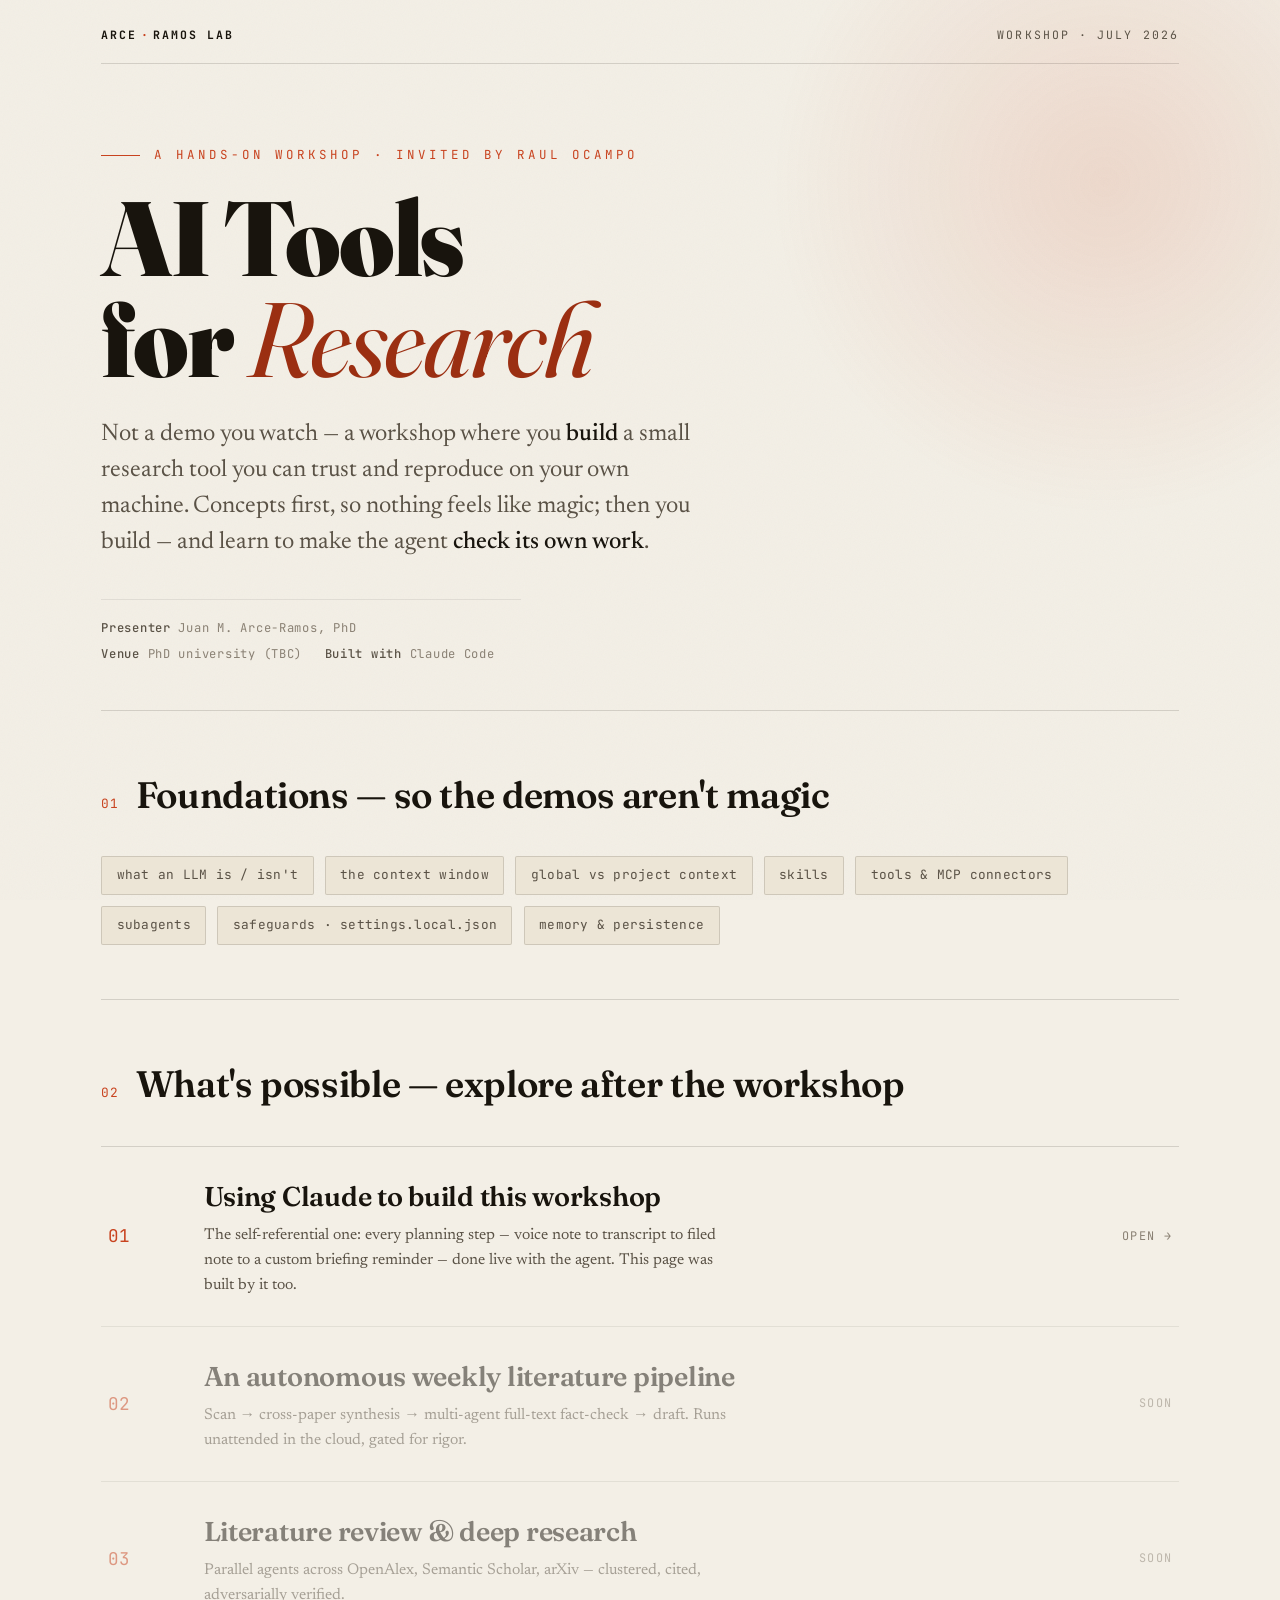
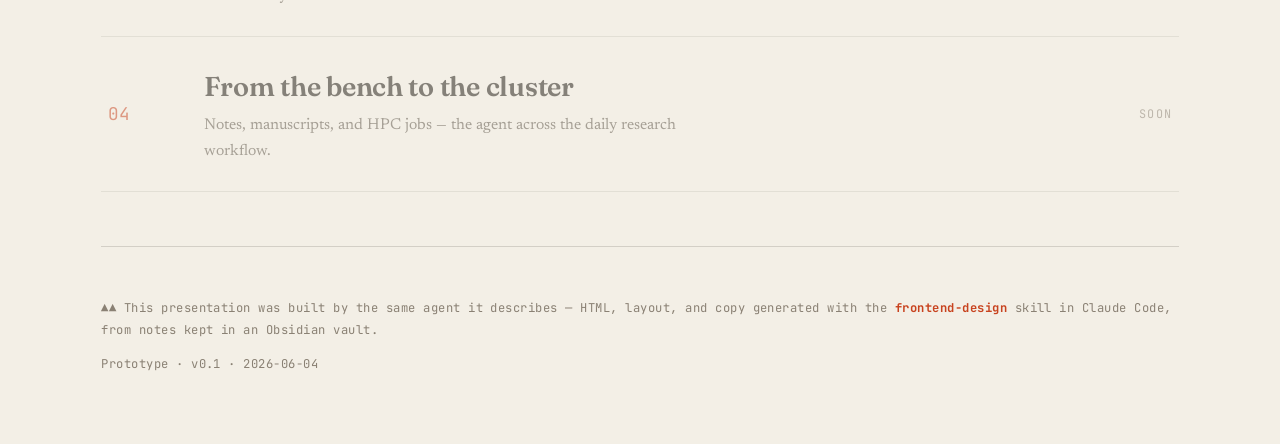
<file: index.html>
<!DOCTYPE html>
<html lang="en">
<head>
  <meta charset="utf-8">
  <meta name="viewport" content="width=device-width, initial-scale=1">
  <title>AI Tools for Research — Workshop</title>
  <link rel="stylesheet" href="assets/style.css">
</head>
<body>
  <div class="wrap">

    <header class="topbar">
      <span class="mark">ARCE&#8202;<b>·</b>&#8202;RAMOS LAB</span>
      <span>Workshop &middot; July 2026</span>
    </header>

    <section class="hero">
      <p class="kicker reveal">A hands-on workshop &middot; invited by Raul Ocampo</p>
      <h1 class="title reveal">AI&nbsp;Tools<br>for <em>Research</em></h1>
      <p class="lede reveal">Not a demo you watch &mdash; a workshop where you <b>build</b> a small research tool you can trust and reproduce on your own machine. Concepts first, so nothing feels like magic; then you build &mdash; and learn to make the agent <b>check its own work</b>.</p>
      <div class="byline reveal">
        <span><b>Presenter</b> Juan M. Arce-Ramos, PhD</span>
        <span><b>Venue</b> PhD university (TBC)</span>
        <span><b>Built with</b> Claude Code</span>
      </div>
    </section>

    <section class="section">
      <div class="sec-head"><span class="sec-no">01</span><h2 class="sec-title">Foundations &mdash; so the demos aren't magic</h2></div>
      <div class="concepts">
        <span class="chip">what an LLM is / isn't</span>
        <span class="chip">the context window</span>
        <span class="chip">global vs project context</span>
        <span class="chip">skills</span>
        <span class="chip">tools &amp; MCP connectors</span>
        <span class="chip">subagents</span>
        <span class="chip">safeguards &middot; settings.local.json</span>
        <span class="chip">memory &amp; persistence</span>
      </div>
    </section>

    <section class="section">
      <div class="sec-head"><span class="sec-no">02</span><h2 class="sec-title">What's possible &mdash; explore after the workshop</h2></div>
      <div class="cases">
        <a class="case-row" href="case-study-meta.html">
          <span class="num">01</span>
          <span class="ct">
            <h3>Using Claude to build this workshop</h3>
            <p>The self-referential one: every planning step &mdash; voice note to transcript to filed note to a custom briefing reminder &mdash; done live with the agent. This page was built by it too.</p>
          </span>
          <span class="go">Open &rarr;</span>
        </a>
        <a class="case-row soon" href="#">
          <span class="num">02</span>
          <span class="ct">
            <h3>An autonomous weekly literature pipeline</h3>
            <p>Scan &rarr; cross-paper synthesis &rarr; multi-agent full-text fact-check &rarr; draft. Runs unattended in the cloud, gated for rigor.</p>
          </span>
          <span class="go">Soon</span>
        </a>
        <a class="case-row soon" href="#">
          <span class="num">03</span>
          <span class="ct">
            <h3>Literature review &amp; deep research</h3>
            <p>Parallel agents across OpenAlex, Semantic Scholar, arXiv &mdash; clustered, cited, adversarially verified.</p>
          </span>
          <span class="go">Soon</span>
        </a>
        <a class="case-row soon" href="#">
          <span class="num">04</span>
          <span class="ct">
            <h3>From the bench to the cluster</h3>
            <p>Notes, manuscripts, and HPC jobs &mdash; the agent across the daily research workflow.</p>
          </span>
          <span class="go">Soon</span>
        </a>
      </div>
    </section>

    <footer class="foot">
      <p>&#9650;&#9650; This presentation was built by the same agent it describes &mdash; HTML, layout, and copy generated with the <b>frontend-design</b> skill in Claude Code, from notes kept in an Obsidian vault.</p>
      <p>Prototype &middot; v0.1 &middot; 2026-06-04</p>
    </footer>

  </div>
</body>
</html>
</file>
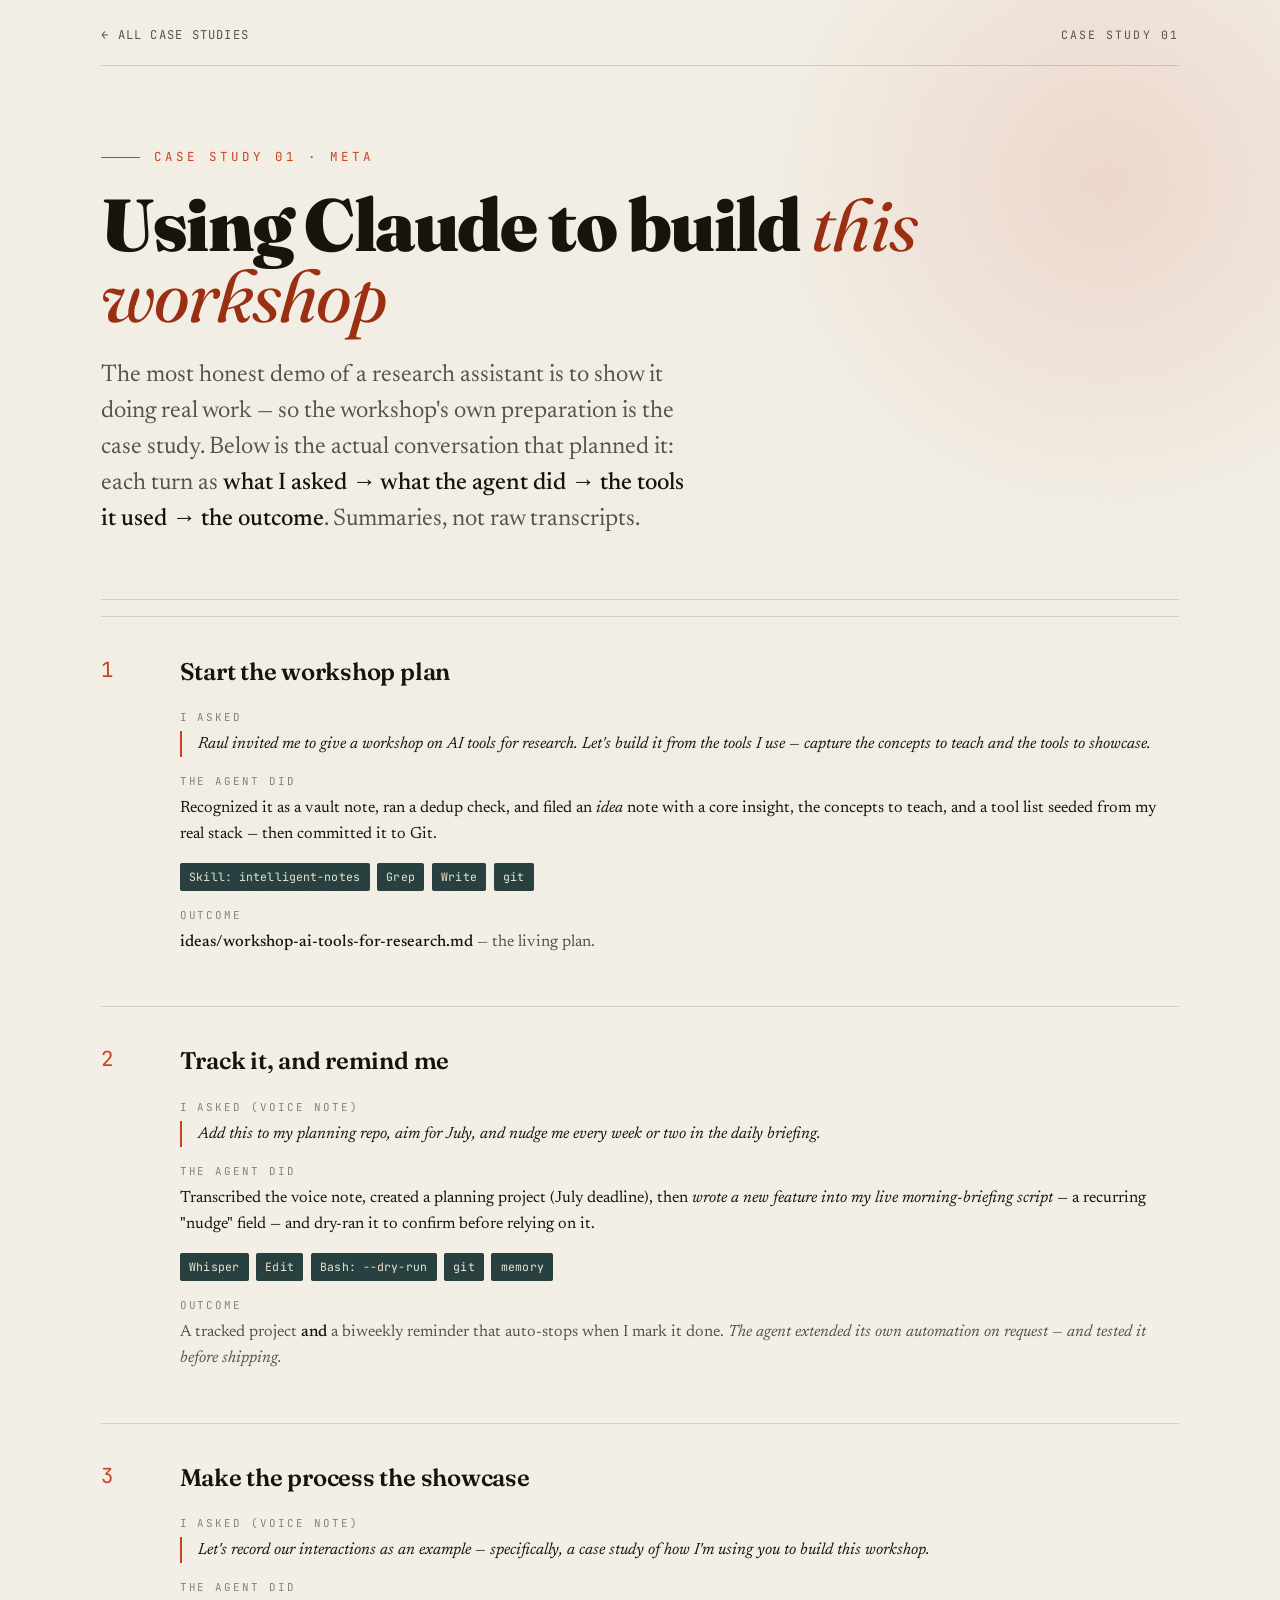
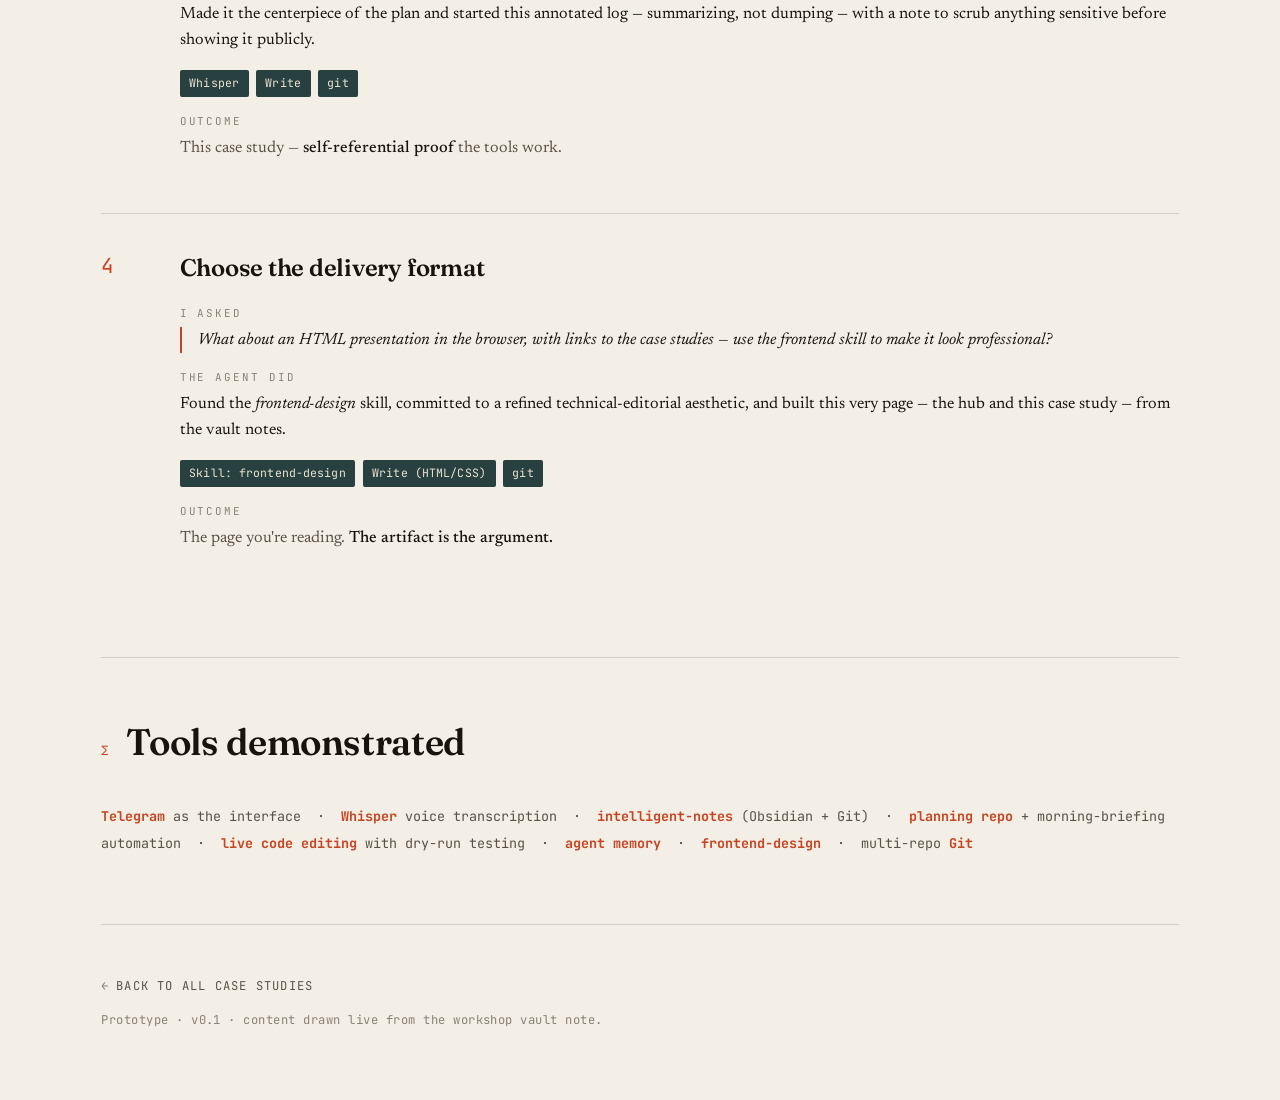
<file: case-study-meta.html>
<!DOCTYPE html>
<html lang="en">
<head>
  <meta charset="utf-8">
  <meta name="viewport" content="width=device-width, initial-scale=1">
  <title>Case Study 01 — Using Claude to Build This Workshop</title>
  <link rel="stylesheet" href="assets/style.css">
</head>
<body>
  <div class="wrap">

    <header class="topbar">
      <a href="index.html" class="back">&larr; All case studies</a>
      <span>Case study 01</span>
    </header>

    <section class="hero" style="padding-bottom:1.5rem">
      <p class="kicker reveal">Case study 01 &middot; meta</p>
      <h1 class="title reveal" style="font-size:clamp(2.4rem,7vw,4.6rem);max-width:20ch">Using Claude to build <em>this workshop</em></h1>
      <p class="lede reveal">The most honest demo of a research assistant is to show it doing real work &mdash; so the workshop's own preparation is the case study. Below is the actual conversation that planned it: each turn as <b>what I asked &rarr; what the agent did &rarr; the tools it used &rarr; the outcome</b>. Summaries, not raw transcripts.</p>
    </section>

    <section class="section" style="padding-top:1rem">

      <div class="turn reveal">
        <span class="tn">1</span>
        <div>
          <h3>Start the workshop plan</h3>
          <div class="qa ask"><span class="label">I asked</span><div class="body">Raul invited me to give a workshop on AI tools for research. Let's build it from the tools I use &mdash; capture the concepts to teach and the tools to showcase.</div></div>
          <div class="qa"><span class="label">The agent did</span><div class="body">Recognized it as a vault note, ran a dedup check, and filed an <em>idea</em> note with a core insight, the concepts to teach, and a tool list seeded from my real stack &mdash; then committed it to Git.</div></div>
          <div class="tools"><span class="tool">Skill: intelligent-notes</span><span class="tool">Grep</span><span class="tool">Write</span><span class="tool">git</span></div>
          <div class="qa" style="margin-top:1rem"><span class="label">Outcome</span><div class="body outcome"><b>ideas/workshop-ai-tools-for-research.md</b> &mdash; the living plan.</div></div>
        </div>
      </div>

      <div class="turn reveal">
        <span class="tn">2</span>
        <div>
          <h3>Track it, and remind me</h3>
          <div class="qa ask"><span class="label">I asked (voice note)</span><div class="body">Add this to my planning repo, aim for July, and nudge me every week or two in the daily briefing.</div></div>
          <div class="qa"><span class="label">The agent did</span><div class="body">Transcribed the voice note, created a planning project (July deadline), then <em>wrote a new feature into my live morning-briefing script</em> &mdash; a recurring "nudge" field &mdash; and dry-ran it to confirm before relying on it.</div></div>
          <div class="tools"><span class="tool">Whisper</span><span class="tool">Edit</span><span class="tool">Bash: --dry-run</span><span class="tool">git</span><span class="tool">memory</span></div>
          <div class="qa" style="margin-top:1rem"><span class="label">Outcome</span><div class="body outcome">A tracked project <b>and</b> a biweekly reminder that auto-stops when I mark it done. <em>The agent extended its own automation on request &mdash; and tested it before shipping.</em></div></div>
        </div>
      </div>

      <div class="turn reveal">
        <span class="tn">3</span>
        <div>
          <h3>Make the process the showcase</h3>
          <div class="qa ask"><span class="label">I asked (voice note)</span><div class="body">Let's record our interactions as an example &mdash; specifically, a case study of how I'm using you to build <em>this</em> workshop.</div></div>
          <div class="qa"><span class="label">The agent did</span><div class="body">Made it the centerpiece of the plan and started this annotated log &mdash; summarizing, not dumping &mdash; with a note to scrub anything sensitive before showing it publicly.</div></div>
          <div class="tools"><span class="tool">Whisper</span><span class="tool">Write</span><span class="tool">git</span></div>
          <div class="qa" style="margin-top:1rem"><span class="label">Outcome</span><div class="body outcome">This case study &mdash; <b>self-referential proof</b> the tools work.</div></div>
        </div>
      </div>

      <div class="turn reveal">
        <span class="tn">4</span>
        <div>
          <h3>Choose the delivery format</h3>
          <div class="qa ask"><span class="label">I asked</span><div class="body">What about an HTML presentation in the browser, with links to the case studies &mdash; use the frontend skill to make it look professional?</div></div>
          <div class="qa"><span class="label">The agent did</span><div class="body">Found the <em>frontend-design</em> skill, committed to a refined technical-editorial aesthetic, and built this very page &mdash; the hub and this case study &mdash; from the vault notes.</div></div>
          <div class="tools"><span class="tool">Skill: frontend-design</span><span class="tool">Write (HTML/CSS)</span><span class="tool">git</span></div>
          <div class="qa" style="margin-top:1rem"><span class="label">Outcome</span><div class="body outcome">The page you're reading. <b>The artifact is the argument.</b></div></div>
        </div>
      </div>

    </section>

    <section class="section">
      <div class="sec-head"><span class="sec-no">&#931;</span><h2 class="sec-title">Tools demonstrated</h2></div>
      <p class="toolmap">
        <b>Telegram</b> as the interface &nbsp;&middot;&nbsp; <b>Whisper</b> voice transcription &nbsp;&middot;&nbsp; <b>intelligent-notes</b> (Obsidian + Git) &nbsp;&middot;&nbsp; <b>planning repo</b> + morning-briefing automation &nbsp;&middot;&nbsp; <b>live code editing</b> with dry-run testing &nbsp;&middot;&nbsp; <b>agent memory</b> &nbsp;&middot;&nbsp; <b>frontend-design</b> &nbsp;&middot;&nbsp; multi-repo <b>Git</b>
      </p>
    </section>

    <footer class="foot">
      <p>&larr; <a href="index.html" class="back" style="display:inline">Back to all case studies</a></p>
      <p>Prototype &middot; v0.1 &middot; content drawn live from the workshop vault note.</p>
    </footer>

  </div>
</body>
</html>
</file>
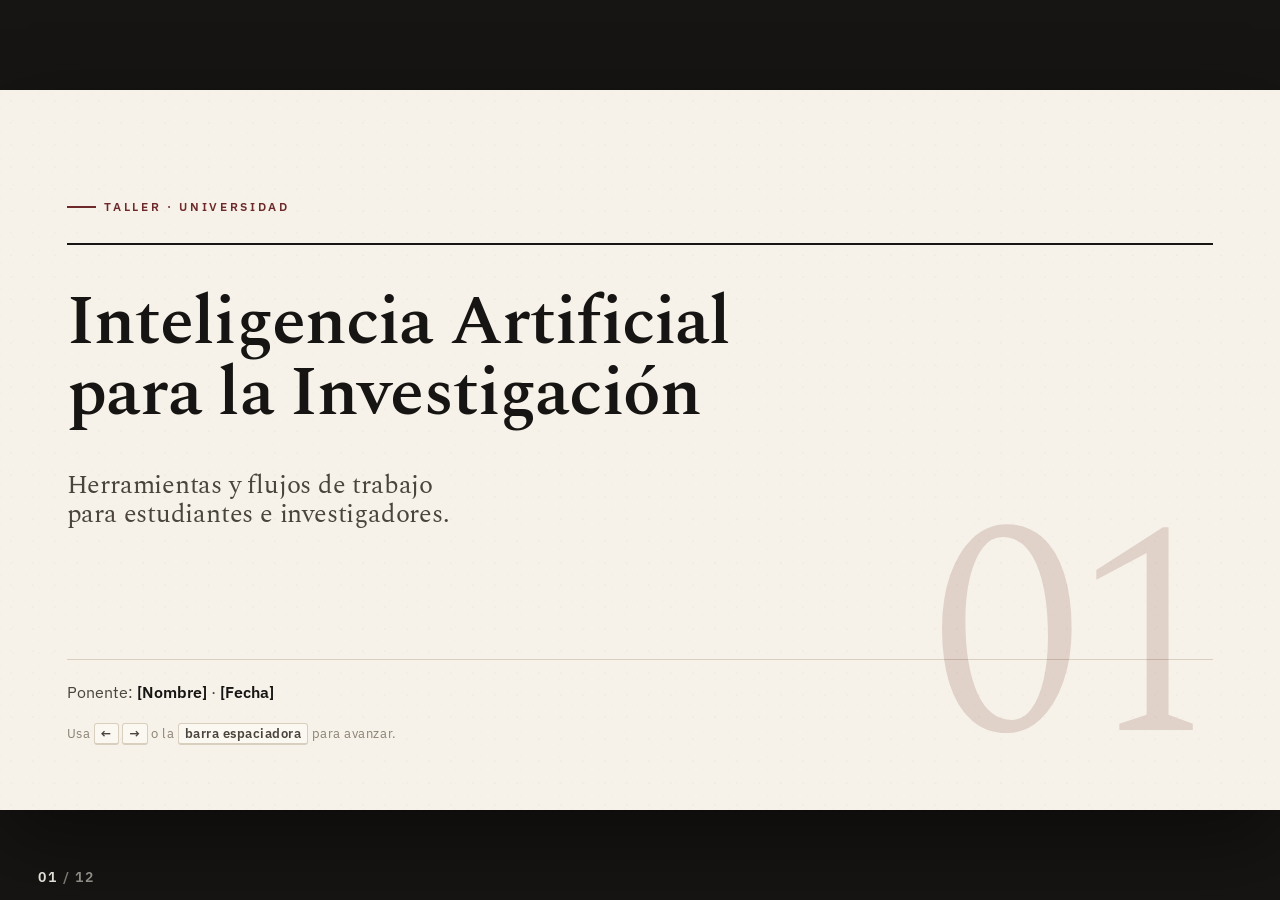
<file: taller-ia-alt1-editorial.html>
<!DOCTYPE html>
<!--
  ============================================================================
  TALLER · "Inteligencia Artificial para la Investigación"
  Diseño: "EDITORIAL ACADÉMICO" — inspirado en revistas científicas y tipografía
  de libro fino. Fondo papel cálido, tinta casi negra, acento oxblood/burgundy.
  Transición: "page turn" horizontal (~500ms, cubic-bezier refinado).

  --------------------------------------------------------------------------
  CONTROLES DE TECLADO / NAVEGACIÓN
    →  /  Espacio  /  PageDown  /  clic en el ~60% derecho   → siguiente
    ←  /  PageUp   /  clic en el ~40% izquierdo              → anterior
    Home                                                     → primera
    End                                                      → última
    F                                                        → pantalla completa
    Swipe (táctil) izquierda / derecha                       → siguiente / anterior
    Clic en los puntos del indicador de progreso             → salta a esa slide
  --------------------------------------------------------------------------
  CÓMO EDITAR / DUPLICAR UNA SLIDE
    Cada diapositiva es un bloque <section class="slide" data-slide="N"> ...
    bien comentado. Para añadir una, duplica un bloque completo, ajusta el
    número data-slide y el folio, y edita el contenido. El contador y los
    puntos se generan solos a partir de las <section class="slide"> existentes.
  ============================================================================
-->
<html lang="es">
<head>
<meta charset="UTF-8" />
<meta name="viewport" content="width=device-width, initial-scale=1.0" />
<title>Inteligencia Artificial para la Investigación · Taller</title>

<!-- Google Fonts: Spectral (serif editorial) + IBM Plex Sans (humanista).
     Si no hay conexión, los fallbacks del sistema mantienen el estilo. -->
<link rel="preconnect" href="https://fonts.googleapis.com" />
<link rel="preconnect" href="https://fonts.gstatic.com" crossorigin />
<link
  href="https://fonts.googleapis.com/css2?family=Spectral:ital,wght@0,300;0,400;0,500;0,600;0,700;1,400;1,500&family=IBM+Plex+Sans:wght@400;500;600;700&display=swap"
  rel="stylesheet"
/>

<style>
  /* ===================== TOKENS / VARIABLES ===================== */
  :root{
    /* Paleta papel + tinta + acento oxblood */
    --paper:        #F6F2E9;   /* fondo papel cálido */
    --paper-bright: #FBF8F1;   /* papel más claro (paneles) */
    --ink:          #171513;   /* tinta casi negra */
    --ink-soft:     #4A443C;   /* tinta suave para texto secundario */
    --ink-faint:    #8A8174;   /* tinta tenue para captions / folios fantasma */
    --accent:       #6E2A2A;   /* oxblood / burgundy, uso restringido */
    --accent-tint:  rgba(110,42,42,0.08);
    --rule:         #D8CFBE;   /* hairline sobre papel */

    /* Tipografía */
    --serif: 'Spectral', 'Source Serif 4', 'Georgia', 'Times New Roman', serif;
    --sans:  'IBM Plex Sans', 'Archivo', system-ui, -apple-system, 'Segoe UI', sans-serif;

    /* Ritmo base / escala fluida (16:9, proyectable) */
    --gutter: clamp(40px, 5.2vw, 96px);   /* margen exterior editorial */
    --baseline: clamp(22px, 2.1vw, 30px); /* ritmo vertical base */
    --transition: 520ms;                  /* duración del page-turn */
    --ease: cubic-bezier(0.66, 0, 0.20, 1); /* curva refinada */
  }

  /* ===================== RESET LIGERO ===================== */
  *{ margin:0; padding:0; box-sizing:border-box; }
  html,body{ height:100%; }
  body{
    background:var(--ink);             /* letterbox oscuro alrededor del 16:9 */
    color:var(--ink);
    font-family:var(--sans);
    overflow:hidden;
    -webkit-font-smoothing:antialiased;
    text-rendering:optimizeLegibility;
  }
  ::selection{ background:var(--accent); color:var(--paper-bright); }

  /* ===================== ESCENARIO 16:9 ===================== */
  /* La presentación vive en una caja 16:9 centrada; el fondo es tinta. */
  #stage{
    position:fixed; inset:0;
    display:flex; align-items:center; justify-content:center;
  }
  #deck{
    position:relative;
    width:min(100vw, calc(100vh * 16 / 9));
    height:min(100vh, calc(100vw * 9 / 16));
    background:var(--paper);
    overflow:hidden;
    box-shadow:0 30px 80px rgba(0,0,0,0.45);
    /* Textura sutil de papel: motas muy tenues, sin distraer */
    background-image:
      radial-gradient(rgba(23,21,19,0.018) 1px, transparent 1px),
      radial-gradient(rgba(23,21,19,0.012) 1px, transparent 1px);
    background-size:22px 22px, 13px 13px;
    background-position:0 0, 7px 11px;
  }

  /* ===================== SLIDES + PAGE-TURN ===================== */
  .slide{
    position:absolute; inset:0;
    padding:var(--gutter);
    display:flex; flex-direction:column;
    opacity:0;
    transform:translate3d(100%,0,0);    /* fuera, a la derecha (por defecto) */
    transition:transform var(--transition) var(--ease),
               opacity var(--transition) var(--ease);
    will-change:transform, opacity;
    pointer-events:none;
    font-size:clamp(22px, 1.55vw, 26px); /* >=22px para proyección */
    line-height:1.5;
    color:var(--ink-soft);
  }
  .slide.is-active{
    opacity:1;
    transform:translate3d(0,0,0);
    pointer-events:auto;
    z-index:2;
  }
  /* La que sale hacia la izquierda (avanzar) */
  .slide.is-leaving-left{
    opacity:0;
    transform:translate3d(-32%,0,0);
    z-index:1;
  }
  /* La que sale hacia la derecha (retroceder) */
  .slide.is-leaving-right{
    opacity:0;
    transform:translate3d(100%,0,0);
    z-index:1;
  }
  /* Estado de espera para la que entra desde la izquierda (al retroceder) */
  .slide.from-left{
    transform:translate3d(-32%,0,0);
  }

  /* Velo sutil tipo "doblez de página" que barre durante la transición */
  .slide::after{
    content:"";
    position:absolute; top:0; bottom:0; right:-12%;
    width:14%;
    background:linear-gradient(90deg, rgba(23,21,19,0.10), rgba(23,21,19,0));
    opacity:0;
    transition:opacity var(--transition) var(--ease);
    pointer-events:none;
  }
  .slide.is-leaving-left::after{ opacity:1; }

  /* ===================== ELEMENTOS EDITORIALES COMUNES ===================== */

  /* Eyebrow: etiqueta en versalitas, sans */
  .eyebrow{
    font-family:var(--sans);
    font-weight:600;
    font-size:clamp(12px, 0.95vw, 15px);
    letter-spacing:0.22em;
    text-transform:uppercase;
    color:var(--accent);
    display:inline-flex; align-items:center; gap:0.7em;
  }
  .eyebrow::before{ /* tic de regla corta antes del eyebrow */
    content:""; width:2.4em; height:2px; background:var(--accent);
    display:inline-block;
  }

  /* Hairline rule horizontal */
  .rule{ height:1px; background:var(--rule); border:0; width:100%; }
  .rule--ink{ background:var(--ink); height:2px; }
  .rule--accent{ background:var(--accent); height:2px; }

  /* Encabezados serif */
  h1.title{
    font-family:var(--serif);
    font-weight:600;
    font-size:clamp(40px, 5.4vw, 86px);
    line-height:1.02;
    letter-spacing:-0.012em;
    color:var(--ink);
    max-width:18ch;
  }
  h2.head{
    font-family:var(--serif);
    font-weight:600;
    font-size:clamp(32px, 3.8vw, 60px);
    line-height:1.05;
    letter-spacing:-0.01em;
    color:var(--ink);
    max-width:20ch;
  }

  /* Folio grande de display en una esquina (número de diapositiva). */
  .folio{
    position:absolute;
    font-family:var(--serif);
    font-weight:300;
    line-height:1;
    color:var(--accent);
    opacity:0.16;
    font-size:clamp(150px, 24vw, 360px);
    user-select:none; pointer-events:none;
    letter-spacing:-0.04em;
  }
  .folio--br{ right:var(--gutter); bottom:calc(var(--gutter) - 0.16em); }
  .folio--tr{ right:var(--gutter); top:calc(var(--gutter) - 0.18em); }

  /* Kicker / running head de la slide (arriba a la derecha, pequeño) */
  .runhead{
    font-family:var(--sans);
    font-size:clamp(11px, 0.9vw, 14px);
    letter-spacing:0.16em;
    text-transform:uppercase;
    color:var(--ink-faint);
  }

  /* Bloque de cita / pull-quote serif grande */
  .pullquote{
    font-family:var(--serif);
    font-weight:500;
    font-size:clamp(30px, 3.5vw, 58px);
    line-height:1.12;
    letter-spacing:-0.008em;
    color:var(--ink);
    max-width:20ch;
  }
  .pullquote .em{ color:var(--accent); font-style:italic; }

  /* Caption / nota a pie */
  .caption{
    font-family:var(--sans);
    font-size:clamp(15px, 1.15vw, 19px);
    color:var(--ink-soft);
  }
  .note{
    font-family:var(--sans);
    font-style:normal;
    color:var(--accent);
    font-weight:500;
  }

  /* Cabecera estándar de slide de contenido: eyebrow + running head */
  .slide-top{
    display:flex; align-items:baseline; justify-content:space-between;
    gap:24px;
  }

  /* Layout en dos columnas asimétricas (texto / lista) */
  .cols{
    display:grid;
    grid-template-columns:1.05fr 1fr;
    gap:clamp(36px, 4vw, 80px);
    flex:1;
    align-items:start;
  }
  .cols--narrowleft{ grid-template-columns:0.78fr 1fr; }

  /* Lista numerada editorial (folios colgantes) para la agenda */
  ol.editorial{
    list-style:none;
    counter-reset:ed;
    display:grid;
    grid-template-columns:1fr 1fr;
    column-gap:clamp(40px, 5vw, 96px);
    row-gap:0;
  }
  ol.editorial li{
    counter-increment:ed;
    display:grid;
    grid-template-columns:2.6em 1fr;
    align-items:baseline;
    padding:0.62em 0;
    border-bottom:1px solid var(--rule);
    font-family:var(--serif);
    font-size:clamp(19px, 1.7vw, 27px);
    color:var(--ink);
    line-height:1.18;
  }
  ol.editorial li::before{
    content:counter(ed, decimal-leading-zero);
    font-family:var(--sans);
    font-weight:600;
    font-size:0.62em;
    color:var(--accent);
    letter-spacing:0.02em;
  }

  /* Lista de "puntos" sin viñeta circular: regla + texto */
  ul.dashes{ list-style:none; display:flex; flex-direction:column; gap:0.85em; }
  ul.dashes li{
    display:grid; grid-template-columns:auto 1fr; gap:0.9em; align-items:start;
    font-family:var(--serif);
    font-size:clamp(20px, 1.85vw, 30px);
    line-height:1.22;
    color:var(--ink);
  }
  ul.dashes li::before{
    content:""; width:1.5em; height:2px; background:var(--accent);
    margin-top:0.62em;
  }
  ul.dashes li b{ font-weight:600; }

  /* Rejilla de cuatro categorías (panorama de herramientas) */
  .quad{
    display:grid;
    grid-template-columns:1fr 1fr;
    grid-template-rows:1fr 1fr;
    gap:0;
    flex:1;
    border-top:2px solid var(--ink);
    border-left:1px solid var(--rule);
  }
  .quad .cell{
    border-right:1px solid var(--rule);
    border-bottom:1px solid var(--rule);
    padding:clamp(18px, 2.2vw, 34px) clamp(20px, 2.4vw, 38px);
    display:flex; flex-direction:column; gap:0.5em;
  }
  .quad .cell .k{
    font-family:var(--sans);
    font-weight:600;
    letter-spacing:0.14em; text-transform:uppercase;
    font-size:clamp(12px, 1vw, 15px);
    color:var(--accent);
    display:flex; align-items:baseline; gap:0.6em;
  }
  .quad .cell .k .idx{ color:var(--ink-faint); font-variant-numeric:tabular-nums; }
  .quad .cell .tools{
    font-family:var(--serif);
    font-size:clamp(20px, 1.95vw, 32px);
    line-height:1.16;
    color:var(--ink);
    font-weight:500;
  }
  .quad .cell .tools .sep{ color:var(--ink-faint); font-weight:300; }

  /* Bloque numerado horizontal (4 principios / 4 ítems de ética) */
  .principles{
    display:grid;
    grid-template-columns:repeat(4, 1fr);
    gap:0;
    flex:1;
    align-items:stretch;
  }
  .principles .p{
    padding:clamp(14px,1.8vw,26px) clamp(18px,1.8vw,30px) 0 0;
    border-top:2px solid var(--ink);
    margin-right:clamp(18px,1.8vw,30px);
    display:flex; flex-direction:column; gap:0.45em;
  }
  .principles .p:last-child{ margin-right:0; }
  .principles .p .pn{
    font-family:var(--serif); font-weight:300;
    font-size:clamp(34px, 3.4vw, 56px);
    line-height:0.9; color:var(--accent);
  }
  .principles .p .pt{
    font-family:var(--sans); font-weight:600;
    font-size:clamp(17px, 1.35vw, 22px);
    letter-spacing:0.01em; color:var(--ink);
  }
  .principles .p .pd{
    font-family:var(--sans);
    font-size:clamp(15px, 1.15vw, 19px);
    color:var(--ink-soft); line-height:1.35;
  }
  .principles .p .pd em{ color:var(--ink); font-style:italic; }

  /* Panel de "objetivo" / destacado a la izquierda */
  .objective{
    background:var(--accent);
    color:var(--paper-bright);
    padding:clamp(22px,2.4vw,40px);
    align-self:start;
    max-width:100%;
  }
  .objective .lbl{
    font-family:var(--sans); font-weight:600;
    letter-spacing:0.2em; text-transform:uppercase;
    font-size:clamp(11px,0.95vw,14px);
    opacity:0.8;
  }
  .objective .txt{
    font-family:var(--serif); font-weight:500;
    font-size:clamp(24px,2.4vw,38px); line-height:1.12;
    margin-top:0.35em;
  }

  /* Entradas tipo "ficha" para herramientas (slides 5,6,8) */
  .entries{ display:flex; flex-direction:column; gap:1.05em; }
  .entry{ display:grid; grid-template-columns:auto 1fr; gap:1em; align-items:start; }
  .entry .tag{
    font-family:var(--sans); font-weight:700;
    font-size:clamp(14px,1.1vw,18px);
    letter-spacing:0.04em;
    color:var(--paper-bright);
    background:var(--ink);
    padding:0.28em 0.7em; white-space:nowrap;
    align-self:start; margin-top:0.15em;
  }
  .entry .tag--accent{ background:var(--accent); }
  .entry .body{
    font-family:var(--serif);
    font-size:clamp(20px,1.8vw,30px); line-height:1.24; color:var(--ink);
  }

  /* Pie de portada / créditos */
  .credit{
    font-family:var(--sans);
    font-size:clamp(16px,1.25vw,21px);
    color:var(--ink-soft);
  }
  .credit b{ color:var(--ink); font-weight:600; }
  .hint{
    font-family:var(--sans);
    font-size:clamp(13px,1vw,16px);
    color:var(--ink-faint);
    letter-spacing:0.04em;
  }
  .hint kbd{
    font-family:var(--sans); font-weight:600;
    border:1px solid var(--rule); border-bottom-width:2px;
    border-radius:3px; padding:0.05em 0.45em; color:var(--ink-soft);
    background:var(--paper-bright);
  }

  /* Utilidades de espaciado vertical con ritmo base */
  .mt-half{ margin-top:calc(var(--baseline) * 0.5); }
  .mt-1{ margin-top:var(--baseline); }
  .mt-2{ margin-top:calc(var(--baseline) * 1.6); }
  .mt-auto{ margin-top:auto; }
  .stack{ display:flex; flex-direction:column; }
  .grow{ flex:1; }

  /* ===================== UI FIJA (contador + progreso) ===================== */
  /* Vive fuera del #deck para que no se mueva con el page-turn. */
  #ui{
    position:fixed; left:0; right:0; bottom:0;
    display:flex; align-items:center; justify-content:space-between;
    padding:14px clamp(18px, 3vw, 40px);
    z-index:50;
    pointer-events:none; /* sólo los hijos interactivos reciben eventos */
    font-family:var(--sans);
    color:var(--paper);
    mix-blend-mode:difference; /* contraste contra papel o tinta */
  }
  #counter{
    font-variant-numeric:tabular-nums;
    font-weight:600; letter-spacing:0.14em; font-size:14px;
  }
  #counter .sep{ opacity:0.5; margin:0 0.3em; }
  #counter .total{ opacity:0.6; }

  #dots{ display:flex; gap:9px; pointer-events:auto; }
  #dots button{
    appearance:none; border:0; background:transparent; cursor:pointer;
    width:14px; height:14px; padding:0; display:grid; place-items:center;
  }
  #dots button .bead{
    width:8px; height:8px; border-radius:50%;
    background:currentColor; opacity:0.34;
    transition:opacity 220ms ease, transform 220ms ease;
  }
  #dots button:hover .bead{ opacity:0.7; transform:scale(1.15); }
  #dots button[aria-current="true"] .bead{
    opacity:1; transform:scale(1.35);
  }

  /* Barra de progreso fina arriba del todo */
  #progressbar{
    position:fixed; top:0; left:0; height:3px; z-index:51;
    background:var(--accent);
    width:0%;
    transition:width var(--transition) var(--ease);
  }

  /* Zonas de clic para navegación (izq/der). Sin estorbar la UI. */
  #navzones{ position:fixed; inset:0; z-index:10; }
  #navzones .zone{ position:absolute; top:0; bottom:64px; cursor:pointer; }
  #navzones .prev{ left:0; width:40%; }
  #navzones .next{ right:0; width:60%; }

  /* ===================== REDUCED MOTION ===================== */
  @media (prefers-reduced-motion: reduce){
    .slide{
      transition:opacity 180ms linear;
      transform:none !important;
    }
    .slide.is-leaving-left,
    .slide.is-leaving-right,
    .slide.from-left{ transform:none !important; opacity:0; }
    .slide::after{ display:none; }
    #progressbar{ transition:none; }
  }

  /* ===================== AJUSTES PARA PANTALLAS MUY ANGOSTAS ===================== */
  @media (max-aspect-ratio:11/10){
    .cols, .cols--narrowleft{ grid-template-columns:1fr; gap:24px; }
    ol.editorial{ grid-template-columns:1fr; }
    .principles{ grid-template-columns:1fr 1fr; }
    .principles .p{ margin-bottom:18px; }
  }
</style>
</head>

<body>

<!-- Barra de progreso superior -->
<div id="progressbar" aria-hidden="true"></div>

<!-- Escenario 16:9 -->
<div id="stage">
  <div id="deck">

    <!-- ====================================================================
         SLIDE 01 — PORTADA
         ==================================================================== -->
    <section class="slide" data-slide="1" data-runhead="Portada">
      <div class="folio folio--br">01</div>

      <div class="stack grow">
        <div class="mt-1">
          <span class="eyebrow">Taller · Universidad</span>
        </div>

        <hr class="rule rule--ink mt-1" />

        <h1 class="title mt-2">Inteligencia Artificial<br/>para la Investigación</h1>

        <p class="pullquote mt-2" style="font-size:clamp(20px,2vw,30px);font-weight:400;max-width:30ch;color:var(--ink-soft);">
          Herramientas y flujos de trabajo para estudiantes e investigadores.
        </p>

        <div class="mt-auto stack" style="gap:0.9em;">
          <hr class="rule" />
          <p class="credit">
            Ponente: <b>[Nombre]</b> · <b>[Fecha]</b>
          </p>
          <p class="hint">
            Usa <kbd>←</kbd> <kbd>→</kbd> o la <kbd>barra espaciadora</kbd> para avanzar.
          </p>
        </div>
      </div>
    </section>

    <!-- ====================================================================
         SLIDE 02 — AGENDA DEL DÍA
         ==================================================================== -->
    <section class="slide" data-slide="2" data-runhead="Agenda">
      <div class="folio folio--tr">02</div>

      <div class="slide-top">
        <span class="eyebrow">Agenda del día</span>
        <span class="runhead" data-runhead-slot></span>
      </div>
      <hr class="rule rule--ink mt-half" />

      <h2 class="head mt-1" style="font-size:clamp(26px,3vw,46px);">Diez paradas para el día de hoy</h2>

      <ol class="editorial mt-1 grow" style="align-content:center;">
        <li>¿Por qué IA en la investigación?</li>
        <li>Panorama de herramientas</li>
        <li>Búsqueda y revisión de literatura</li>
        <li>Lectura y síntesis de fuentes</li>
        <li>Escritura académica asistida</li>
        <li>Análisis de datos y código</li>
        <li>Prompting efectivo</li>
        <li>Ética e integridad académica</li>
        <li>Ejercicio práctico</li>
        <li>Recursos y cierre</li>
      </ol>
    </section>

    <!-- ====================================================================
         SLIDE 03 — ¿POR QUÉ IA EN LA INVESTIGACIÓN?
         ==================================================================== -->
    <section class="slide" data-slide="3" data-runhead="¿Por qué IA?">
      <div class="folio folio--br">03</div>

      <div class="slide-top">
        <span class="eyebrow">¿Por qué IA en la investigación?</span>
        <span class="runhead" data-runhead-slot></span>
      </div>
      <hr class="rule rule--ink mt-half" />

      <div class="cols mt-1" style="align-items:center;">
        <!-- Columna A: pull-quote -->
        <blockquote class="pullquote">
          La IA generativa (LLMs) no reemplaza el criterio del investigador:
          <span class="em">amplifica su productividad.</span>
        </blockquote>

        <!-- Columna B: tres puntos + nota -->
        <div class="stack" style="gap:1.2em;">
          <ul class="dashes">
            <li>Acelera tareas repetitivas</li>
            <li>Explora la literatura más rápido</li>
            <li>Itera ideas y borradores <b>(drafts)</b></li>
          </ul>
          <hr class="rule" />
          <p class="caption">
            <span class="note">Nota.</span> Siempre con verificación humana.
          </p>
        </div>
      </div>
    </section>

    <!-- ====================================================================
         SLIDE 04 — PANORAMA DE HERRAMIENTAS (cuatro categorías)
         ==================================================================== -->
    <section class="slide" data-slide="4" data-runhead="Panorama">
      <div class="slide-top">
        <span class="eyebrow">Panorama de herramientas</span>
        <span class="runhead" data-runhead-slot></span>
      </div>
      <h2 class="head mt-half" style="font-size:clamp(24px,2.6vw,40px);">Cuatro categorías para orientarse</h2>

      <!-- Rejilla 2×2 con líneas tipo tabla editorial -->
      <div class="quad mt-1">
        <div class="cell">
          <span class="k"><span class="idx">I</span> Búsqueda &amp; literatura</span>
          <span class="tools">Elicit <span class="sep">·</span> Consensus <span class="sep">·</span> Semantic Scholar <span class="sep">·</span> Perplexity</span>
        </div>
        <div class="cell">
          <span class="k"><span class="idx">II</span> Lectura &amp; síntesis</span>
          <span class="tools">NotebookLM <span class="sep">·</span> ChatPDF <span class="sep">·</span> SciSpace</span>
        </div>
        <div class="cell">
          <span class="k"><span class="idx">III</span> Escritura &amp; edición</span>
          <span class="tools">ChatGPT <span class="sep">·</span> Claude <span class="sep">·</span> Paperpal</span>
        </div>
        <div class="cell">
          <span class="k"><span class="idx">IV</span> Datos &amp; código</span>
          <span class="tools">Claude <span class="sep">·</span> ChatGPT (Code Interpreter) <span class="sep">·</span> Julius AI</span>
        </div>
      </div>
    </section>

    <!-- ====================================================================
         SLIDE 05 — BÚSQUEDA Y REVISIÓN DE LITERATURA
         ==================================================================== -->
    <section class="slide" data-slide="5" data-runhead="Literatura">
      <div class="folio folio--br">05</div>

      <div class="slide-top">
        <span class="eyebrow">Búsqueda y revisión de literatura</span>
        <span class="runhead" data-runhead-slot></span>
      </div>
      <hr class="rule rule--ink mt-half" />

      <div class="cols cols--narrowleft mt-1" style="align-items:start;">
        <!-- Panel objetivo -->
        <div class="objective">
          <div class="lbl">Objetivo</div>
          <div class="txt">Encontrar y filtrar literatura relevante.</div>
        </div>

        <!-- Fichas de herramientas -->
        <div class="stack" style="gap:1.1em;">
          <div class="entries">
            <div class="entry">
              <span class="tag">Elicit</span>
              <span class="body">Formula tu pregunta de investigación y extrae los <i>findings</i> de los papers.</span>
            </div>
            <div class="entry">
              <span class="tag">Consensus</span>
              <span class="body">Respuestas basadas en evidencia científica.</span>
            </div>
          </div>
          <hr class="rule" />
          <p class="caption">
            <span class="note">Tip.</span> Verifica siempre la fuente primaria <i>(primary source)</i>.
          </p>
        </div>
      </div>
    </section>

    <!-- ====================================================================
         SLIDE 06 — LECTURA Y SÍNTESIS DE FUENTES
         ==================================================================== -->
    <section class="slide" data-slide="6" data-runhead="Síntesis">
      <div class="folio folio--br">06</div>

      <div class="slide-top">
        <span class="eyebrow">Lectura y síntesis de fuentes</span>
        <span class="runhead" data-runhead-slot></span>
      </div>
      <hr class="rule rule--ink mt-half" />

      <div class="cols mt-1" style="align-items:start;">
        <div class="stack" style="gap:1.1em;">
          <div class="entries">
            <div class="entry">
              <span class="tag tag--accent">NotebookLM</span>
              <span class="body">Sube tus PDFs y pregunta con citas a tus propios documentos.</span>
            </div>
          </div>
          <ul class="dashes" style="font-size:clamp(19px,1.7vw,28px);">
            <li>Genera resúmenes</li>
            <li>Líneas de tiempo</li>
            <li>Mapas conceptuales</li>
          </ul>
        </div>

        <div class="stack mt-auto" style="gap:0.9em;align-self:end;">
          <hr class="rule rule--accent" />
          <p class="caption">
            <span class="note">Advertencia.</span> Cuidado con las alucinaciones
            <i>(hallucinations)</i>: verifica cada cita.
          </p>
        </div>
      </div>
    </section>

    <!-- ====================================================================
         SLIDE 07 — ESCRITURA ACADÉMICA ASISTIDA
         ==================================================================== -->
    <section class="slide" data-slide="7" data-runhead="Escritura">
      <div class="folio folio--br">07</div>

      <div class="slide-top">
        <span class="eyebrow">Escritura académica asistida</span>
        <span class="runhead" data-runhead-slot></span>
      </div>
      <hr class="rule rule--ink mt-half" />

      <div class="cols mt-1" style="align-items:center;">
        <!-- Pull-quote central -->
        <blockquote class="pullquote">
          El borrador puede ser de la IA;
          <span class="em">la voz y las ideas son tuyas.</span>
        </blockquote>

        <div class="stack" style="gap:1.1em;">
          <div class="stack" style="gap:0.5em;">
            <span class="eyebrow" style="color:var(--ink-faint);">Usos</span>
            <ul class="dashes" style="font-size:clamp(19px,1.6vw,27px);">
              <li>Estructurar</li>
              <li>Parafrasear</li>
              <li>Mejorar la claridad</li>
              <li>Traducir</li>
            </ul>
          </div>
          <hr class="rule" />
          <p class="caption">
            <span class="note">Integridad.</span> Declara el uso de IA según la
            política de tu institución.
          </p>
        </div>
      </div>
    </section>

    <!-- ====================================================================
         SLIDE 08 — ANÁLISIS DE DATOS Y CÓDIGO
         ==================================================================== -->
    <section class="slide" data-slide="8" data-runhead="Datos &amp; código">
      <div class="folio folio--br">08</div>

      <div class="slide-top">
        <span class="eyebrow">Análisis de datos y código</span>
        <span class="runhead" data-runhead-slot></span>
      </div>
      <hr class="rule rule--ink mt-half" />

      <div class="cols cols--narrowleft mt-1" style="align-items:start;">
        <blockquote class="pullquote" style="font-size:clamp(26px,2.7vw,42px);">
          Pega tus datos o describe el problema; la IA genera y explica código
          <span class="em">(Python / R).</span>
        </blockquote>

        <div class="stack" style="gap:1.1em;">
          <div class="stack" style="gap:0.5em;">
            <span class="eyebrow" style="color:var(--ink-faint);">Casos</span>
            <ul class="dashes" style="font-size:clamp(19px,1.6vw,27px);">
              <li>Limpieza de datos</li>
              <li>Estadística descriptiva</li>
              <li>Visualización</li>
            </ul>
          </div>
          <hr class="rule" />
          <p class="caption">
            <span class="note">Tip.</span> Pide que explique cada paso; no ejecutes
            código que no entiendas.
          </p>
        </div>
      </div>
    </section>

    <!-- ====================================================================
         SLIDE 09 — PROMPTING EFECTIVO (cuatro principios)
         ==================================================================== -->
    <section class="slide" data-slide="9" data-runhead="Prompting">
      <div class="folio folio--tr">09</div>

      <div class="slide-top">
        <span class="eyebrow">Prompting efectivo</span>
        <span class="runhead" data-runhead-slot></span>
      </div>
      <h2 class="head mt-half" style="font-size:clamp(24px,2.6vw,40px);">Cuatro principios</h2>

      <!-- Cuatro columnas numeradas con regla superior -->
      <div class="principles mt-1">
        <div class="p">
          <span class="pn">1</span>
          <span class="pt">Rol</span>
          <span class="pd">Asigna un rol: <em>«Actúa como revisor de metodología».</em></span>
        </div>
        <div class="p">
          <span class="pn">2</span>
          <span class="pt">Contexto</span>
          <span class="pd">Da contexto, objetivo y audiencia.</span>
        </div>
        <div class="p">
          <span class="pn">3</span>
          <span class="pt">Ejemplos</span>
          <span class="pd">Muestra ejemplos del formato deseado <em>(few-shot).</em></span>
        </div>
        <div class="p">
          <span class="pn">4</span>
          <span class="pt">Formato</span>
          <span class="pd">Especifica estructura y longitud de la salida <em>(output).</em></span>
        </div>
      </div>
    </section>

    <!-- ====================================================================
         SLIDE 10 — ÉTICA E INTEGRIDAD ACADÉMICA
         ==================================================================== -->
    <section class="slide" data-slide="10" data-runhead="Ética">
      <div class="folio folio--tr">10</div>

      <div class="slide-top">
        <span class="eyebrow">Ética e integridad académica</span>
        <span class="runhead" data-runhead-slot></span>
      </div>
      <h2 class="head mt-half" style="font-size:clamp(24px,2.6vw,40px);">Cuatro guardas indispensables</h2>

      <div class="principles mt-1">
        <div class="p">
          <span class="pn">1</span>
          <span class="pt">Verificación</span>
          <span class="pd">La IA puede inventar datos y referencias.</span>
        </div>
        <div class="p">
          <span class="pn">2</span>
          <span class="pt">Transparencia</span>
          <span class="pd">Cita el uso de IA.</span>
        </div>
        <div class="p">
          <span class="pn">3</span>
          <span class="pt">Privacidad</span>
          <span class="pd">No subas datos sensibles o confidenciales.</span>
        </div>
        <div class="p">
          <span class="pn">4</span>
          <span class="pt">Sesgos <span style="font-weight:400;">(bias)</span></span>
          <span class="pd">Los modelos reflejan los sesgos de sus datos.</span>
        </div>
      </div>
    </section>

    <!-- ====================================================================
         SLIDE 11 — EJERCICIO PRÁCTICO
         ==================================================================== -->
    <section class="slide" data-slide="11" data-runhead="Ejercicio">
      <div class="folio folio--br">11</div>

      <div class="slide-top">
        <span class="eyebrow">Ejercicio práctico</span>
        <span class="runhead" data-runhead-slot></span>
      </div>
      <hr class="rule rule--ink mt-half" />

      <div class="cols cols--narrowleft mt-1" style="align-items:start;">
        <div class="stack" style="gap:1.1em;">
          <div class="objective">
            <div class="lbl">Instrucción</div>
            <div class="txt">Elige un paper de tu área.</div>
          </div>
          <p class="caption">
            <span class="note">Meta.</span> 15 minutos · en parejas.
          </p>
        </div>

        <ol class="editorial" style="grid-template-columns:1fr;">
          <li>Resume su contribución con una herramienta.</li>
          <li>Formula 3 preguntas críticas.</li>
          <li>Verifica una afirmación contra la fuente.</li>
        </ol>
      </div>
    </section>

    <!-- ====================================================================
         SLIDE 12 — RECURSOS Y CIERRE
         ==================================================================== -->
    <section class="slide" data-slide="12" data-runhead="Cierre">
      <div class="folio folio--br">12</div>

      <div class="stack grow">
        <div class="mt-1">
          <span class="eyebrow">Recursos y cierre</span>
        </div>
        <hr class="rule rule--ink mt-1" />

        <h2 class="head mt-2" style="max-width:16ch;">Gracias.<br/>Seguimos la conversación.</h2>

        <div class="entries mt-2" style="gap:1.1em;max-width:34ch;">
          <div class="entry">
            <span class="tag">Slides</span>
            <span class="body">Diapositivas y guía de prompts: <span class="note">[enlace]</span></span>
          </div>
          <div class="entry">
            <span class="tag">Q&amp;A</span>
            <span class="body">Preguntas · Q&amp;A</span>
          </div>
          <div class="entry">
            <span class="tag tag--accent">Contacto</span>
            <span class="body">Gracias · <span class="note">[correo de contacto]</span></span>
          </div>
        </div>

        <div class="mt-auto">
          <hr class="rule" />
          <p class="hint mt-half">Inteligencia Artificial para la Investigación · Taller</p>
        </div>
      </div>
    </section>

  </div><!-- /#deck -->
</div><!-- /#stage -->

<!-- Zonas de clic invisibles para prev/next -->
<div id="navzones" aria-hidden="true">
  <div class="zone prev" data-nav="prev" title="Anterior"></div>
  <div class="zone next" data-nav="next" title="Siguiente"></div>
</div>

<!-- UI fija: contador + puntos de progreso -->
<div id="ui">
  <div id="counter" aria-live="polite">
    <span class="current">01</span><span class="sep">/</span><span class="total">12</span>
  </div>
  <nav id="dots" aria-label="Navegación de diapositivas"></nav>
</div>

<script>
(function(){
  'use strict';

  /* ===================== ESTADO Y REFERENCIAS ===================== */
  var deck     = document.getElementById('deck');
  var slides   = Array.prototype.slice.call(deck.querySelectorAll('.slide'));
  var total    = slides.length;
  var current  = 0;          // índice 0-based de la slide activa
  var animating = false;     // bloquea durante la transición
  var reduced  = window.matchMedia('(prefers-reduced-motion: reduce)').matches;

  var counterCur = document.querySelector('#counter .current');
  var counterTot = document.querySelector('#counter .total');
  var dotsWrap   = document.getElementById('dots');
  var progressbar= document.getElementById('progressbar');

  function pad(n){ return (n < 10 ? '0' : '') + n; }

  /* ===================== CONSTRUCCIÓN DE LA UI ===================== */
  counterTot.textContent = pad(total);

  // Puntos de progreso (uno por slide), clicables.
  slides.forEach(function(slide, i){
    var b = document.createElement('button');
    b.type = 'button';
    b.setAttribute('aria-label', 'Ir a la diapositiva ' + (i + 1));
    b.innerHTML = '<span class="bead"></span>';
    b.addEventListener('click', function(){ goTo(i); });
    dotsWrap.appendChild(b);
  });
  var dotButtons = Array.prototype.slice.call(dotsWrap.children);

  // Rellena los "running head" de cada slide a partir de data-runhead.
  slides.forEach(function(slide){
    var slot = slide.querySelector('[data-runhead-slot]');
    if (slot) slot.textContent = slide.getAttribute('data-runhead') || '';
  });

  /* ===================== TRANSICIÓN / RENDER ===================== */
  function setActive(i){
    slides.forEach(function(s, idx){
      s.classList.toggle('is-active', idx === i);
      if (idx !== i){
        s.classList.remove('is-leaving-left','is-leaving-right','from-left');
      }
    });
    counterCur.textContent = pad(i + 1);
    dotButtons.forEach(function(b, idx){
      b.setAttribute('aria-current', idx === i ? 'true' : 'false');
    });
    // Barra de progreso: porción acumulada.
    var pct = total <= 1 ? 100 : (i / (total - 1)) * 100;
    progressbar.style.width = pct + '%';
  }

  // Inicializa la primera slide sin animación de entrada.
  function init(){
    slides.forEach(function(s){ s.classList.remove('is-active','is-leaving-left','is-leaving-right','from-left'); });
    setActive(0);
  }

  function goTo(target){
    if (target === current) return;
    target = Math.max(0, Math.min(total - 1, target));
    if (target === current) return;

    var forward = target > current;
    var outgoing = slides[current];
    var incoming = slides[target];

    if (reduced){
      // Fallback: sólo opacidad, sin desplazamiento.
      outgoing.classList.remove('is-active');
      setActive(target);
      current = target;
      return;
    }

    animating = true;

    // Prepara la entrante en su posición de espera (der. si avanza, izq. si retrocede).
    incoming.classList.remove('is-active','is-leaving-left','is-leaving-right','from-left');
    if (forward){
      // por defecto la slide está a la derecha (translateX 100%) -> sólo activar
    } else {
      incoming.classList.add('from-left'); // a la izquierda, lista para entrar
    }

    // Fuerza reflow para que el estado inicial de la entrante se aplique.
    // eslint-disable-next-line no-unused-expressions
    incoming.offsetWidth;

    // Saca la saliente y mete la entrante.
    outgoing.classList.remove('is-active');
    outgoing.classList.add(forward ? 'is-leaving-left' : 'is-leaving-right');

    incoming.classList.remove('from-left');
    incoming.classList.add('is-active');

    setActive(target); // actualiza contador/dots/barra de inmediato

    current = target;

    // Limpia clases de la saliente al terminar la transición.
    var done = function(){
      outgoing.classList.remove('is-leaving-left','is-leaving-right');
      outgoing.removeEventListener('transitionend', done);
      animating = false;
    };
    outgoing.addEventListener('transitionend', done);
    // Respaldo por si transitionend no dispara.
    setTimeout(done, 700);
  }

  function next(){ if (!animating) goTo(current + 1); }
  function prev(){ if (!animating) goTo(current - 1); }
  function first(){ if (!animating) goTo(0); }
  function last(){ if (!animating) goTo(total - 1); }

  /* ===================== TECLADO ===================== */
  document.addEventListener('keydown', function(e){
    // Evita interferir si el usuario tiene foco en un campo editable.
    var t = e.target;
    if (t && (t.isContentEditable || /^(INPUT|TEXTAREA|SELECT)$/.test(t.tagName))) return;

    switch (e.key){
      case 'ArrowRight':
      case 'PageDown':
        e.preventDefault(); next(); break;
      case ' ':
      case 'Spacebar': // navegadores antiguos
        e.preventDefault(); next(); break;
      case 'ArrowLeft':
      case 'PageUp':
        e.preventDefault(); prev(); break;
      case 'Home':
        e.preventDefault(); first(); break;
      case 'End':
        e.preventDefault(); last(); break;
      case 'f':
      case 'F':
        e.preventDefault(); toggleFullscreen(); break;
      default: break;
    }
  });

  /* ===================== ZONAS DE CLIC ===================== */
  document.getElementById('navzones').addEventListener('click', function(e){
    var z = e.target.closest('[data-nav]');
    if (!z) return;
    if (z.getAttribute('data-nav') === 'next') next();
    else prev();
  });

  /* ===================== PANTALLA COMPLETA ===================== */
  function toggleFullscreen(){
    var el = document.documentElement;
    if (!document.fullscreenElement && !document.webkitFullscreenElement){
      (el.requestFullscreen || el.webkitRequestFullscreen || function(){}).call(el);
    } else {
      (document.exitFullscreen || document.webkitExitFullscreen || function(){}).call(document);
    }
  }

  /* ===================== SWIPE TÁCTIL ===================== */
  var touchStartX = 0, touchStartY = 0, touchActive = false;
  deck.addEventListener('touchstart', function(e){
    if (e.touches.length !== 1) return;
    touchActive = true;
    touchStartX = e.touches[0].clientX;
    touchStartY = e.touches[0].clientY;
  }, { passive:true });

  deck.addEventListener('touchend', function(e){
    if (!touchActive) return;
    touchActive = false;
    var dx = e.changedTouches[0].clientX - touchStartX;
    var dy = e.changedTouches[0].clientY - touchStartY;
    // Umbral horizontal y predominio sobre el eje vertical.
    if (Math.abs(dx) > 50 && Math.abs(dx) > Math.abs(dy) * 1.4){
      if (dx < 0) next(); else prev();
    }
  }, { passive:true });

  /* ===================== ARRANQUE ===================== */
  init();
})();
</script>
</body>
</html>
</file>
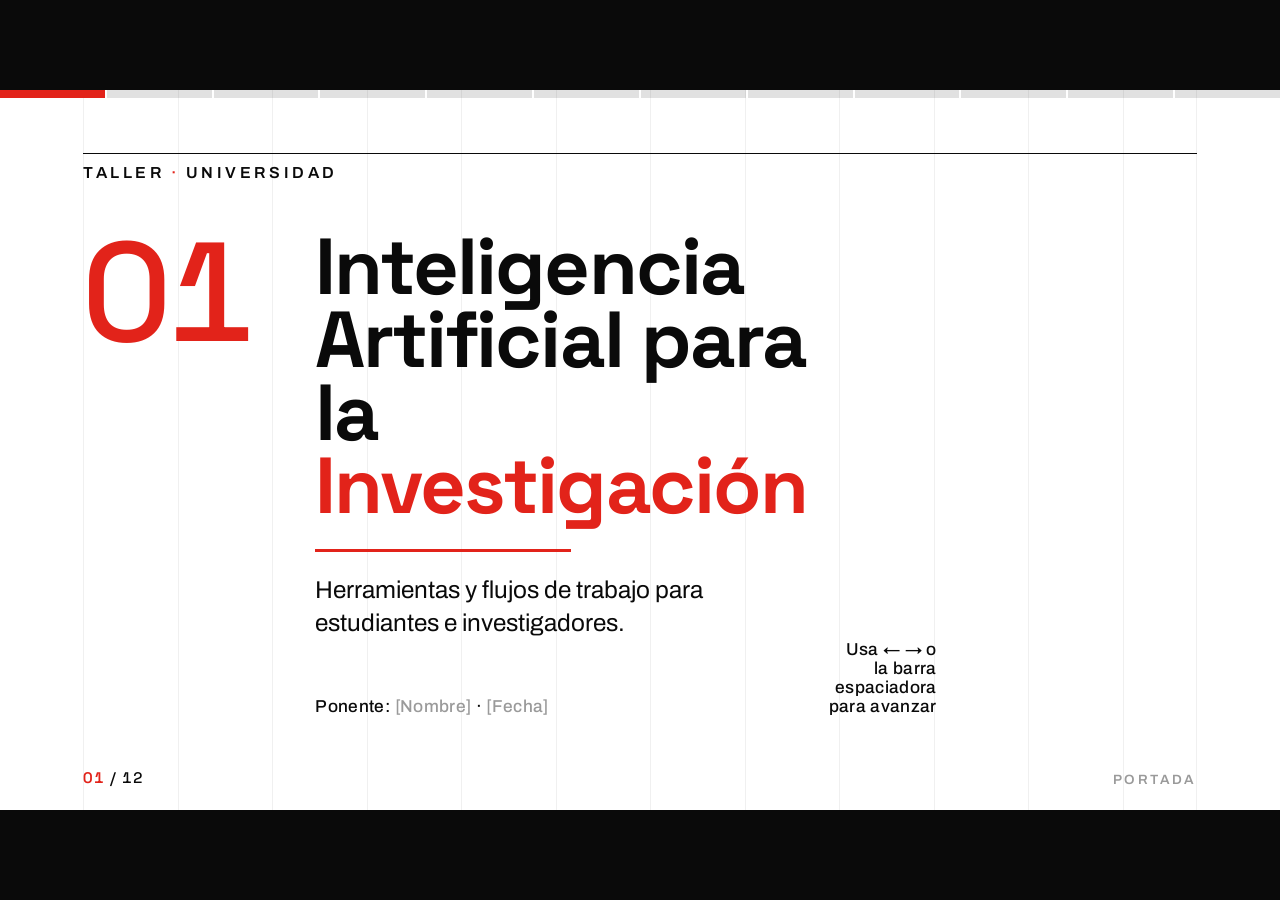
<file: taller-ia-alt2-swiss.html>
<!DOCTYPE html>
<!--
  ============================================================================
  TALLER · "Inteligencia Artificial para la Investigación"
  Design direction: SWISS / INTERNATIONAL TYPOGRAPHIC STYLE
  (Müller-Brockmann / Bauhaus grid)
  ----------------------------------------------------------------------------
  · Palette: pure white #FFFFFF, black #0A0A0A, ONE signal red #E2231A,
    optional mid-grey #9A9A9A. No other colors.
  · Type: 'Space Grotesk' (display headlines) + 'Archivo' (body/grotesque),
    with Helvetica Neue / Arial system fallbacks. NO Inter.
  · Layout: strict, VISIBLE 12-column grid (faint column lines as motif),
    big red section numerals, flush-left blocks, generous negative space.
  · Transition: a signal-red color-block sweeps across (~280ms) then reveals
    the next slide. Direction-aware. Crisp, mechanical. No fade-mush.
    Respects prefers-reduced-motion (instant cut).

  CONTROLS
  · Next .... Right Arrow / Space / PageDown / click right ~60% of screen
  · Prev .... Left Arrow / PageUp / click left ~40% of screen
  · First ... Home          Last ... End
  · Fullscreen ... key "F"
  · Touch ... swipe left = next, swipe right = prev
  · Jump ... click any segment in the progress bar (top), or a counter dot

  EDITING
  · Each slide is one <section class="slide" data-...> block, commented and
    self-contained. Duplicate/reorder blocks freely; JS auto-counts them.
  · Reusable helper classes: .eyebrow .num .headline .lead .sub .foot
    .grid12 + .col-N / .start-N for placing blocks on the 12-col grid.
  ============================================================================
-->
<html lang="es">
<head>
<meta charset="UTF-8" />
<meta name="viewport" content="width=device-width, initial-scale=1.0" />
<title>Inteligencia Artificial para la Investigación · Taller</title>

<!-- Google Fonts (with robust system fallbacks declared in CSS) -->
<link rel="preconnect" href="https://fonts.googleapis.com" />
<link rel="preconnect" href="https://fonts.gstatic.com" crossorigin />
<link href="https://fonts.googleapis.com/css2?family=Archivo:wght@400;500;600;700&family=Space+Grotesk:wght@400;500;600;700&display=swap" rel="stylesheet" />

<style>
/* ===========================================================================
   1. TOKENS
   =========================================================================== */
:root{
  --white:#FFFFFF;
  --black:#0A0A0A;
  --red:#E2231A;
  --grey:#9A9A9A;

  --font-display:'Space Grotesk','Helvetica Neue',Helvetica,Arial,sans-serif;
  --font-body:'Archivo','Helvetica Neue',Helvetica,Arial,sans-serif;

  /* page margins for the active grid; matched to the column-line motif */
  --margin-x:6.5vw;
  --margin-y:7vh;
  --gutter:1.6vw;

  --rule:1px;            /* hairline weight              */
  --rule-strong:3px;     /* heavy Swiss rule weight      */
  --sweep:280ms;         /* transition duration          */
  --ease:cubic-bezier(.76,0,.24,1); /* mechanical ease   */
}

/* ===========================================================================
   2. RESET / STAGE
   =========================================================================== */
*{margin:0;padding:0;box-sizing:border-box;}
html,body{height:100%;width:100%;overflow:hidden;background:var(--black);}
body{
  font-family:var(--font-body);
  color:var(--black);
  -webkit-font-smoothing:antialiased;
  text-rendering:optimizeLegibility;
}

/* The deck is a fixed 16:9 stage, letterboxed and centered on any screen. */
#stage-wrap{
  position:fixed;inset:0;
  display:flex;align-items:center;justify-content:center;
  background:var(--black);
}
#stage{
  position:relative;
  width:100vw;height:56.25vw;       /* 16:9 */
  max-height:100vh;max-width:177.78vh;
  background:var(--white);
  overflow:hidden;
}

/* ===========================================================================
   3. THE 12-COLUMN GRID MOTIF (faint vertical lines behind everything)
   =========================================================================== */
#grid-motif{
  position:absolute;
  top:0;bottom:0;
  left:var(--margin-x);right:var(--margin-x);
  display:grid;
  grid-template-columns:repeat(12,1fr);
  gap:var(--gutter);
  pointer-events:none;
  z-index:1;
}
#grid-motif span{
  border-left:var(--rule) solid rgba(10,10,10,.06);
}
#grid-motif span:last-child{
  border-right:var(--rule) solid rgba(10,10,10,.06);
}

/* a single thin baseline rule near the top — Swiss "header band" */
#header-rule{
  position:absolute;
  top:var(--margin-y);
  left:var(--margin-x);right:var(--margin-x);
  height:var(--rule);
  background:var(--black);
  z-index:2;
}

/* ===========================================================================
   4. SLIDES
   =========================================================================== */
.slide{
  position:absolute;inset:0;
  z-index:3;
  padding:var(--margin-y) var(--margin-x);
  display:none;                 /* exactly one shown via .is-active     */
  opacity:0;
}
.slide.is-active{display:block;opacity:1;}

/* The content grid each slide places blocks on (12 cols, flush-left). */
.grid12{
  position:relative;
  height:100%;
  display:grid;
  grid-template-columns:repeat(12,1fr);
  grid-template-rows:auto;
  gap:0 var(--gutter);
  align-content:start;
}

/* span / start helpers */
.col-2{grid-column:span 2;} .col-3{grid-column:span 3;} .col-4{grid-column:span 4;}
.col-5{grid-column:span 5;} .col-6{grid-column:span 6;} .col-7{grid-column:span 7;}
.col-8{grid-column:span 8;} .col-9{grid-column:span 9;} .col-10{grid-column:span 10;}
.col-11{grid-column:span 11;} .col-12{grid-column:span 12;}
.start-1{grid-column-start:1;} .start-2{grid-column-start:2;}
.start-3{grid-column-start:3;} .start-4{grid-column-start:4;}
.start-5{grid-column-start:5;} .start-6{grid-column-start:6;}
.start-7{grid-column-start:7;} .start-8{grid-column-start:8;}

/* ===========================================================================
   5. TYPOGRAPHIC COMPONENTS
   =========================================================================== */
.eyebrow{
  font-family:var(--font-body);
  font-weight:600;
  font-size:clamp(13px,1.25vw,20px);
  letter-spacing:.22em;
  text-transform:uppercase;
}
.eyebrow .dot{color:var(--red);}

/* the big red section numeral, e.g. "03" */
.num{
  font-family:var(--font-display);
  font-weight:500;
  font-size:clamp(60px,11vw,200px);
  line-height:.82;
  color:var(--red);
  letter-spacing:-.02em;
  font-feature-settings:"tnum" 1;
}

/* display headline */
.headline{
  font-family:var(--font-display);
  font-weight:700;
  line-height:.92;
  letter-spacing:-.025em;
  font-size:clamp(34px,6.2vw,108px);
  color:var(--black);
  text-wrap:balance;
}
.headline.med{font-size:clamp(30px,4.6vw,78px);}
.headline.sm{font-size:clamp(26px,3.4vw,56px);}
.headline .red{color:var(--red);}

/* large editorial "lead" quote-style statement (Archivo, tight) */
.lead{
  font-family:var(--font-display);
  font-weight:500;
  line-height:1.02;
  letter-spacing:-.02em;
  font-size:clamp(28px,4.4vw,72px);
  color:var(--black);
  text-wrap:balance;
}
.lead .red{color:var(--red);}

/* body / sub text — always >= 22px on a real projector */
.sub{
  font-family:var(--font-body);
  font-weight:400;
  font-size:clamp(18px,1.9vw,30px);
  line-height:1.35;
  color:var(--black);
  max-width:38ch;
}
.sub.grey{color:var(--grey);}

.kicker{
  font-family:var(--font-body);
  font-weight:600;
  font-size:clamp(15px,1.45vw,24px);
  letter-spacing:.12em;
  text-transform:uppercase;
  color:var(--black);
}
.kicker.red{color:var(--red);}

.foot{
  font-family:var(--font-body);
  font-weight:500;
  font-size:clamp(14px,1.35vw,22px);
  letter-spacing:.02em;
  color:var(--black);
}
.foot .grey{color:var(--grey);}

/* small red square bullet — the only "decoration" allowed */
.sqbul::before{
  content:"";
  display:inline-block;
  width:.62em;height:.62em;
  margin-right:.55em;
  background:var(--red);
  transform:translateY(-.04em);
}

/* a strong red rule used as a divider / underline accent */
.redrule{height:var(--rule-strong);background:var(--red);width:100%;}
.blackrule{height:var(--rule-strong);background:var(--black);width:100%;}

/* ===========================================================================
   6. SLIDE-SPECIFIC LAYOUT BLOCKS
   =========================================================================== */

/* generic vertical stack within a grid column */
.stack{display:flex;flex-direction:column;}
.stack.gap-s>*+*{margin-top:1.1vh;}
.stack.gap-m>*+*{margin-top:2.2vh;}
.stack.gap-l>*+*{margin-top:3.6vh;}

/* agenda: two-column numbered index list */
.agenda-list{list-style:none;display:flex;flex-direction:column;}
.agenda-list li{
  display:flex;align-items:baseline;gap:1.1vw;
  padding:1.05vh 0;
  border-top:var(--rule) solid rgba(10,10,10,.16);
  font-family:var(--font-body);
}
.agenda-list li:last-child{border-bottom:var(--rule) solid rgba(10,10,10,.16);}
.agenda-list .ix{
  font-family:var(--font-display);
  font-weight:600;
  font-size:clamp(15px,1.6vw,26px);
  color:var(--red);
  min-width:2.4ch;text-align:right;
  font-feature-settings:"tnum" 1;
}
.agenda-list .tx{
  font-weight:500;
  font-size:clamp(16px,1.55vw,26px);
  line-height:1.2;
  color:var(--black);
}

/* tool-panorama: four hard-edged category panels, no rounded corners */
.panels{
  grid-column:1 / -1;
  display:grid;
  grid-template-columns:repeat(4,1fr);
  gap:var(--gutter);
  align-self:stretch;
  margin-top:auto;
}
.panel{
  border-top:var(--rule-strong) solid var(--black);
  padding-top:1.6vh;
  display:flex;flex-direction:column;
}
.panel.red-top{border-top-color:var(--red);}
.panel .pn{
  font-family:var(--font-display);
  font-weight:600;
  font-size:clamp(13px,1.25vw,22px);
  letter-spacing:.02em;
  line-height:1.05;
  margin-bottom:1.4vh;
  color:var(--black);
}
.panel .pn .r{color:var(--red);}
.panel ul{list-style:none;}
.panel li{
  font-family:var(--font-body);
  font-weight:400;
  font-size:clamp(15px,1.5vw,24px);
  line-height:1.18;
  padding:.62vh 0;
  border-top:var(--rule) solid rgba(10,10,10,.14);
  color:var(--black);
}

/* numbered-principle grid (prompting / ethics): 4 quadrant blocks */
.quad{
  grid-column:1 / -1;
  display:grid;
  grid-template-columns:1fr 1fr;
  grid-template-rows:1fr 1fr;
  gap:0;
  align-self:stretch;
  margin-top:2.4vh;
  border-top:var(--rule) solid rgba(10,10,10,.18);
  border-left:var(--rule) solid rgba(10,10,10,.18);
}
.qcell{
  border-right:var(--rule) solid rgba(10,10,10,.18);
  border-bottom:var(--rule) solid rgba(10,10,10,.18);
  padding:2.4vh 2vw;
  display:flex;flex-direction:column;
}
.qcell .qi{
  font-family:var(--font-display);
  font-weight:500;
  font-size:clamp(28px,3.6vw,58px);
  line-height:.85;
  color:var(--red);
  margin-bottom:1.1vh;
  font-feature-settings:"tnum" 1;
}
.qcell .qt{
  font-family:var(--font-display);
  font-weight:600;
  font-size:clamp(17px,1.7vw,30px);
  letter-spacing:-.01em;
  color:var(--black);
  margin-bottom:.7vh;
}
.qcell .qd{
  font-family:var(--font-body);
  font-weight:400;
  font-size:clamp(14px,1.4vw,23px);
  line-height:1.25;
  color:var(--black);
  max-width:34ch;
}
.qcell .qd em{font-style:normal;color:var(--red);font-weight:500;}

/* a callout band (tips / warnings) — left red bar, never a rounded card */
.callout{
  border-left:var(--rule-strong) solid var(--red);
  padding-left:1.4vw;
}
.callout .lbl{
  font-family:var(--font-body);
  font-weight:600;
  font-size:clamp(12px,1.15vw,19px);
  letter-spacing:.18em;
  text-transform:uppercase;
  color:var(--red);
  display:block;margin-bottom:.5vh;
}
.callout .ct{
  font-family:var(--font-body);
  font-weight:500;
  font-size:clamp(16px,1.6vw,26px);
  line-height:1.25;
  color:var(--black);
  max-width:40ch;
}

/* big numbered step list (exercise) */
.steps{list-style:none;display:flex;flex-direction:column;}
.steps li{
  display:flex;align-items:baseline;gap:1.2vw;
  padding:1.5vh 0;
  border-top:var(--rule) solid rgba(10,10,10,.16);
}
.steps li:last-child{border-bottom:var(--rule) solid rgba(10,10,10,.16);}
.steps .si{
  font-family:var(--font-display);
  font-weight:600;
  font-size:clamp(20px,2.2vw,38px);
  color:var(--red);min-width:1.6ch;
  font-feature-settings:"tnum" 1;
}
.steps .st{
  font-family:var(--font-body);
  font-weight:500;
  font-size:clamp(16px,1.65vw,27px);
  line-height:1.22;color:var(--black);
}

/* "three points" row used on slide 3 */
.three{
  grid-column:1 / -1;
  display:grid;grid-template-columns:repeat(3,1fr);
  gap:var(--gutter);
  margin-top:auto;
}
.three .item{
  border-top:var(--rule-strong) solid var(--red);
  padding-top:1.5vh;
}
.three .item .n{
  font-family:var(--font-display);font-weight:600;
  font-size:clamp(14px,1.3vw,22px);color:var(--red);
  letter-spacing:.04em;margin-bottom:.8vh;
}
.three .item .t{
  font-family:var(--font-display);font-weight:600;
  font-size:clamp(18px,1.9vw,32px);line-height:1.05;
  letter-spacing:-.01em;color:var(--black);
}

/* resource list (closing) */
.reslist{list-style:none;display:flex;flex-direction:column;}
.reslist li{
  display:flex;align-items:baseline;gap:1.1vw;
  padding:1.7vh 0;
  border-top:var(--rule) solid rgba(10,10,10,.18);
}
.reslist li:last-child{border-bottom:var(--rule) solid rgba(10,10,10,.18);}
.reslist .rl{
  font-family:var(--font-display);font-weight:600;
  font-size:clamp(13px,1.2vw,21px);letter-spacing:.16em;
  text-transform:uppercase;color:var(--red);min-width:11ch;
}
.reslist .rv{
  font-family:var(--font-body);font-weight:500;
  font-size:clamp(16px,1.7vw,28px);color:var(--black);
}

/* ===========================================================================
   7. ON-SCREEN UI: progress bar + counter + hint
   =========================================================================== */
#ui{
  position:absolute;z-index:30;inset:0;pointer-events:none;
  font-family:var(--font-body);
}

/* clickable segmented progress bar across the very top */
#progress{
  position:absolute;top:0;left:0;right:0;height:8px;
  display:flex;gap:2px;padding:0;pointer-events:auto;
  background:transparent;
}
#progress .seg{
  flex:1;height:100%;
  background:rgba(10,10,10,.12);
  cursor:pointer;border:none;padding:0;
  transition:background .18s var(--ease);
}
#progress .seg:hover{background:rgba(10,10,10,.30);}
#progress .seg.done{background:var(--black);}
#progress .seg.current{background:var(--red);}

/* slide counter, bottom-left, monospace-tabular */
#counter{
  position:absolute;left:var(--margin-x);bottom:2.6vh;
  font-family:var(--font-display);font-weight:500;
  font-size:clamp(13px,1.2vw,20px);
  letter-spacing:.06em;color:var(--black);
  font-feature-settings:"tnum" 1;pointer-events:none;
}
#counter b{color:var(--red);font-weight:600;}

/* running title slug, bottom-right */
#slug{
  position:absolute;right:var(--margin-x);bottom:2.6vh;
  font-family:var(--font-body);font-weight:600;
  font-size:clamp(11px,1.05vw,17px);letter-spacing:.18em;
  text-transform:uppercase;color:var(--grey);
  pointer-events:none;
}

/* ===========================================================================
   8. THE RED COLOR-BLOCK SWEEP TRANSITION
   =========================================================================== */
#sweep{
  position:absolute;inset:0;z-index:25;
  background:var(--red);
  transform:scaleX(0);
  transform-origin:left center;     /* set per-direction in JS via class */
  will-change:transform;
  pointer-events:none;
}
/* forward: cover left->right, then uncover continuing to the right */
#sweep.cover-fwd{
  transform-origin:left center;
  animation:coverFwd var(--sweep) var(--ease) forwards;
}
#sweep.cover-back{
  transform-origin:right center;
  animation:coverBack var(--sweep) var(--ease) forwards;
}
@keyframes coverFwd{
  0%{transform:scaleX(0);transform-origin:left center;}
  50%{transform:scaleX(1);transform-origin:left center;}
  50.01%{transform:scaleX(1);transform-origin:right center;}
  100%{transform:scaleX(0);transform-origin:right center;}
}
@keyframes coverBack{
  0%{transform:scaleX(0);transform-origin:right center;}
  50%{transform:scaleX(1);transform-origin:right center;}
  50.01%{transform:scaleX(1);transform-origin:left center;}
  100%{transform:scaleX(0);transform-origin:left center;}
}

/* incoming slide gets a tiny mechanical settle (no fade-mush) */
.slide.is-active.enter-fwd .grid12{animation:settleFwd 320ms var(--ease);}
.slide.is-active.enter-back .grid12{animation:settleBack 320ms var(--ease);}
@keyframes settleFwd{from{transform:translateX(22px);}to{transform:translateX(0);}}
@keyframes settleBack{from{transform:translateX(-22px);}to{transform:translateX(0);}}

/* ===========================================================================
   9. REDUCED MOTION — instant, crisp fallback (no animation)
   =========================================================================== */
@media (prefers-reduced-motion: reduce){
  #sweep{display:none !important;}
  .slide,.slide.is-active{opacity:1 !important;}
  .slide.is-active.enter-fwd .grid12,
  .slide.is-active.enter-back .grid12{animation:none !important;}
  #progress .seg{transition:none !important;}
}

/* ===========================================================================
   10. CLICK ZONES (prev / next) — invisible, below the UI chrome
   =========================================================================== */
.clickzone{position:absolute;top:8px;bottom:0;z-index:10;cursor:pointer;}
#zone-prev{left:0;width:40%;}
#zone-next{right:0;width:60%;}
</style>
</head>

<body>
<div id="stage-wrap">
  <div id="stage" aria-label="Presentación: Inteligencia Artificial para la Investigación">

    <!-- 12-column grid motif (faint vertical lines) drawn behind all slides -->
    <div id="grid-motif" aria-hidden="true">
      <span></span><span></span><span></span><span></span>
      <span></span><span></span><span></span><span></span>
      <span></span><span></span><span></span><span></span>
    </div>
    <div id="header-rule" aria-hidden="true"></div>

    <!-- red color-block sweep element -->
    <div id="sweep" aria-hidden="true"></div>

    <!-- ===================================================================
         SLIDE 01 · PORTADA
         =================================================================== -->
    <section class="slide" data-slug="Portada">
      <div class="grid12">

        <!-- eyebrow, top-left band -->
        <div class="col-12" style="margin-top:1.2vh;">
          <span class="eyebrow">Taller <span class="dot">·</span> Universidad</span>
        </div>

        <!-- big numeral, far left, low -->
        <div class="col-2 start-1" style="margin-top:6vh;">
          <div class="num">01</div>
        </div>

        <!-- title block, flush-left across most of the grid -->
        <div class="col-9 start-3" style="margin-top:5.5vh;">
          <h1 class="headline">Inteligencia<br>Artificial para la<br><span class="red">Investigación</span></h1>
          <div class="redrule" style="margin:3vh 0 2.4vh;max-width:52%;"></div>
          <p class="sub">Herramientas y flujos de trabajo para estudiantes e investigadores.</p>
        </div>

        <!-- footer row: speaker + hint -->
        <div class="col-7 start-3" style="margin-top:auto;">
          <p class="foot">Ponente: <span class="grey">[Nombre]</span> · <span class="grey">[Fecha]</span></p>
        </div>
        <div class="col-3 start-10" style="margin-top:auto;text-align:right;">
          <p class="foot grey">Usa &larr; &rarr; o la barra espaciadora para avanzar</p>
        </div>
      </div>
    </section>

    <!-- ===================================================================
         SLIDE 02 · AGENDA DEL DÍA
         =================================================================== -->
    <section class="slide" data-slug="Agenda del día">
      <div class="grid12">

        <div class="col-3 start-1" style="margin-top:1vh;">
          <div class="num">02</div>
          <h2 class="headline sm" style="margin-top:3vh;">Agenda<br>del día</h2>
        </div>

        <!-- two balanced index columns -->
        <div class="col-4 start-5" style="margin-top:1vh;">
          <ul class="agenda-list">
            <li><span class="ix">01</span><span class="tx">¿Por qué IA en la investigación?</span></li>
            <li><span class="ix">02</span><span class="tx">Panorama de herramientas</span></li>
            <li><span class="ix">03</span><span class="tx">Búsqueda y revisión de literatura</span></li>
            <li><span class="ix">04</span><span class="tx">Lectura y síntesis de fuentes</span></li>
            <li><span class="ix">05</span><span class="tx">Escritura académica asistida</span></li>
          </ul>
        </div>
        <div class="col-4 start-9" style="margin-top:1vh;">
          <ul class="agenda-list">
            <li><span class="ix">06</span><span class="tx">Análisis de datos y código</span></li>
            <li><span class="ix">07</span><span class="tx">Prompting efectivo</span></li>
            <li><span class="ix">08</span><span class="tx">Ética e integridad académica</span></li>
            <li><span class="ix">09</span><span class="tx">Ejercicio práctico</span></li>
            <li><span class="ix">10</span><span class="tx">Recursos y cierre</span></li>
          </ul>
        </div>
      </div>
    </section>

    <!-- ===================================================================
         SLIDE 03 · ¿POR QUÉ IA EN LA INVESTIGACIÓN?
         =================================================================== -->
    <section class="slide" data-slug="Por qué IA">
      <div class="grid12">

        <div class="col-2 start-1" style="margin-top:1vh;">
          <div class="num">03</div>
        </div>
        <div class="col-9 start-3" style="margin-top:1.4vh;">
          <span class="kicker red">¿Por qué IA en la investigación?</span>
        </div>

        <!-- big statement -->
        <div class="col-10 start-3" style="margin-top:5vh;">
          <p class="lead">La IA generativa <span class="red">(LLMs)</span> no reemplaza el criterio del investigador: <span class="red">amplifica</span> su productividad.</p>
        </div>

        <!-- three orthogonal points anchored to the bottom -->
        <div class="three">
          <div class="item">
            <div class="n">A</div>
            <div class="t">Acelera tareas repetitivas</div>
          </div>
          <div class="item">
            <div class="n">B</div>
            <div class="t">Explora la literatura más rápido</div>
          </div>
          <div class="item">
            <div class="n">C</div>
            <div class="t">Itera ideas y borradores (drafts)</div>
          </div>
        </div>

        <div class="col-12" style="margin-top:2.6vh;">
          <span class="foot"><span class="sqbul"></span>Nota: <span class="grey">siempre con verificación humana.</span></span>
        </div>
      </div>
    </section>

    <!-- ===================================================================
         SLIDE 04 · PANORAMA DE HERRAMIENTAS (4 categorías)
         =================================================================== -->
    <section class="slide" data-slug="Panorama de herramientas">
      <div class="grid12">

        <div class="col-3 start-1" style="margin-top:1vh;">
          <div class="num">04</div>
        </div>
        <div class="col-9 start-4" style="margin-top:2.4vh;">
          <h2 class="headline med">Panorama de<br>herramientas</h2>
        </div>

        <!-- four hard-edged category panels (no rounded cards) -->
        <div class="panels">
          <div class="panel red-top">
            <div class="pn"><span class="r">01</span> Búsqueda<br>&amp; literatura</div>
            <ul>
              <li>Elicit</li>
              <li>Consensus</li>
              <li>Semantic Scholar</li>
              <li>Perplexity</li>
            </ul>
          </div>
          <div class="panel">
            <div class="pn"><span class="r">02</span> Lectura<br>&amp; síntesis</div>
            <ul>
              <li>NotebookLM</li>
              <li>ChatPDF</li>
              <li>SciSpace</li>
            </ul>
          </div>
          <div class="panel">
            <div class="pn"><span class="r">03</span> Escritura<br>&amp; edición</div>
            <ul>
              <li>ChatGPT</li>
              <li>Claude</li>
              <li>Paperpal</li>
            </ul>
          </div>
          <div class="panel">
            <div class="pn"><span class="r">04</span> Datos<br>&amp; código</div>
            <ul>
              <li>Claude</li>
              <li>ChatGPT (Code Interpreter)</li>
              <li>Julius AI</li>
            </ul>
          </div>
        </div>
      </div>
    </section>

    <!-- ===================================================================
         SLIDE 05 · BÚSQUEDA Y REVISIÓN DE LITERATURA
         =================================================================== -->
    <section class="slide" data-slug="Búsqueda de literatura">
      <div class="grid12">

        <div class="col-2 start-1" style="margin-top:1vh;">
          <div class="num">05</div>
        </div>
        <div class="col-9 start-3" style="margin-top:1.4vh;">
          <span class="kicker red">Búsqueda y revisión de literatura</span>
          <h2 class="headline sm" style="margin-top:2vh;">Encontrar y filtrar<br>literatura relevante</h2>
        </div>

        <!-- two tool descriptions, flush-left, with red index labels -->
        <div class="col-5 start-3" style="margin-top:5vh;">
          <div class="stack gap-m">
            <div class="callout">
              <span class="lbl">Elicit</span>
              <span class="ct">Formula tu pregunta de investigación y extrae los <em style="font-style:normal;color:var(--red);font-weight:600;">findings</em> de los papers.</span>
            </div>
            <div class="callout">
              <span class="lbl">Consensus</span>
              <span class="ct">Respuestas basadas en evidencia científica.</span>
            </div>
          </div>
        </div>

        <!-- objective + tip, right column -->
        <div class="col-4 start-9" style="margin-top:5vh;">
          <div class="stack gap-l">
            <div>
              <span class="kicker">Objetivo</span>
              <p class="sub" style="margin-top:1vh;">Encontrar y filtrar literatura relevante.</p>
            </div>
            <div class="callout">
              <span class="lbl">Tip</span>
              <span class="ct">Verifica siempre la fuente primaria (primary source).</span>
            </div>
          </div>
        </div>
      </div>
    </section>

    <!-- ===================================================================
         SLIDE 06 · LECTURA Y SÍNTESIS DE FUENTES
         =================================================================== -->
    <section class="slide" data-slug="Lectura y síntesis">
      <div class="grid12">

        <div class="col-2 start-1" style="margin-top:1vh;">
          <div class="num">06</div>
        </div>
        <div class="col-9 start-3" style="margin-top:1.4vh;">
          <span class="kicker red">Lectura y síntesis de fuentes</span>
        </div>

        <!-- NotebookLM as the headline tool -->
        <div class="col-7 start-3" style="margin-top:4.5vh;">
          <h2 class="headline sm"><span class="red">NotebookLM</span></h2>
          <p class="sub" style="margin-top:2.2vh;max-width:32ch;">Sube tus PDFs y pregunta con citas a tus propios documentos.</p>
        </div>

        <!-- capabilities list, right -->
        <div class="col-4 start-9" style="margin-top:4.5vh;">
          <span class="kicker">Genera</span>
          <ul class="agenda-list" style="margin-top:1.4vh;">
            <li><span class="ix sqbul" style="min-width:0;"></span><span class="tx">Resúmenes</span></li>
            <li><span class="ix sqbul" style="min-width:0;"></span><span class="tx">Líneas de tiempo</span></li>
            <li><span class="ix sqbul" style="min-width:0;"></span><span class="tx">Mapas conceptuales</span></li>
          </ul>
        </div>

        <!-- warning band along the bottom -->
        <div class="col-12" style="margin-top:auto;">
          <div class="callout">
            <span class="lbl">Advertencia</span>
            <span class="ct">Cuidado con las alucinaciones (hallucinations): verifica cada cita.</span>
          </div>
        </div>
      </div>
    </section>

    <!-- ===================================================================
         SLIDE 07 · ESCRITURA ACADÉMICA ASISTIDA
         =================================================================== -->
    <section class="slide" data-slug="Escritura asistida">
      <div class="grid12">

        <div class="col-2 start-1" style="margin-top:1vh;">
          <div class="num">07</div>
        </div>
        <div class="col-9 start-3" style="margin-top:1.4vh;">
          <span class="kicker red">Escritura académica asistida</span>
        </div>

        <!-- the central statement -->
        <div class="col-9 start-3" style="margin-top:4.5vh;">
          <p class="lead">El <span class="red">borrador</span> puede ser de la IA; la <span class="red">voz</span> y las <span class="red">ideas</span> son tuyas.</p>
        </div>

        <!-- usos row + integrity note -->
        <div class="col-7 start-3" style="margin-top:auto;">
          <span class="kicker">Usos</span>
          <p class="headline sm" style="font-size:clamp(20px,2.3vw,40px);margin-top:1.2vh;line-height:1.06;">
            estructurar <span class="red">·</span> parafrasear <span class="red">·</span> mejorar la claridad <span class="red">·</span> traducir
          </p>
        </div>
        <div class="col-4 start-9" style="margin-top:auto;">
          <div class="callout">
            <span class="lbl">Integridad</span>
            <span class="ct">Declara el uso de IA según la política de tu institución.</span>
          </div>
        </div>
      </div>
    </section>

    <!-- ===================================================================
         SLIDE 08 · ANÁLISIS DE DATOS Y CÓDIGO
         =================================================================== -->
    <section class="slide" data-slug="Datos y código">
      <div class="grid12">

        <div class="col-2 start-1" style="margin-top:1vh;">
          <div class="num">08</div>
        </div>
        <div class="col-9 start-3" style="margin-top:1.4vh;">
          <span class="kicker red">Análisis de datos y código</span>
        </div>

        <div class="col-7 start-3" style="margin-top:4.5vh;">
          <p class="lead" style="font-size:clamp(24px,3.4vw,56px);">Pega tus datos o describe el problema; la IA <span class="red">genera y explica</span> código (Python / R).</p>
        </div>

        <!-- casos, right -->
        <div class="col-4 start-9" style="margin-top:4.5vh;">
          <span class="kicker">Casos</span>
          <ul class="agenda-list" style="margin-top:1.4vh;">
            <li><span class="ix sqbul" style="min-width:0;"></span><span class="tx">Limpieza de datos</span></li>
            <li><span class="ix sqbul" style="min-width:0;"></span><span class="tx">Estadística descriptiva</span></li>
            <li><span class="ix sqbul" style="min-width:0;"></span><span class="tx">Visualización</span></li>
          </ul>
        </div>

        <div class="col-12" style="margin-top:auto;">
          <div class="callout">
            <span class="lbl">Tip</span>
            <span class="ct">Pide que explique cada paso; no ejecutes código que no entiendas.</span>
          </div>
        </div>
      </div>
    </section>

    <!-- ===================================================================
         SLIDE 09 · PROMPTING EFECTIVO (4 principios)
         =================================================================== -->
    <section class="slide" data-slug="Prompting efectivo">
      <div class="grid12">

        <div class="col-3 start-1" style="margin-top:1vh;">
          <div class="num">09</div>
        </div>
        <div class="col-9 start-4" style="margin-top:2.4vh;">
          <h2 class="headline med">Prompting<br>efectivo</h2>
        </div>

        <!-- 2x2 quadrant of the four principles -->
        <div class="quad">
          <div class="qcell">
            <div class="qi">01</div>
            <div class="qt">Rol</div>
            <div class="qd">Asigna un rol: <em>"Actúa como revisor de metodología"</em>.</div>
          </div>
          <div class="qcell">
            <div class="qi">02</div>
            <div class="qt">Contexto</div>
            <div class="qd">Da contexto, objetivo y audiencia.</div>
          </div>
          <div class="qcell">
            <div class="qi">03</div>
            <div class="qt">Ejemplos</div>
            <div class="qd">Muestra ejemplos del formato deseado (few-shot).</div>
          </div>
          <div class="qcell">
            <div class="qi">04</div>
            <div class="qt">Formato</div>
            <div class="qd">Especifica estructura y longitud de la salida (output).</div>
          </div>
        </div>
      </div>
    </section>

    <!-- ===================================================================
         SLIDE 10 · ÉTICA E INTEGRIDAD ACADÉMICA
         =================================================================== -->
    <section class="slide" data-slug="Ética e integridad">
      <div class="grid12">

        <div class="col-3 start-1" style="margin-top:1vh;">
          <div class="num">10</div>
        </div>
        <div class="col-9 start-4" style="margin-top:2.4vh;">
          <h2 class="headline med">Ética e integridad<br>académica</h2>
        </div>

        <!-- 2x2 quadrant -->
        <div class="quad">
          <div class="qcell">
            <div class="qi">01</div>
            <div class="qt">Verificación</div>
            <div class="qd">La IA puede inventar datos y referencias.</div>
          </div>
          <div class="qcell">
            <div class="qi">02</div>
            <div class="qt">Transparencia</div>
            <div class="qd">Cita el uso de IA.</div>
          </div>
          <div class="qcell">
            <div class="qi">03</div>
            <div class="qt">Privacidad</div>
            <div class="qd">No subas datos sensibles o confidenciales.</div>
          </div>
          <div class="qcell">
            <div class="qi">04</div>
            <div class="qt">Sesgos (bias)</div>
            <div class="qd">Los modelos reflejan los sesgos de sus datos.</div>
          </div>
        </div>
      </div>
    </section>

    <!-- ===================================================================
         SLIDE 11 · EJERCICIO PRÁCTICO
         =================================================================== -->
    <section class="slide" data-slug="Ejercicio práctico">
      <div class="grid12">

        <div class="col-2 start-1" style="margin-top:1vh;">
          <div class="num">11</div>
        </div>
        <div class="col-9 start-3" style="margin-top:1.4vh;">
          <span class="kicker red">Ejercicio práctico</span>
          <h2 class="headline sm" style="margin-top:2vh;">Elige un paper<br>de tu área</h2>
        </div>

        <!-- numbered steps, left -->
        <div class="col-7 start-3" style="margin-top:4.4vh;">
          <ul class="steps">
            <li><span class="si">1</span><span class="st">Resume su contribución con una herramienta.</span></li>
            <li><span class="si">2</span><span class="st">Formula 3 preguntas críticas.</span></li>
            <li><span class="si">3</span><span class="st">Verifica una afirmación contra la fuente.</span></li>
          </ul>
        </div>

        <!-- meta block, right -->
        <div class="col-4 start-9" style="margin-top:4.4vh;align-self:start;">
          <span class="kicker">Meta</span>
          <p class="headline sm" style="font-size:clamp(30px,4vw,64px);margin-top:1.4vh;line-height:.92;">
            <span class="red">15</span><br>minutos
          </p>
          <div class="redrule" style="margin:2.4vh 0 1.4vh;max-width:60%;"></div>
          <p class="sub">En parejas.</p>
        </div>
      </div>
    </section>

    <!-- ===================================================================
         SLIDE 12 · RECURSOS Y CIERRE
         =================================================================== -->
    <section class="slide" data-slug="Recursos y cierre">
      <div class="grid12">

        <div class="col-2 start-1" style="margin-top:1vh;">
          <div class="num">12</div>
        </div>
        <div class="col-9 start-3" style="margin-top:1.4vh;">
          <span class="kicker red">Recursos y cierre</span>
        </div>

        <div class="col-7 start-3" style="margin-top:4vh;">
          <h2 class="headline med"><span class="red">Gracias.</span></h2>
          <ul class="reslist" style="margin-top:3vh;">
            <li><span class="rl">Diapositivas</span><span class="rv">Guía de prompts: [enlace]</span></li>
            <li><span class="rl">Preguntas</span><span class="rv">Q&amp;A</span></li>
            <li><span class="rl">Contacto</span><span class="rv">[correo de contacto]</span></li>
          </ul>
        </div>

        <!-- big closing numeral motif, right -->
        <div class="col-4 start-9" style="margin-top:auto;text-align:right;">
          <p class="foot grey">Inteligencia Artificial<br>para la Investigación</p>
        </div>
      </div>
    </section>

    <!-- ===================================================================
         ON-SCREEN UI + CLICK ZONES
         =================================================================== -->
    <div id="ui" aria-hidden="false">
      <div id="progress" role="tablist" aria-label="Ir a una diapositiva"></div>
      <div id="counter"><b id="cur">01</b> / <span id="total">12</span></div>
      <div id="slug" aria-live="polite"></div>
    </div>

    <div id="zone-prev" class="clickzone" aria-label="Diapositiva anterior"></div>
    <div id="zone-next" class="clickzone" aria-label="Diapositiva siguiente"></div>

  </div><!-- /#stage -->
</div><!-- /#stage-wrap -->

<script>
/* ============================================================================
   PRESENTATION ENGINE — vanilla JS, works via file://
   ============================================================================ */
(function(){
  "use strict";

  var slides   = Array.prototype.slice.call(document.querySelectorAll('.slide'));
  var total    = slides.length;
  var sweep    = document.getElementById('sweep');
  var progress = document.getElementById('progress');
  var curEl    = document.getElementById('cur');
  var totalEl  = document.getElementById('total');
  var slugEl   = document.getElementById('slug');

  var index    = 0;        // active slide index
  var busy     = false;    // lock during a transition
  var SWEEP_MS = 280;      // must match --sweep

  // Respect reduced-motion: skip the sweep entirely.
  var reduceMotion = window.matchMedia &&
    window.matchMedia('(prefers-reduced-motion: reduce)').matches;

  /* ----- pad helper: 1 -> "01" ----- */
  function pad(n){ return (n < 10 ? '0' : '') + n; }

  /* ----- build the clickable segmented progress bar ----- */
  var segs = [];
  for (var i = 0; i < total; i++){
    var b = document.createElement('button');
    b.className = 'seg';
    b.setAttribute('role','tab');
    b.setAttribute('aria-label','Diapositiva ' + pad(i+1));
    (function(target){
      b.addEventListener('click', function(e){
        e.stopPropagation();
        goTo(target);
      });
    })(i);
    progress.appendChild(b);
    segs.push(b);
  }
  totalEl.textContent = pad(total);

  /* ----- reflect state into UI chrome ----- */
  function paintUI(){
    curEl.textContent = pad(index + 1);
    slugEl.textContent = slides[index].getAttribute('data-slug') || '';
    for (var i = 0; i < segs.length; i++){
      segs[i].classList.remove('done','current');
      if (i < index) segs[i].classList.add('done');
      else if (i === index) segs[i].classList.add('current');
    }
  }

  /* ----- show a slide instantly (used internally) ----- */
  function reveal(next, dir){
    slides.forEach(function(s){
      s.classList.remove('is-active','enter-fwd','enter-back');
    });
    var el = slides[next];
    el.classList.add('is-active', dir >= 0 ? 'enter-fwd' : 'enter-back');
    index = next;
    paintUI();
  }

  /* ----- core navigation with the red color-block sweep ----- */
  function goTo(next){
    if (busy) return;
    next = Math.max(0, Math.min(total - 1, next));
    if (next === index) return;

    var dir = next > index ? 1 : -1;

    if (reduceMotion){
      reveal(next, dir);          // instant, crisp fallback
      return;
    }

    busy = true;
    // arm the sweep in the correct direction
    sweep.classList.remove('cover-fwd','cover-back');
    // force reflow so re-adding the class restarts the animation
    void sweep.offsetWidth;
    sweep.classList.add(dir > 0 ? 'cover-fwd' : 'cover-back');

    // swap the slide content at the midpoint, while the red block covers it
    window.setTimeout(function(){
      reveal(next, dir);
    }, SWEEP_MS / 2);

    // unlock after the sweep fully clears
    window.setTimeout(function(){
      sweep.classList.remove('cover-fwd','cover-back');
      busy = false;
    }, SWEEP_MS + 20);
  }

  function nextSlide(){ goTo(index + 1); }
  function prevSlide(){ goTo(index - 1); }

  /* ----- fullscreen toggle ----- */
  function toggleFullscreen(){
    var el = document.documentElement;
    if (!document.fullscreenElement &&
        !document.webkitFullscreenElement){
      (el.requestFullscreen || el.webkitRequestFullscreen ||
       function(){}).call(el);
    } else {
      (document.exitFullscreen || document.webkitExitFullscreen ||
       function(){}).call(document);
    }
  }

  /* ----- keyboard ----- */
  document.addEventListener('keydown', function(e){
    switch (e.key){
      case 'ArrowRight':
      case 'PageDown':
        e.preventDefault(); nextSlide(); break;
      case ' ':            // Space
      case 'Spacebar':
        e.preventDefault(); nextSlide(); break;
      case 'ArrowLeft':
      case 'PageUp':
        e.preventDefault(); prevSlide(); break;
      case 'Home':
        e.preventDefault(); goTo(0); break;
      case 'End':
        e.preventDefault(); goTo(total - 1); break;
      case 'f':
      case 'F':
        e.preventDefault(); toggleFullscreen(); break;
      default: break;
    }
  });

  /* ----- click zones (prev 40% / next 60%) ----- */
  document.getElementById('zone-next')
    .addEventListener('click', function(){ nextSlide(); });
  document.getElementById('zone-prev')
    .addEventListener('click', function(){ prevSlide(); });

  /* ----- touch swipe ----- */
  var tsx = 0, tsy = 0, tracking = false;
  var stage = document.getElementById('stage');
  stage.addEventListener('touchstart', function(e){
    if (!e.changedTouches || !e.changedTouches.length) return;
    tsx = e.changedTouches[0].clientX;
    tsy = e.changedTouches[0].clientY;
    tracking = true;
  }, {passive:true});
  stage.addEventListener('touchend', function(e){
    if (!tracking || !e.changedTouches || !e.changedTouches.length) return;
    tracking = false;
    var dx = e.changedTouches[0].clientX - tsx;
    var dy = e.changedTouches[0].clientY - tsy;
    // horizontal intent, with a sensible threshold
    if (Math.abs(dx) > 50 && Math.abs(dx) > Math.abs(dy)){
      if (dx < 0) nextSlide(); else prevSlide();
    }
  }, {passive:true});

  /* ----- init ----- */
  slides[0].classList.add('is-active');
  paintUI();

})();
</script>
</body>
</html>
</file>
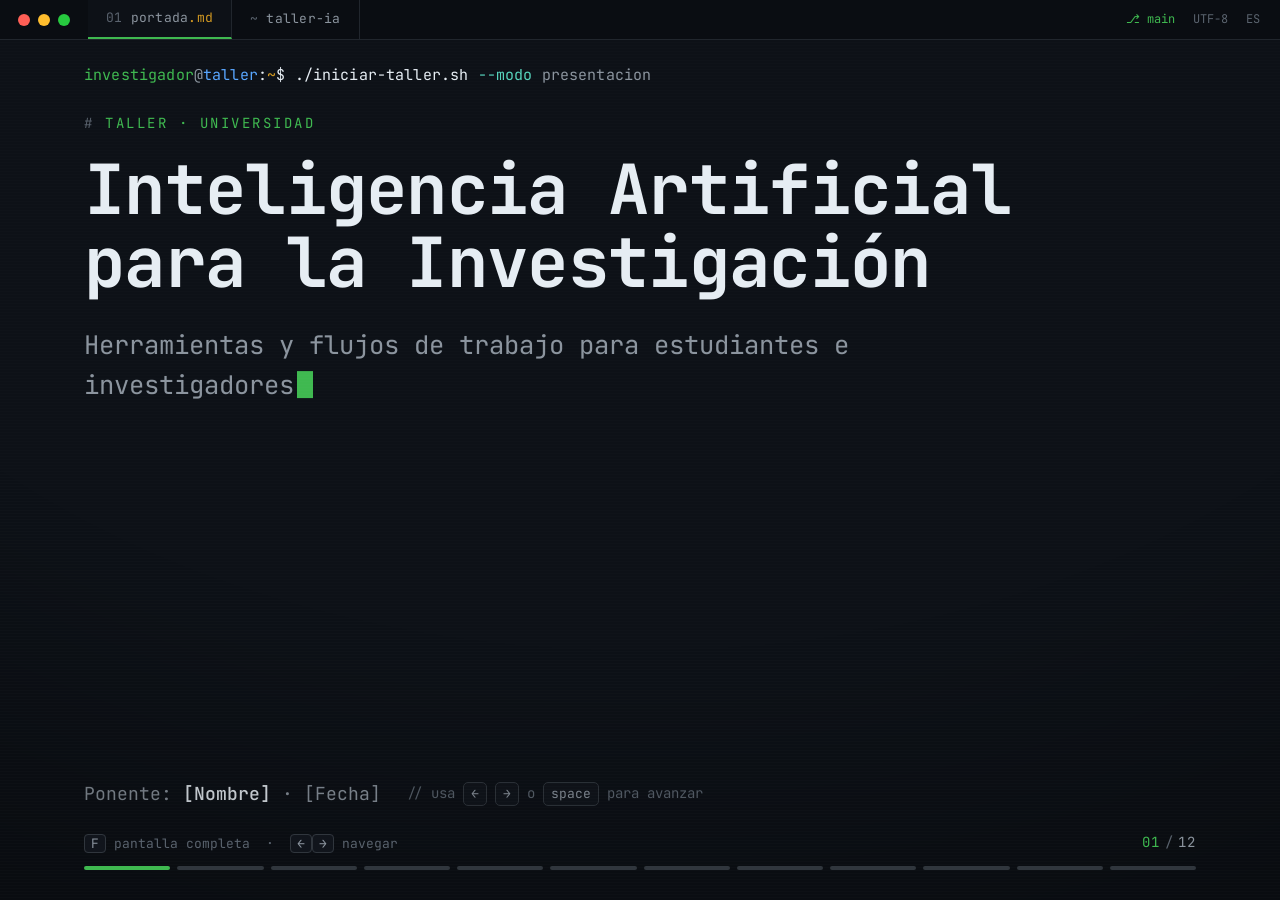
<file: taller-ia-alt3-terminal.html>
<!DOCTYPE html>
<!--
  =====================================================================
  DESIGN DIRECTION: "Terminal / código"
  ---------------------------------------------------------------------
  Developer terminal & IDE aesthetic. Dark base (#0D1117), monospace
  typography (JetBrains Mono + robust system fallbacks), command-line
  motifs (prompt, > bullets, faux title-bar dots, line numbers,
  blinking cursor, top status/tab bar).

  TRANSITIONS:
    - Heading reveal = typewriter / decode effect on slide enter.
    - Slide change = quick upward slide (~350ms) + subtle scanline flicker.
    - Reduced-motion: instant fallback, no typewriter auto-animation.

  CONTROLS:
    - Next:  Right Arrow / Space / PageDown / click right ~60%
    - Prev:  Left Arrow / PageUp / click left ~40%
    - Home:  jump to first slide
    - End:   jump to last slide
    - F:     toggle fullscreen
    - Touch swipe left/right to navigate
    - Top-right: slide counter "03 / 12"
    - Bottom: clickable progress segments jump to any slide

  TEMPLATE NOTE:
    Each slide is a <section class="slide"> block, clearly commented
    and easily editable. The heading element carries data-decode for the
    typewriter reveal. Duplicate a block and edit its content to extend.
  =====================================================================
-->
<html lang="es">
<head>
<meta charset="UTF-8" />
<meta name="viewport" content="width=device-width, initial-scale=1.0" />
<title>Inteligencia Artificial para la Investigación · Taller</title>

<!-- Google Fonts: JetBrains Mono (with robust monospace fallbacks in CSS) -->
<link rel="preconnect" href="https://fonts.googleapis.com" />
<link rel="preconnect" href="https://fonts.gstatic.com" crossorigin />
<link href="https://fonts.googleapis.com/css2?family=JetBrains+Mono:ital,wght@0,400;0,500;0,700;1,400&display=swap" rel="stylesheet" />

<style>
  /* ============================ TOKENS ============================ */
  :root{
    --bg:        #0D1117;   /* dark base */
    --bg-2:      #11151C;   /* slightly raised panel */
    --bg-3:      #161B22;   /* code-block surface */
    --bg-bar:    #0A0D12;   /* status/title bar */
    --line:      #21262D;   /* hairline borders */
    --line-2:    #30363D;   /* stronger border */

    --text:      #E6EDF3;   /* primary light-grey text */
    --muted:     #8B949E;   /* secondary muted */
    --faint:     #5A636E;   /* line numbers / very muted */

    --green:     #3FB950;   /* terminal green accent */
    --amber:     #D29922;   /* amber accent */
    --blue:      #58A6FF;   /* syntax: identifiers / links */
    --purple:    #BC8CFF;   /* syntax: keywords (used sparingly) */
    --coral:     #FF7B72;   /* syntax: strings/danger */
    --teal:      #56D4BC;   /* syntax: constants */

    --dot-red:   #FF5F56;
    --dot-yel:   #FFBD2E;
    --dot-grn:   #27C93F;

    --mono: 'JetBrains Mono', 'IBM Plex Mono', 'Fira Code',
            ui-monospace, 'SF Mono', 'SFMono-Regular', Menlo, Consolas,
            'Liberation Mono', 'Courier New', monospace;

    --slide-ms: 360ms;
  }

  *{ box-sizing:border-box; }
  html,body{ height:100%; margin:0; }
  body{
    background:var(--bg);
    color:var(--text);
    font-family:var(--mono);
    font-size:18px;
    line-height:1.55;
    overflow:hidden;
    -webkit-font-smoothing:antialiased;
    text-rendering:optimizeLegibility;
  }

  /* ===================== STAGE / SLIDE SHELL ====================== */
  .stage{
    position:fixed; inset:0;
    display:flex; align-items:stretch; justify-content:stretch;
  }

  .slide{
    position:absolute; inset:0;
    display:none;
    flex-direction:column;
    padding:64px 84px 92px;
    /* leave room for top bar (handled by inner offset) */
    opacity:0;
    will-change:transform,opacity;
  }
  .slide.active{ display:flex; opacity:1; }

  /* Enter animation: quick upward slide */
  @keyframes slideUpIn{
    0%{   transform:translateY(34px); opacity:0; }
    100%{ transform:translateY(0);    opacity:1; }
  }
  .slide.anim{ animation:slideUpIn var(--slide-ms) cubic-bezier(.22,.61,.36,1) both; }

  /* Scanline flicker overlay (fires briefly on each transition) */
  .scanflicker{
    position:fixed; inset:0; z-index:60; pointer-events:none;
    opacity:0;
    background:
      repeating-linear-gradient(
        to bottom,
        rgba(63,185,80,0.06) 0px,
        rgba(63,185,80,0.06) 1px,
        transparent 1px,
        transparent 3px
      );
    mix-blend-mode:screen;
  }
  .scanflicker.fire{ animation:scan var(--slide-ms) steps(2,end) 1; }
  @keyframes scan{
    0%{ opacity:0; }
    18%{ opacity:.9; }
    40%{ opacity:.25; }
    65%{ opacity:.6; }
    100%{ opacity:0; }
  }

  /* Persistent, very faint global scanlines + vignette for CRT vibe */
  .crt{
    position:fixed; inset:0; z-index:1; pointer-events:none;
    background:
      radial-gradient(120% 120% at 50% 0%, transparent 60%, rgba(0,0,0,0.35) 100%);
  }
  .crt::after{
    content:""; position:absolute; inset:0;
    background:repeating-linear-gradient(
      to bottom, rgba(255,255,255,0.012) 0 1px, transparent 1px 3px);
  }

  /* ====================== TOP STATUS / TAB BAR ==================== */
  .topbar{
    position:fixed; top:0; left:0; right:0; z-index:50;
    height:40px;
    background:var(--bg-bar);
    border-bottom:1px solid var(--line);
    display:flex; align-items:center; gap:0;
    font-size:13px; color:var(--muted);
    user-select:none;
  }
  .topbar .dots{ display:flex; gap:8px; padding:0 18px; }
  .topbar .dot{ width:12px; height:12px; border-radius:50%; }
  .dot.r{ background:var(--dot-red); }
  .dot.y{ background:var(--dot-yel); }
  .dot.g{ background:var(--dot-grn); }

  .topbar .tab{
    display:flex; align-items:center; gap:8px;
    height:100%; padding:0 18px;
    border-right:1px solid var(--line);
    color:var(--muted);
    letter-spacing:.02em;
  }
  .topbar .tab.cur{
    color:var(--text);
    background:var(--bg);
    border-bottom:2px solid var(--green);
  }
  .topbar .tab .tn{ color:var(--faint); }
  .topbar .filename{ color:var(--muted); }
  .topbar .filename .ext{ color:var(--amber); }

  .topbar .right{
    margin-left:auto; display:flex; align-items:center; gap:18px;
    padding:0 20px; color:var(--faint); font-size:12px;
  }
  .topbar .branch{ color:var(--green); }
  .topbar .branch::before{ content:"\2387  "; }

  /* ========================= PROMPT LINE ========================= */
  .prompt{
    font-size:15px; color:var(--muted); margin:0 0 26px;
    letter-spacing:.01em;
  }
  .prompt .user{ color:var(--green); }
  .prompt .at{ color:var(--muted); }
  .prompt .host{ color:var(--blue); }
  .prompt .path{ color:var(--amber); }
  .prompt .sym{ color:var(--text); }
  .prompt .cmd{ color:var(--text); }
  .prompt .flag{ color:var(--teal); }

  /* ====================== HEADINGS / EYEBROW ===================== */
  .eyebrow{
    font-size:14px; color:var(--green); letter-spacing:.18em;
    text-transform:uppercase; margin:0 0 18px;
  }
  .eyebrow .hash{ color:var(--faint); }

  h1.title{
    font-size:clamp(40px, 5.4vw, 76px);
    line-height:1.05; font-weight:700; margin:0 0 22px;
    letter-spacing:-.01em; color:var(--text);
  }
  h2.heading{
    font-size:clamp(30px, 3.8vw, 50px);
    line-height:1.08; font-weight:700; margin:0 0 8px;
    letter-spacing:-.005em; color:var(--text);
  }
  .heading .accent{ color:var(--green); }
  .rule{
    height:1px; width:120px; background:var(--line-2);
    margin:0 0 30px; position:relative;
  }
  .rule::before{
    content:""; position:absolute; left:0; top:0;
    width:46px; height:1px; background:var(--green);
  }

  /* blinking cursor block */
  .cursor{
    display:inline-block; width:0.62em; height:1.04em;
    background:var(--green); margin-left:.12em;
    transform:translateY(.16em);
    animation:blink 1.06s steps(1,end) infinite;
  }
  @keyframes blink{ 0%,49%{opacity:1} 50%,100%{opacity:0} }

  .subtitle{ font-size:clamp(20px,2vw,26px); color:var(--muted); max-width:60ch; margin:6px 0 0; }

  /* ===================== GENERIC CONTENT BITS ==================== */
  .body{ flex:1 1 auto; min-height:0; }

  .lead{
    font-size:clamp(26px, 3.2vw, 40px);
    line-height:1.28; font-weight:500; color:var(--text);
    max-width:24ch; margin:6px 0 30px;
  }
  .lead .g{ color:var(--green); }
  .lead .a{ color:var(--amber); }
  .lead .str{ color:var(--coral); }

  /* ">" bullet list */
  ul.bullets{ list-style:none; margin:0; padding:0; }
  ul.bullets li{
    position:relative; padding-left:34px; margin:0 0 18px;
    font-size:clamp(20px,2vw,26px); color:var(--text);
  }
  ul.bullets li::before{
    content:">"; position:absolute; left:0; top:0;
    color:var(--green); font-weight:700;
  }
  ul.bullets li .k{ color:var(--blue); }
  ul.bullets li .sub{ display:block; color:var(--muted); font-size:.82em; margin-top:3px; }

  /* note / callout line */
  .note{
    font-size:clamp(17px,1.7vw,21px); color:var(--muted);
    border-left:2px solid var(--amber); padding:10px 0 10px 18px;
    margin-top:26px; background:linear-gradient(90deg, rgba(210,153,34,0.06), transparent);
  }
  .note b{ color:var(--amber); font-weight:500; }
  .note.green{ border-color:var(--green); background:linear-gradient(90deg, rgba(63,185,80,0.06), transparent); }
  .note.green b{ color:var(--green); }
  .note .lbl{ color:var(--faint); }

  .note .comment{ color:var(--faint); }

  /* ====================== CODE-BLOCK CARD ======================= */
  .win{
    background:var(--bg-3);
    border:1px solid var(--line-2);
    border-radius:10px;
    overflow:hidden;
    box-shadow:0 18px 50px -28px rgba(0,0,0,.9);
  }
  .win .bar{
    display:flex; align-items:center; gap:8px;
    height:34px; padding:0 14px;
    background:var(--bg-bar);
    border-bottom:1px solid var(--line);
    color:var(--faint); font-size:12.5px;
  }
  .win .bar .d{ width:11px; height:11px; border-radius:50%; }
  .win .bar .label{ margin-left:10px; color:var(--muted); }
  .win .bar .label .ext{ color:var(--amber); }
  .win .body-code{ padding:18px 20px; }

  /* code line with optional line number */
  .codeline{
    display:flex; gap:18px; align-items:flex-start;
    font-size:clamp(16px,1.55vw,20px); line-height:1.7;
  }
  .codeline .ln{
    color:var(--faint); user-select:none; text-align:right;
    min-width:2.2ch; flex:0 0 auto;
  }
  .codeline .src{ white-space:pre-wrap; }
  .tok-kw{ color:var(--purple); }
  .tok-fn{ color:var(--blue); }
  .tok-str{ color:var(--coral); }
  .tok-num{ color:var(--teal); }
  .tok-com{ color:var(--faint); font-style:italic; }
  .tok-var{ color:var(--text); }
  .tok-prop{ color:var(--green); }

  /* ========================= GRIDS ============================= */
  .grid{ display:grid; gap:22px; }
  .grid.two{ grid-template-columns:repeat(2,minmax(0,1fr)); }

  /* category card (panorama de herramientas) */
  .cat{
    background:var(--bg-2);
    border:1px solid var(--line);
    border-left:3px solid var(--green);
    border-radius:0 8px 8px 0;
    padding:18px 22px;
  }
  .cat:nth-child(2){ border-left-color:var(--amber); }
  .cat:nth-child(3){ border-left-color:var(--blue); }
  .cat:nth-child(4){ border-left-color:var(--purple); }
  .cat h3{
    margin:0 0 12px; font-size:clamp(18px,1.8vw,22px); font-weight:500;
    color:var(--text); display:flex; align-items:center; gap:10px;
  }
  .cat h3 .pfx{ color:var(--green); }
  .cat:nth-child(2) h3 .pfx{ color:var(--amber); }
  .cat:nth-child(3) h3 .pfx{ color:var(--blue); }
  .cat:nth-child(4) h3 .pfx{ color:var(--purple); }
  .tools{ display:flex; flex-wrap:wrap; gap:8px; }
  .tag{
    font-size:clamp(14px,1.4vw,17px);
    color:var(--text);
    background:var(--bg-3);
    border:1px solid var(--line-2);
    border-radius:6px; padding:4px 11px;
  }

  /* numbered agenda (two columns) */
  .agenda{
    display:grid; grid-template-columns:repeat(2,minmax(0,1fr));
    gap:14px 48px; margin:0;
  }
  .agenda .item{
    display:flex; align-items:baseline; gap:16px;
    font-size:clamp(19px,1.9vw,24px);
    padding:9px 0; border-bottom:1px dashed var(--line);
  }
  .agenda .num{ color:var(--green); min-width:3.4ch; }
  .agenda .item .txt{ color:var(--text); }
  .agenda .item .txt .en{ color:var(--blue); }

  /* steps (ejercicio) */
  .steps{ list-style:none; margin:6px 0 0; padding:0; counter-reset:s; }
  .steps li{
    position:relative; padding-left:48px; margin:0 0 16px;
    font-size:clamp(19px,1.9vw,24px); color:var(--text);
  }
  .steps li::before{
    counter-increment:s; content:"0" counter(s);
    position:absolute; left:0; top:0;
    color:var(--bg); background:var(--green);
    border-radius:5px; font-size:.7em; font-weight:700;
    padding:3px 7px; line-height:1;
    transform:translateY(.18em);
  }

  /* principle / value cards (prompting, ética) */
  .cards4{ display:grid; grid-template-columns:repeat(2,minmax(0,1fr)); gap:18px; }
  .pcard{
    background:var(--bg-2); border:1px solid var(--line);
    border-radius:8px; padding:16px 20px;
  }
  .pcard .key{
    font-size:clamp(18px,1.8vw,22px); font-weight:500; color:var(--green);
    margin:0 0 6px; display:flex; align-items:center; gap:8px;
  }
  .pcard .key .c{ color:var(--faint); font-weight:400; }
  .pcard .desc{ font-size:clamp(16px,1.55vw,20px); color:var(--muted); margin:0; }
  .pcard .desc .en{ color:var(--blue); }
  .pcard .desc .q{ color:var(--coral); }

  /* resources / contact list */
  .reslist{ list-style:none; margin:8px 0 0; padding:0; }
  .reslist li{
    display:flex; align-items:baseline; gap:16px;
    font-size:clamp(20px,2vw,26px); padding:12px 0;
    border-bottom:1px dashed var(--line); color:var(--text);
  }
  .reslist li .pfx{ color:var(--green); }
  .reslist li .ph{ color:var(--blue); }

  /* portada footer / hint */
  .foot{
    margin-top:auto; display:flex; flex-wrap:wrap; gap:10px 26px;
    align-items:center; font-size:clamp(15px,1.5vw,18px); color:var(--muted);
  }
  .foot .speaker b{ color:var(--text); font-weight:500; }
  .hint{
    font-size:14px; color:var(--faint);
    display:inline-flex; align-items:center; gap:8px;
  }
  .hint .key{
    border:1px solid var(--line-2); border-radius:5px;
    padding:1px 7px; color:var(--muted); background:var(--bg-2); font-size:13px;
  }
  .hint .comment{ color:var(--faint); }

  /* ===================== BOTTOM PROGRESS ======================= */
  .progress{
    position:fixed; left:84px; right:84px; bottom:30px; z-index:50;
    display:flex; gap:7px; align-items:center;
  }
  .progress .seg{
    flex:1 1 auto; height:4px; border-radius:2px;
    background:var(--line-2); cursor:pointer;
    transition:background .25s ease, transform .15s ease;
  }
  .progress .seg:hover{ transform:scaleY(2.0); background:var(--muted); }
  .progress .seg.done{ background:#2a6b34; }
  .progress .seg.cur{ background:var(--green); }

  /* slide counter (bottom-right, monospace) */
  .counter{
    position:fixed; right:84px; bottom:46px; z-index:50;
    font-size:14px; color:var(--muted); letter-spacing:.08em;
  }
  .counter .cur{ color:var(--green); }
  .counter .sep{ color:var(--faint); margin:0 4px; }

  /* tiny help glyph bottom-left */
  .help{
    position:fixed; left:84px; bottom:46px; z-index:50;
    font-size:13px; color:var(--faint);
  }
  .help .key{
    border:1px solid var(--line-2); border-radius:4px;
    padding:0 6px; color:var(--muted); background:var(--bg-2);
  }

  /* ===================== RESPONSIVE NUDGES ===================== */
  @media (max-width:960px){
    .slide{ padding:58px 40px 96px; }
    .progress{ left:40px; right:40px; }
    .counter{ right:40px; }
    .help{ left:40px; }
    .agenda{ grid-template-columns:1fr; }
    .grid.two{ grid-template-columns:1fr; }
    .cards4{ grid-template-columns:1fr; }
    .topbar .tab:not(.cur){ display:none; }
  }

  /* ============== REDUCED MOTION: INSTANT FALLBACK ============== */
  @media (prefers-reduced-motion: reduce){
    .slide.anim{ animation:none; }
    .scanflicker.fire{ animation:none; opacity:0; }
    .cursor{ animation:none; }
    .progress .seg{ transition:none; }
    .crt::after{ display:none; }
  }
</style>
</head>
<body>

<!-- ===================== TOP STATUS / TAB BAR ===================== -->
<header class="topbar" aria-hidden="true">
  <div class="dots">
    <span class="dot r"></span><span class="dot y"></span><span class="dot g"></span>
  </div>
  <div class="tab cur">
    <span class="tn" id="tabNum">01</span>
    <span class="filename" id="tabName">portada<span class="ext">.md</span></span>
  </div>
  <div class="tab">
    <span class="tn">~</span> taller-ia
  </div>
  <div class="right">
    <span class="branch">main</span>
    <span>UTF-8</span>
    <span>ES</span>
  </div>
</header>

<!-- persistent CRT overlay + transition flicker -->
<div class="crt" aria-hidden="true"></div>
<div class="scanflicker" id="flicker" aria-hidden="true"></div>

<!-- ============================ STAGE ============================ -->
<main class="stage" id="stage">

  <!-- ============================================================= -->
  <!-- SLIDE 01 — PORTADA                                            -->
  <!-- ============================================================= -->
  <section class="slide" data-tab="portada.md">
    <p class="prompt">
      <span class="user">investigador</span><span class="at">@</span><span class="host">taller</span><span class="sym">:</span><span class="path">~</span><span class="sym">$</span>
      <span class="cmd">./iniciar-taller.sh</span> <span class="flag">--modo</span> presentacion
    </p>

    <p class="eyebrow"><span class="hash">#</span> Taller · Universidad</p>

    <h1 class="title" data-decode>Inteligencia Artificial para la Investigación</h1>

    <p class="subtitle">Herramientas y flujos de trabajo para estudiantes e investigadores<span class="cursor"></span></p>

    <div class="foot">
      <span class="speaker">Ponente: <b>[Nombre]</b> · [Fecha]</span>
      <span class="hint">
        <span class="comment">// usa</span>
        <span class="key">&larr;</span><span class="key">&rarr;</span>
        <span class="comment">o</span>
        <span class="key">space</span>
        <span class="comment">para avanzar</span>
      </span>
    </div>
  </section>

  <!-- ============================================================= -->
  <!-- SLIDE 02 — AGENDA DEL DÍA                                     -->
  <!-- ============================================================= -->
  <section class="slide" data-tab="agenda.md">
    <p class="prompt">
      <span class="user">investigador</span><span class="at">@</span><span class="host">taller</span><span class="sym">:</span><span class="path">~</span><span class="sym">$</span>
      <span class="cmd">cat</span> agenda.md
    </p>
    <p class="eyebrow"><span class="hash">#</span> Plan</p>
    <h2 class="heading" data-decode>Agenda del <span class="accent">día</span></h2>
    <div class="rule"></div>

    <div class="body">
      <div class="agenda">
        <div class="item"><span class="num">01</span><span class="txt">¿Por qué IA en la investigación?</span></div>
        <div class="item"><span class="num">02</span><span class="txt">Panorama de herramientas</span></div>
        <div class="item"><span class="num">03</span><span class="txt">Búsqueda y revisión de literatura</span></div>
        <div class="item"><span class="num">04</span><span class="txt">Lectura y síntesis de fuentes</span></div>
        <div class="item"><span class="num">05</span><span class="txt">Escritura académica asistida</span></div>
        <div class="item"><span class="num">06</span><span class="txt">Análisis de datos y código</span></div>
        <div class="item"><span class="num">07</span><span class="txt">Prompting efectivo</span></div>
        <div class="item"><span class="num">08</span><span class="txt">Ética e integridad académica</span></div>
        <div class="item"><span class="num">09</span><span class="txt">Ejercicio práctico</span></div>
        <div class="item"><span class="num">10</span><span class="txt">Recursos y cierre</span></div>
      </div>
    </div>
  </section>

  <!-- ============================================================= -->
  <!-- SLIDE 03 — ¿POR QUÉ IA EN LA INVESTIGACIÓN?                   -->
  <!-- ============================================================= -->
  <section class="slide" data-tab="por-que.md">
    <p class="prompt">
      <span class="user">investigador</span><span class="at">@</span><span class="host">taller</span><span class="sym">:</span><span class="path">~</span><span class="sym">$</span>
      <span class="cmd">echo</span> <span style="color:var(--coral)">"¿por qué IA?"</span>
    </p>
    <p class="eyebrow"><span class="hash">#</span> 01 · Motivación</p>
    <h2 class="heading" data-decode>¿Por qué IA en la <span class="accent">investigación</span>?</h2>
    <div class="rule"></div>

    <div class="body">
      <p class="lead">
        La <span class="g">IA generativa (LLMs)</span> no reemplaza el criterio del investigador:
        <span class="a">amplifica su productividad.</span>
      </p>

      <ul class="bullets">
        <li>Acelera <span class="k">tareas repetitivas</span></li>
        <li>Explora la <span class="k">literatura</span> más rápido</li>
        <li>Itera ideas y borradores <span class="k">(drafts)</span></li>
      </ul>

      <p class="note green"><span class="lbl">NOTE:</span> <b>Siempre con verificación humana.</b></p>
    </div>
  </section>

  <!-- ============================================================= -->
  <!-- SLIDE 04 — PANORAMA DE HERRAMIENTAS                           -->
  <!-- ============================================================= -->
  <section class="slide" data-tab="panorama.md">
    <p class="prompt">
      <span class="user">investigador</span><span class="at">@</span><span class="host">taller</span><span class="sym">:</span><span class="path">~</span><span class="sym">$</span>
      <span class="cmd">ls</span> <span class="flag">-la</span> ./herramientas
    </p>
    <p class="eyebrow"><span class="hash">#</span> 02 · Panorama</p>
    <h2 class="heading" data-decode>Panorama de <span class="accent">herramientas</span></h2>
    <div class="rule"></div>

    <div class="body">
      <div class="grid two">
        <div class="cat">
          <h3><span class="pfx">&gt;</span> Búsqueda &amp; literatura</h3>
          <div class="tools">
            <span class="tag">Elicit</span><span class="tag">Consensus</span>
            <span class="tag">Semantic Scholar</span><span class="tag">Perplexity</span>
          </div>
        </div>
        <div class="cat">
          <h3><span class="pfx">&gt;</span> Lectura &amp; síntesis</h3>
          <div class="tools">
            <span class="tag">NotebookLM</span><span class="tag">ChatPDF</span>
            <span class="tag">SciSpace</span>
          </div>
        </div>
        <div class="cat">
          <h3><span class="pfx">&gt;</span> Escritura &amp; edición</h3>
          <div class="tools">
            <span class="tag">ChatGPT</span><span class="tag">Claude</span>
            <span class="tag">Paperpal</span>
          </div>
        </div>
        <div class="cat">
          <h3><span class="pfx">&gt;</span> Datos &amp; código</h3>
          <div class="tools">
            <span class="tag">Claude</span><span class="tag">ChatGPT (Code Interpreter)</span>
            <span class="tag">Julius AI</span>
          </div>
        </div>
      </div>
    </div>
  </section>

  <!-- ============================================================= -->
  <!-- SLIDE 05 — BÚSQUEDA Y REVISIÓN DE LITERATURA                  -->
  <!-- ============================================================= -->
  <section class="slide" data-tab="literatura.md">
    <p class="prompt">
      <span class="user">investigador</span><span class="at">@</span><span class="host">taller</span><span class="sym">:</span><span class="path">~</span><span class="sym">$</span>
      <span class="cmd">grep</span> <span class="flag">-r</span> <span style="color:var(--coral)">"evidencia"</span> ./papers
    </p>
    <p class="eyebrow"><span class="hash">#</span> 03 · Literatura</p>
    <h2 class="heading" data-decode>Búsqueda y revisión de <span class="accent">literatura</span></h2>
    <div class="rule"></div>

    <div class="body">
      <p class="lead" style="font-size:clamp(20px,2vw,26px); max-width:48ch; margin-bottom:24px;">
        <span class="muted" style="color:var(--muted)">Objetivo:</span> Encontrar y filtrar literatura relevante.
      </p>

      <ul class="bullets">
        <li><span class="k">Elicit</span> — formula tu pregunta de investigación y extrae los
          <span class="k">findings</span> de los papers.</li>
        <li><span class="k">Consensus</span> — respuestas basadas en evidencia científica.</li>
      </ul>

      <p class="note"><span class="lbl">TIP:</span> <b>Verifica siempre la fuente primaria (primary source).</b></p>
    </div>
  </section>

  <!-- ============================================================= -->
  <!-- SLIDE 06 — LECTURA Y SÍNTESIS DE FUENTES                      -->
  <!-- ============================================================= -->
  <section class="slide" data-tab="sintesis.md">
    <p class="prompt">
      <span class="user">investigador</span><span class="at">@</span><span class="host">taller</span><span class="sym">:</span><span class="path">~</span><span class="sym">$</span>
      <span class="cmd">notebooklm</span> <span class="flag">--upload</span> ./fuentes/*.pdf
    </p>
    <p class="eyebrow"><span class="hash">#</span> 04 · Síntesis</p>
    <h2 class="heading" data-decode>Lectura y síntesis de <span class="accent">fuentes</span></h2>
    <div class="rule"></div>

    <div class="body">
      <ul class="bullets">
        <li><span class="k">NotebookLM</span> — sube tus PDFs y pregunta con citas a tus propios documentos.</li>
        <li>Genera <span class="k">resúmenes</span>, <span class="k">líneas de tiempo</span> y <span class="k">mapas conceptuales</span>.</li>
      </ul>

      <p class="note"><span class="lbl">WARN:</span> <b>Cuidado con las alucinaciones (hallucinations): verifica cada cita.</b></p>
    </div>
  </section>

  <!-- ============================================================= -->
  <!-- SLIDE 07 — ESCRITURA ACADÉMICA ASISTIDA                       -->
  <!-- ============================================================= -->
  <section class="slide" data-tab="escritura.md">
    <p class="prompt">
      <span class="user">investigador</span><span class="at">@</span><span class="host">taller</span><span class="sym">:</span><span class="path">~</span><span class="sym">$</span>
      <span class="cmd">vim</span> manuscrito.tex
    </p>
    <p class="eyebrow"><span class="hash">#</span> 05 · Escritura</p>
    <h2 class="heading" data-decode>Escritura académica <span class="accent">asistida</span></h2>
    <div class="rule"></div>

    <div class="body">
      <p style="font-size:clamp(18px,1.7vw,22px); color:var(--muted); margin:0 0 16px;">
        <span style="color:var(--faint)">Usos:</span>
      </p>
      <div class="tools" style="margin-bottom:30px;">
        <span class="tag" style="font-size:clamp(16px,1.6vw,20px)">estructurar</span>
        <span class="tag" style="font-size:clamp(16px,1.6vw,20px)">parafrasear</span>
        <span class="tag" style="font-size:clamp(16px,1.6vw,20px)">mejorar la claridad</span>
        <span class="tag" style="font-size:clamp(16px,1.6vw,20px)">traducir</span>
      </div>

      <p class="lead" style="font-size:clamp(24px,2.8vw,34px); max-width:30ch;">
        El borrador puede ser de la IA; <span class="g">la voz y las ideas son tuyas.</span>
      </p>

      <p class="note"><span class="lbl">INTEGRIDAD:</span> <b>Declara el uso de IA según la política de tu institución.</b></p>
    </div>
  </section>

  <!-- ============================================================= -->
  <!-- SLIDE 08 — ANÁLISIS DE DATOS Y CÓDIGO                         -->
  <!-- ============================================================= -->
  <section class="slide" data-tab="datos.py">
    <p class="prompt">
      <span class="user">investigador</span><span class="at">@</span><span class="host">taller</span><span class="sym">:</span><span class="path">~</span><span class="sym">$</span>
      <span class="cmd">python</span> analisis.py
    </p>
    <p class="eyebrow"><span class="hash">#</span> 06 · Datos</p>
    <h2 class="heading" data-decode>Análisis de datos y <span class="accent">código</span></h2>
    <div class="rule"></div>

    <div class="body">
      <div class="grid two" style="grid-template-columns:1.15fr .85fr; align-items:start;">
        <div>
          <ul class="bullets">
            <li>Pega tus datos o describe el problema; la IA genera y explica código
              <span class="k">(Python / R)</span>.</li>
          </ul>
          <p style="font-size:clamp(17px,1.7vw,21px); color:var(--muted); margin:22px 0 10px;">
            <span style="color:var(--faint)">Casos:</span>
          </p>
          <div class="tools">
            <span class="tag" style="font-size:clamp(15px,1.5vw,19px)">limpieza de datos</span>
            <span class="tag" style="font-size:clamp(15px,1.5vw,19px)">estadística descriptiva</span>
            <span class="tag" style="font-size:clamp(15px,1.5vw,19px)">visualización</span>
          </div>
        </div>

        <!-- faux code-block card -->
        <div class="win">
          <div class="bar">
            <span class="d" style="background:var(--dot-red)"></span>
            <span class="d" style="background:var(--dot-yel)"></span>
            <span class="d" style="background:var(--dot-grn)"></span>
            <span class="label">analisis<span class="ext">.py</span></span>
          </div>
          <div class="body-code">
            <div class="codeline"><span class="ln">1</span><span class="src"><span class="tok-kw">import</span> <span class="tok-var">pandas</span> <span class="tok-kw">as</span> <span class="tok-var">pd</span></span></div>
            <div class="codeline"><span class="ln">2</span><span class="src"><span class="tok-com"># cargar y resumir</span></span></div>
            <div class="codeline"><span class="ln">3</span><span class="src"><span class="tok-var">df</span> = <span class="tok-var">pd</span>.<span class="tok-fn">read_csv</span>(<span class="tok-str">"datos.csv"</span>)</span></div>
            <div class="codeline"><span class="ln">4</span><span class="src"><span class="tok-var">df</span>.<span class="tok-fn">describe</span>()</span></div>
            <div class="codeline"><span class="ln">5</span><span class="src"><span class="tok-var">df</span>.<span class="tok-fn">plot</span>(<span class="tok-prop">kind</span>=<span class="tok-str">"hist"</span>)<span class="cursor" style="height:.9em"></span></span></div>
          </div>
        </div>
      </div>

      <p class="note"><span class="lbl">TIP:</span> <b>Pide que explique cada paso; no ejecutes código que no entiendas.</b></p>
    </div>
  </section>

  <!-- ============================================================= -->
  <!-- SLIDE 09 — PROMPTING EFECTIVO                                 -->
  <!-- ============================================================= -->
  <section class="slide" data-tab="prompting.md">
    <p class="prompt">
      <span class="user">investigador</span><span class="at">@</span><span class="host">taller</span><span class="sym">:</span><span class="path">~</span><span class="sym">$</span>
      <span class="cmd">man</span> prompting
    </p>
    <p class="eyebrow"><span class="hash">#</span> 07 · Prompting</p>
    <h2 class="heading" data-decode>Prompting <span class="accent">efectivo</span></h2>
    <div class="rule"></div>

    <div class="body">
      <div class="cards4">
        <div class="pcard">
          <p class="key"><span class="c">01</span> Rol</p>
          <p class="desc">Asigna un rol: <span class="q">'Actúa como revisor de metodología'.</span></p>
        </div>
        <div class="pcard">
          <p class="key"><span class="c">02</span> Contexto</p>
          <p class="desc">Da contexto, objetivo y audiencia.</p>
        </div>
        <div class="pcard">
          <p class="key"><span class="c">03</span> Ejemplos</p>
          <p class="desc">Muestra ejemplos del formato deseado <span class="en">(few-shot)</span>.</p>
        </div>
        <div class="pcard">
          <p class="key"><span class="c">04</span> Formato</p>
          <p class="desc">Especifica estructura y longitud de la salida <span class="en">(output)</span>.</p>
        </div>
      </div>
    </div>
  </section>

  <!-- ============================================================= -->
  <!-- SLIDE 10 — ÉTICA E INTEGRIDAD ACADÉMICA                       -->
  <!-- ============================================================= -->
  <section class="slide" data-tab="etica.md">
    <p class="prompt">
      <span class="user">investigador</span><span class="at">@</span><span class="host">taller</span><span class="sym">:</span><span class="path">~</span><span class="sym">$</span>
      <span class="cmd">cat</span> <span class="flag">--warnings</span> etica.md
    </p>
    <p class="eyebrow"><span class="hash">#</span> 08 · Ética</p>
    <h2 class="heading" data-decode>Ética e integridad <span class="accent">académica</span></h2>
    <div class="rule"></div>

    <div class="body">
      <div class="cards4">
        <div class="pcard" style="border-left:3px solid var(--amber);">
          <p class="key" style="color:var(--amber)"><span class="c">!</span> Verificación</p>
          <p class="desc">La IA puede inventar datos y referencias.</p>
        </div>
        <div class="pcard" style="border-left:3px solid var(--green);">
          <p class="key"><span class="c">!</span> Transparencia</p>
          <p class="desc">Cita el uso de IA.</p>
        </div>
        <div class="pcard" style="border-left:3px solid var(--coral);">
          <p class="key" style="color:var(--coral)"><span class="c">!</span> Privacidad</p>
          <p class="desc">No subas datos sensibles o confidenciales.</p>
        </div>
        <div class="pcard" style="border-left:3px solid var(--blue);">
          <p class="key" style="color:var(--blue)"><span class="c">!</span> Sesgos <span class="en" style="color:var(--blue);font-weight:400">(bias)</span></p>
          <p class="desc">Los modelos reflejan los sesgos de sus datos.</p>
        </div>
      </div>
    </div>
  </section>

  <!-- ============================================================= -->
  <!-- SLIDE 11 — EJERCICIO PRÁCTICO                                 -->
  <!-- ============================================================= -->
  <section class="slide" data-tab="ejercicio.sh">
    <p class="prompt">
      <span class="user">investigador</span><span class="at">@</span><span class="host">taller</span><span class="sym">:</span><span class="path">~</span><span class="sym">$</span>
      <span class="cmd">./ejercicio.sh</span> <span class="flag">--start</span>
    </p>
    <p class="eyebrow"><span class="hash">#</span> 09 · Práctica</p>
    <h2 class="heading" data-decode>Ejercicio <span class="accent">práctico</span></h2>
    <div class="rule"></div>

    <div class="body">
      <p class="lead" style="font-size:clamp(24px,2.8vw,36px); max-width:30ch;">
        <span style="color:var(--muted)">Instrucción:</span> Elige un <span class="g">paper</span> de tu área.
      </p>

      <ol class="steps">
        <li>Resume su contribución con una herramienta.</li>
        <li>Formula <span style="color:var(--blue)">3 preguntas críticas</span>.</li>
        <li>Verifica una afirmación contra la fuente.</li>
      </ol>

      <p class="note green"><span class="lbl">META:</span> <b>15 minutos · en parejas</b></p>
    </div>
  </section>

  <!-- ============================================================= -->
  <!-- SLIDE 12 — RECURSOS Y CIERRE                                  -->
  <!-- ============================================================= -->
  <section class="slide" data-tab="cierre.md">
    <p class="prompt">
      <span class="user">investigador</span><span class="at">@</span><span class="host">taller</span><span class="sym">:</span><span class="path">~</span><span class="sym">$</span>
      <span class="cmd">git</span> commit <span class="flag">-m</span> <span style="color:var(--coral)">"gracias :)"</span>
    </p>
    <p class="eyebrow"><span class="hash">#</span> 10 · Cierre</p>
    <h2 class="heading" data-decode>Recursos y <span class="accent">cierre</span></h2>
    <div class="rule"></div>

    <div class="body">
      <ul class="reslist">
        <li><span class="pfx">&gt;</span> Diapositivas y guía de prompts: <span class="ph">[enlace]</span></li>
        <li><span class="pfx">&gt;</span> Preguntas · <span style="color:var(--amber)">Q&amp;A</span></li>
        <li><span class="pfx">&gt;</span> Gracias · <span class="ph">[correo de contacto]</span></li>
      </ul>

      <p style="margin-top:34px; font-size:clamp(18px,1.8vw,22px); color:var(--muted);">
        <span class="user" style="color:var(--green)">investigador</span><span style="color:var(--muted)">@</span><span style="color:var(--blue)">taller</span><span style="color:var(--text)">:</span><span style="color:var(--amber)">~</span><span style="color:var(--text)">$</span>
        <span class="cursor"></span>
      </p>
    </div>
  </section>

</main>

<!-- ===================== ON-SCREEN UI CHROME ===================== -->
<nav class="progress" id="progress" aria-label="Progreso de la presentación"></nav>

<div class="counter" id="counter">
  <span class="cur">01</span><span class="sep">/</span><span class="tot">12</span>
</div>

<div class="help" aria-hidden="true">
  <span class="key">F</span> pantalla completa &nbsp;·&nbsp; <span class="key">&larr;</span><span class="key">&rarr;</span> navegar
</div>

<script>
(function(){
  "use strict";

  /* ---------- references ---------- */
  var slides   = Array.prototype.slice.call(document.querySelectorAll('.slide'));
  var total    = slides.length;
  var counter  = document.getElementById('counter');
  var progress = document.getElementById('progress');
  var flicker  = document.getElementById('flicker');
  var tabNum   = document.getElementById('tabNum');
  var tabName  = document.getElementById('tabName');
  var stage    = document.getElementById('stage');

  var reduceMotion = window.matchMedia &&
        window.matchMedia('(prefers-reduced-motion: reduce)').matches;

  var current = 0;
  var typeTimer = null;

  /* ---------- build clickable progress segments ---------- */
  for(var i=0;i<total;i++){
    (function(idx){
      var seg = document.createElement('span');
      seg.className = 'seg';
      seg.setAttribute('role','button');
      seg.setAttribute('tabindex','0');
      seg.setAttribute('aria-label','Ir a diapositiva ' + (idx+1));
      seg.addEventListener('click', function(){ go(idx); });
      seg.addEventListener('keydown', function(e){
        if(e.key==='Enter' || e.key===' '){ e.preventDefault(); go(idx); }
      });
      progress.appendChild(seg);
    })(i);
  }
  var segs = Array.prototype.slice.call(progress.children);

  /* ---------- helpers ---------- */
  function pad(n){ return (n<10?'0':'') + n; }

  function updateChrome(){
    counter.querySelector('.cur').textContent = pad(current+1);
    segs.forEach(function(s,idx){
      s.classList.toggle('cur',  idx===current);
      s.classList.toggle('done', idx<current);
    });
    // top tab filename + number
    var tab = slides[current].getAttribute('data-tab') || 'slide';
    tabNum.textContent = pad(current+1);
    var dot = tab.lastIndexOf('.');
    if(dot>0){
      tabName.innerHTML = tab.slice(0,dot) +
        '<span class="ext">' + tab.slice(dot) + '</span>';
    } else {
      tabName.textContent = tab;
    }
  }

  /* ---------- typewriter / decode reveal for the heading ---------- */
  var GLYPHS = "ABCDEFGHIJKLMNOPQRSTUVWXYZ#$%&*<>/\\{}[]_=+";

  function clearType(){
    if(typeTimer){ clearInterval(typeTimer); typeTimer = null; }
  }

  function decodeHeading(slide){
    clearType();
    var el = slide.querySelector('[data-decode]');
    if(!el) return;

    // cache the original rich HTML once
    if(!el.dataset.full){ el.dataset.full = el.innerHTML; }
    var fullHTML = el.dataset.full;

    if(reduceMotion){
      el.innerHTML = fullHTML;   // instant, no animation
      return;
    }

    // Work on plain-text length but restore rich HTML at the end so
    // accent <span> colors survive the reveal.
    var tmp = document.createElement('div');
    tmp.innerHTML = fullHTML;
    var plain = tmp.textContent || "";
    var n = plain.length;
    var frame = 0;
    var speed = Math.max(14, Math.min(34, Math.round(620 / n))); // adaptive

    el.style.minHeight = el.offsetHeight + 'px'; // avoid reflow jump

    typeTimer = setInterval(function(){
      frame++;
      var revealed = Math.floor(frame * (n / 26)); // ~26 frames total
      var out = "";
      for(var c=0;c<n;c++){
        var ch = plain[c];
        if(ch === ' '){ out += ' '; continue; }
        if(c < revealed){ out += ch; }
        else { out += GLYPHS[Math.floor(Math.random()*GLYPHS.length)]; }
      }
      el.textContent = out;
      if(revealed >= n){
        clearType();
        el.innerHTML = fullHTML;      // restore colored spans
        el.style.minHeight = '';
      }
    }, speed);
  }

  /* ---------- scanline flicker on transition ---------- */
  function fireFlicker(){
    if(reduceMotion) return;
    flicker.classList.remove('fire');
    // force reflow so the animation restarts every time
    void flicker.offsetWidth;
    flicker.classList.add('fire');
  }

  /* ---------- core navigation ---------- */
  function go(idx, dir){
    if(idx < 0) idx = 0;
    if(idx > total-1) idx = total-1;
    if(idx === current && slides[current].classList.contains('active')) return;

    var prev = slides[current];
    var next = slides[idx];

    if(prev && prev !== next){
      prev.classList.remove('active','anim');
    }

    current = idx;
    next.classList.add('active');

    if(!reduceMotion){
      next.classList.remove('anim');
      void next.offsetWidth;          // restart the enter animation
      next.classList.add('anim');
    }

    fireFlicker();
    updateChrome();
    decodeHeading(next);

    // keep URL hash in sync (handy for jumping/bookmarking)
    try{ history.replaceState(null,'', '#' + (idx+1)); }catch(e){}
  }

  function next(){ go(current+1); }
  function prev(){ go(current-1); }

  /* ---------- keyboard ---------- */
  document.addEventListener('keydown', function(e){
    switch(e.key){
      case 'ArrowRight':
      case 'PageDown':
        e.preventDefault(); next(); break;
      case ' ':
      case 'Spacebar': // legacy
        e.preventDefault(); next(); break;
      case 'ArrowLeft':
      case 'PageUp':
        e.preventDefault(); prev(); break;
      case 'Home':
        e.preventDefault(); go(0); break;
      case 'End':
        e.preventDefault(); go(total-1); break;
      case 'f':
      case 'F':
        e.preventDefault(); toggleFullscreen(); break;
      default: break;
    }
  });

  /* ---------- click zones: right ~60% next, left ~40% prev ---------- */
  stage.addEventListener('click', function(e){
    // ignore clicks on interactive chrome (none inside stage, but be safe)
    if(e.target.closest('a,button,[role="button"]')) return;
    var x = e.clientX / window.innerWidth;
    if(x > 0.40){ next(); } else { prev(); }
  });

  /* ---------- touch swipe ---------- */
  var tsx = 0, tsy = 0, touching = false;
  document.addEventListener('touchstart', function(e){
    if(e.touches.length!==1) return;
    touching = true;
    tsx = e.touches[0].clientX; tsy = e.touches[0].clientY;
  }, {passive:true});
  document.addEventListener('touchend', function(e){
    if(!touching) return; touching = false;
    var t = e.changedTouches[0];
    var dx = t.clientX - tsx;
    var dy = t.clientY - tsy;
    if(Math.abs(dx) > 50 && Math.abs(dx) > Math.abs(dy)*1.4){
      if(dx < 0){ next(); } else { prev(); }
    }
  }, {passive:true});

  /* ---------- fullscreen ---------- */
  function toggleFullscreen(){
    var d = document;
    var el = d.documentElement;
    if(!d.fullscreenElement && !d.webkitFullscreenElement){
      if(el.requestFullscreen) el.requestFullscreen();
      else if(el.webkitRequestFullscreen) el.webkitRequestFullscreen();
    } else {
      if(d.exitFullscreen) d.exitFullscreen();
      else if(d.webkitExitFullscreen) d.webkitExitFullscreen();
    }
  }

  /* ---------- init (respect #hash deep-link) ---------- */
  var startIdx = 0;
  var h = parseInt((location.hash||'').replace('#',''),10);
  if(!isNaN(h) && h>=1 && h<=total){ startIdx = h-1; }

  current = startIdx;
  slides[startIdx].classList.add('active');
  if(!reduceMotion) slides[startIdx].classList.add('anim');
  updateChrome();
  decodeHeading(slides[startIdx]);

})();
</script>
</body>
</html>
</file>
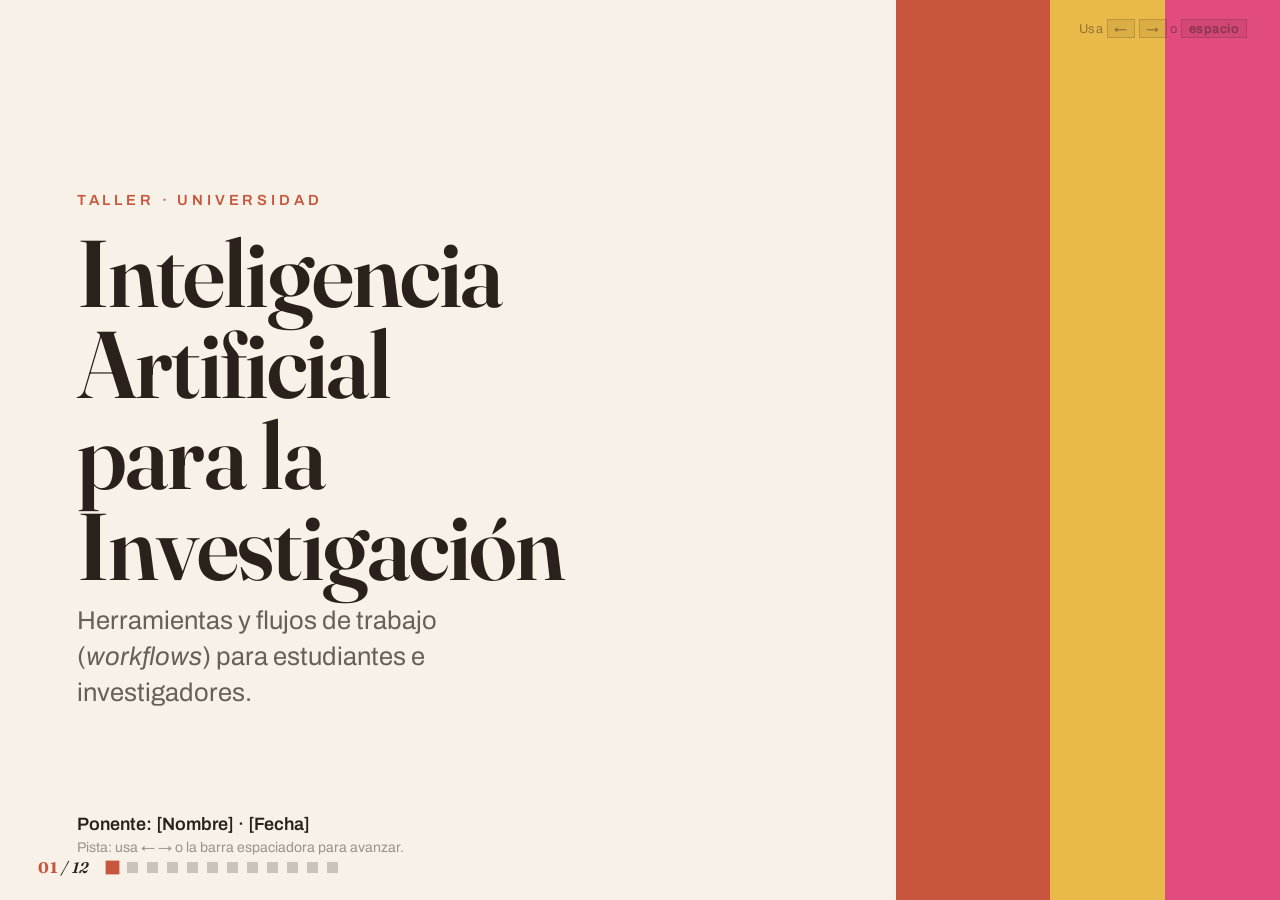
<file: taller-ia-alt4-color-mexicano.html>
<!DOCTYPE html>
<!--
  ============================================================================
  TALLER · "Inteligencia Artificial para la Investigación"
  Slide deck standalone (file://) — Diseño: "COLOR MEXICANO"
  ----------------------------------------------------------------------------
  DIRECCIÓN DE DISEÑO
    Inspirado en Luis Barragán y el modernismo mexicano: grandes planos de
    color plano, muros geométricos, asimetría sobria. UNA tinta dominante por
    sección, recorriendo la paleta: terracota, rosa mexicano, ocre, cobalto.
    Tipografía: 'Fraunces' (serif suave de alto contraste) para titulares;
    'Archivo' (grotesca limpia) para cuerpo. Tinta café profundo para texto.

  TRANSICIÓN
    "Color-block wipe": un panel sólido de color barre la pantalla en
    diagonal (~520ms) cubriendo la diapositiva saliente y descubriendo la
    entrante — el color mismo conduce el movimiento.
    prefers-reduced-motion: reduce -> sólo fundido de opacidad.

  CONTROLES (todos implementados)
    Avanzar : Flecha derecha · Barra espaciadora · AvPág · clic ~60% derecho
    Retroceder : Flecha izquierda · RePág · clic en zona izquierda
    Inicio : Home   ·   Final : End   ·   Pantalla completa : tecla "F"
    Táctil : swipe izquierda/derecha
    UI fija : contador "03 / 12" + indicador de progreso clicable (salto)

  EDICIÓN
    Cada diapositiva es un bloque <section class="slide" data-tint="..."> bien
    comentado y fácilmente editable. data-tint asigna el color dominante.
  ============================================================================
-->
<html lang="es">
<head>
<meta charset="UTF-8">
<meta name="viewport" content="width=device-width, initial-scale=1.0">
<title>Inteligencia Artificial para la Investigación · Taller</title>

<!-- Google Fonts: Fraunces (display) + Archivo (cuerpo). Fallbacks robustos abajo. -->
<link rel="preconnect" href="https://fonts.googleapis.com">
<link rel="preconnect" href="https://fonts.gstatic.com" crossorigin>
<link href="https://fonts.googleapis.com/css2?family=Fraunces:opsz,wght@9..144,400;9..144,500;9..144,600;9..144,700;9..144,900&family=Archivo:wght@400;500;600;700&display=swap" rel="stylesheet">

<style>
/* ===========================================================================
   1. TOKENS — Paleta "Color mexicano"
   =========================================================================== */
:root{
  --paper:   #F7F1E7;   /* off-white cálido (lienzo base)            */
  --ink:     #2B211C;   /* café profundo (texto)                     */
  --ink-70:  rgba(43,33,28,.70);
  --ink-45:  rgba(43,33,28,.45);

  /* Bloques de color (uno dominante por sección) */
  --terra:   #C8553D;   /* terracota   */
  --rosa:    #E14B7E;   /* rosa mexicano */
  --ocre:    #E9B949;   /* ocre / amarillo */
  --cobalt:  #2E5EAA;   /* azul cobalto */

  /* Tinta activa (la cambia cada slide vía data-tint) */
  --tint:      var(--terra);
  --tint-soft: rgba(200,85,61,.14);
  --on-tint:   #F7F1E7;   /* texto sobre la tinta */

  /* Tipografía */
  --display: "Fraunces", "Hoefler Text", "Georgia", "Times New Roman", serif;
  --body:    "Archivo", "Helvetica Neue", "Segoe UI", system-ui, -apple-system, Arial, sans-serif;

  --wipe-ms: 520ms;
}

/* ===========================================================================
   2. BASE
   =========================================================================== */
*{ box-sizing:border-box; margin:0; padding:0; }
html,body{ height:100%; }
body{
  background:var(--paper);
  color:var(--ink);
  font-family:var(--body);
  overflow:hidden;
  -webkit-font-smoothing:antialiased;
  text-rendering:optimizeLegibility;
}

/* Stage 16:9 — ocupa el viewport completo */
#stage{ position:fixed; inset:0; background:var(--paper); }

/* ---- Diapositiva: full-viewport, sólo UNA visible ---- */
.slide{
  position:absolute; inset:0;
  display:none;
  padding:clamp(40px, 6vw, 92px);
  background:var(--paper);
  /* grilla base ligeramente asimétrica (muro Barragán + contenido) */
}
.slide.active{ display:block; }

/* Nº de slide marca-agua + acento de tinta por slide */
.slide{ --tint:var(--terra); --tint-soft:rgba(200,85,61,.14); }
.slide[data-tint="terra"] { --tint:var(--terra);  --tint-soft:rgba(200,85,61,.14); }
.slide[data-tint="rosa"]  { --tint:var(--rosa);   --tint-soft:rgba(225,75,126,.13); }
.slide[data-tint="ocre"]  { --tint:var(--ocre);   --tint-soft:rgba(233,185,73,.20); --on-tint:#2B211C; }
.slide[data-tint="cobalt"]{ --tint:var(--cobalt); --tint-soft:rgba(46,94,170,.14); }

/* ===========================================================================
   3. TIPOGRAFÍA / ELEMENTOS COMUNES
   =========================================================================== */
.eyebrow{
  font-family:var(--body);
  font-weight:600;
  font-size:clamp(13px,1.15vw,17px);
  letter-spacing:.26em;
  text-transform:uppercase;
  color:var(--tint);
}
h1{
  font-family:var(--display);
  font-weight:600;
  font-size:clamp(44px, 7.4vw, 116px);
  line-height:.96;
  letter-spacing:-.018em;
  font-optical-sizing:auto;
}
h2{
  font-family:var(--display);
  font-weight:600;
  font-size:clamp(34px, 5.4vw, 78px);
  line-height:1.0;
  letter-spacing:-.015em;
}
h2 em{ font-style:italic; color:var(--tint); }
.lede{
  font-family:var(--body);
  font-weight:400;
  font-size:clamp(20px, 2.0vw, 30px);
  line-height:1.4;
  max-width:24ch;
  color:var(--ink-70);
}
.big-quote{
  font-family:var(--display);
  font-weight:500;
  font-style:italic;
  font-size:clamp(30px, 4.6vw, 68px);
  line-height:1.08;
  letter-spacing:-.012em;
}
p,li{ font-size:clamp(18px,1.55vw,24px); line-height:1.5; } /* cuerpo ≥22px en proyección */

/* Cabecera de sección (kicker + número grande de la sección) */
.kicker{ display:flex; align-items:baseline; gap:18px; margin-bottom:clamp(18px,2.4vh,34px); }
.kicker .sec-no{
  font-family:var(--display); font-weight:700; font-style:italic;
  font-size:clamp(20px,2vw,30px); color:var(--tint);
}

/* Etiqueta-píldora sobre la tinta */
.tag{
  display:inline-block;
  font-family:var(--body); font-weight:600;
  font-size:clamp(13px,1vw,15px);
  letter-spacing:.04em;
  padding:.42em .9em;
  background:var(--tint); color:var(--on-tint);
}
/* Términos técnicos en inglés: marcados sutilmente, NUNCA traducidos */
.tech{ font-style:italic; }

/* Nota / advertencia (banda con borde de tinta) */
.note{
  margin-top:auto;
  display:flex; align-items:center; gap:14px;
  font-size:clamp(16px,1.35vw,21px);
  color:var(--ink-70);
  border-left:5px solid var(--tint);
  padding:.55em 0 .55em 18px;
  max-width:60ch;
}
.note strong{ color:var(--ink); font-weight:600; }
.note.warn{ background:var(--tint-soft); padding-right:18px; }

/* ===========================================================================
   4. "MUROS" DE COLOR (planos planos geométricos, asimétricos)
   =========================================================================== */
/* Plano vertical dominante a la derecha — el "muro" de cada slide de contenido */
.wall-r{
  position:absolute; top:0; right:0; bottom:0;
  width:38%;
  background:var(--tint);
  z-index:0;
}
.wall-r.thin{ width:22%; }
/* Plano horizontal inferior (base) */
.wall-b{
  position:absolute; left:0; right:0; bottom:0;
  height:18%;
  background:var(--tint);
  z-index:0;
}
/* Pequeña ventana / escalón cromático (acento Barragán) */
.notch{ position:absolute; z-index:0; background:var(--ink); opacity:.92; }

/* El contenido vive por encima de los muros */
.content{ position:relative; z-index:2; height:100%; display:flex; flex-direction:column; }

/* Número gigante de slide como marca de agua arquitectónica */
.ghost-no{
  position:absolute; z-index:1;
  font-family:var(--display); font-weight:900;
  font-size:clamp(180px, 34vw, 560px);
  line-height:.7;
  color:var(--ink);
  opacity:.05;
  user-select:none; pointer-events:none;
}

/* ===========================================================================
   5. LAYOUTS ESPECÍFICOS
   =========================================================================== */

/* --- Portada --- */
.cover{ padding:0; }
.cover .band{
  position:absolute; top:0; bottom:0; right:0; width:30%;
  background:var(--terra); z-index:0;
}
.cover .band.b2{ width:18%; background:var(--ocre); }
.cover .band.b3{ width:9%;  background:var(--rosa); }
.cover .inner{
  position:relative; z-index:2; height:100%;
  display:flex; flex-direction:column; justify-content:center;
  padding:clamp(40px,6vw,96px);
  max-width:70%;
}
.cover .foot{
  position:absolute; left:clamp(40px,6vw,96px); bottom:clamp(34px,5vh,60px);
  z-index:2; display:flex; flex-direction:column; gap:6px;
}
.cover .foot .by{ font-weight:600; font-size:clamp(16px,1.4vw,22px); }
.cover .foot .hint{ font-size:clamp(14px,1.1vw,17px); color:var(--ink-45); }

/* --- Agenda (lista numerada en dos columnas) --- */
.agenda-grid{
  display:grid; grid-template-columns:1fr 1fr;
  column-gap:clamp(40px,5vw,90px); row-gap:clamp(8px,1.3vh,16px);
  margin-top:auto; margin-bottom:auto;
}
.agenda-grid ol{ list-style:none; counter-reset:none; }
.ag-item{
  display:flex; align-items:baseline; gap:16px;
  padding:.32em 0;
  border-bottom:1px solid rgba(43,33,28,.12);
}
.ag-item .n{
  font-family:var(--display); font-weight:700; font-style:italic;
  font-size:clamp(18px,1.6vw,24px); color:var(--tint);
  min-width:1.6ch; text-align:right;
}
.ag-item .t{ font-size:clamp(17px,1.5vw,23px); font-weight:500; }

/* --- Tres / cuatro columnas de puntos --- */
.cols{ display:grid; gap:clamp(20px,2.6vw,40px); margin-top:auto; margin-bottom:auto; }
.cols.c3{ grid-template-columns:repeat(3,1fr); }
.cols.c4{ grid-template-columns:repeat(4,1fr); }
.col h3{
  font-family:var(--display); font-weight:600;
  font-size:clamp(22px,2.2vw,34px); line-height:1.05;
  letter-spacing:-.01em; margin-bottom:.4em;
  padding-bottom:.32em;
  border-bottom:3px solid var(--tint);
}
.col p{ color:var(--ink-70); font-size:clamp(16px,1.35vw,21px); }
.col .lead-no{
  font-family:var(--display); font-style:italic; font-weight:700;
  color:var(--tint); font-size:clamp(18px,1.6vw,24px); display:block; margin-bottom:.15em;
}

/* Lista de herramientas dentro de columna (chips) */
.tools{ display:flex; flex-wrap:wrap; gap:8px; margin-top:.5em; }
.tools span{
  font-size:clamp(14px,1.15vw,18px); font-weight:500;
  padding:.3em .7em; background:var(--paper);
  border:1.5px solid var(--tint); color:var(--ink);
}

/* --- Bloque de "lista de puntos grandes" (definición/objetivo) --- */
.points{ display:flex; flex-direction:column; gap:clamp(12px,2vh,22px); margin-top:clamp(14px,2.4vh,30px); max-width:42ch; }
.point{ display:flex; gap:16px; align-items:flex-start; }
.point .b{ width:14px; height:14px; flex:0 0 14px; margin-top:.5em; background:var(--tint); }
.point .txt strong{ font-weight:600; }
.point .txt{ font-size:clamp(18px,1.55vw,25px); line-height:1.4; }

/* --- Pasos numerados grandes (ejercicio) --- */
.steps{ display:flex; flex-direction:column; gap:clamp(10px,1.8vh,20px); margin:clamp(14px,2.4vh,28px) 0; max-width:46ch; }
.step{ display:flex; gap:18px; align-items:baseline; }
.step .sn{
  font-family:var(--display); font-weight:700; font-style:italic;
  font-size:clamp(26px,2.6vw,42px); color:var(--tint); min-width:1.4ch;
}
.step .sd{ font-size:clamp(18px,1.55vw,25px); line-height:1.35; }

/* --- Cierre / recursos --- */
.close-list{ display:flex; flex-direction:column; gap:clamp(14px,2.4vh,28px); margin-top:auto; margin-bottom:auto; }
.close-row{ display:flex; align-items:baseline; gap:18px; }
.close-row .lbl{
  font-family:var(--display); font-style:italic; font-weight:600;
  color:var(--tint); font-size:clamp(20px,2vw,30px); min-width:5ch;
}
.close-row .val{ font-size:clamp(20px,1.9vw,30px); font-weight:500; }

/* Spacer flexible para empujar la nota al fondo */
.spacer{ flex:1 1 auto; }

/* ===========================================================================
   6. UI FIJA — contador + progreso
   =========================================================================== */
#ui{
  position:fixed; z-index:50;
  left:clamp(20px,3vw,42px); bottom:clamp(18px,2.6vh,34px);
  display:flex; align-items:center; gap:18px;
  font-family:var(--body);
}
#counter{
  font-family:var(--display); font-weight:600; font-style:italic;
  font-size:clamp(15px,1.2vw,19px); color:var(--ink);
  letter-spacing:.02em;
}
#counter b{ color:var(--tint); font-style:normal; font-weight:700; }
#dots{ display:flex; gap:9px; align-items:center; }
.dot{
  width:11px; height:11px; padding:0; border:none; cursor:pointer;
  background:rgba(43,33,28,.22);
  transition:transform .25s ease, background .25s ease;
}
.dot:hover{ transform:scale(1.35); background:var(--ink-45); }
.dot.on{ background:var(--tint); transform:scale(1.25); }
.dot:focus-visible{ outline:2px solid var(--ink); outline-offset:3px; }

/* hint de navegación arriba-derecha (sutil) */
#hint-tr{
  position:fixed; z-index:50; right:clamp(18px,2.6vw,34px); top:clamp(16px,2.4vh,30px);
  font-size:clamp(12px,1vw,15px); color:var(--ink-45); letter-spacing:.04em;
}
#hint-tr kbd{
  font-family:var(--body); font-weight:600; background:rgba(43,33,28,.08);
  padding:.12em .5em; border-radius:0; border:1px solid rgba(43,33,28,.18);
}

/* ===========================================================================
   7. TRANSICIÓN — "color-block wipe" diagonal
   =========================================================================== */
/* Panel que barre la pantalla en diagonal. Se anima vía clases JS. */
#wipe{
  position:fixed; inset:0; z-index:60; pointer-events:none;
  background:var(--terra);
  /* Empieza fuera, a la izquierda, recortado en diagonal */
  transform:translateX(-100%) skewX(-8deg);
  transform-origin:top left;
  will-change:transform;
}
/* Fase 1: cubre (entra de izq a der) */
#wipe.cover{
  transform:translateX(0) skewX(-8deg);
  transition:transform var(--wipe-ms) cubic-bezier(.76,0,.24,1);
}
/* Fase 2: descubre (sale por la derecha) */
#wipe.reveal{
  transform:translateX(110%) skewX(-8deg);
  transition:transform var(--wipe-ms) cubic-bezier(.76,0,.24,1);
}

/* La diapositiva entrante hace un micro-ascenso de apoyo */
.slide.enter{ animation:slideIn 560ms cubic-bezier(.22,.61,.36,1) both; }
@keyframes slideIn{
  from{ opacity:0; transform:translateY(26px) scale(.992); }
  to  { opacity:1; transform:translateY(0)    scale(1); }
}

/* ---- Reduced motion: sólo opacidad ---- */
@media (prefers-reduced-motion: reduce){
  #wipe{ display:none !important; }
  .slide{ transition:opacity .28s linear; }
  .slide.enter{ animation:none; }
  .slide:not(.active){ opacity:0; }
  .dot{ transition:none; }
}

/* ===========================================================================
   8. RESPONSIVE seguro (la presentación es 16:9, pero degradamos en angosto)
   =========================================================================== */
@media (max-width:820px){
  .cols.c3, .cols.c4{ grid-template-columns:1fr 1fr; }
  .agenda-grid{ grid-template-columns:1fr; }
  .cover .inner{ max-width:88%; }
  .wall-r{ width:30%; }
}
@media (max-width:520px){
  .cols.c3, .cols.c4{ grid-template-columns:1fr; }
}
</style>
</head>
<body>

<!-- Panel de barrido de color (transición) -->
<div id="wipe" aria-hidden="true"></div>

<!-- Hint superior derecho -->
<div id="hint-tr">Usa <kbd>←</kbd> <kbd>→</kbd> o <kbd>espacio</kbd></div>

<!-- ====================== ESCENARIO DE DIAPOSITIVAS ====================== -->
<main id="stage" aria-label="Presentación: Inteligencia Artificial para la Investigación">

  <!-- ===================================================================
       SLIDE 1 — PORTADA  (tinta: terracota)
       =================================================================== -->
  <section class="slide cover active" data-tint="terra" aria-label="Portada">
    <div class="band"></div>
    <div class="band b2"></div>
    <div class="band b3"></div>
    <div class="inner">
      <p class="eyebrow" style="color:var(--terra)">Taller · Universidad</p>
      <h1 style="margin:.18em 0 .12em">Inteligencia Artificial<br>para la Investigación</h1>
      <p class="lede" style="max-width:30ch">Herramientas y flujos de trabajo
        (<span class="tech">workflows</span>) para estudiantes e investigadores.</p>
    </div>
    <div class="foot">
      <span class="by">Ponente: [Nombre] · [Fecha]</span>
      <span class="hint">Pista: usa ← → o la barra espaciadora para avanzar.</span>
    </div>
  </section>

  <!-- ===================================================================
       SLIDE 2 — AGENDA DEL DÍA  (tinta: cobalto)
       =================================================================== -->
  <section class="slide" data-tint="cobalt" aria-label="Agenda del día">
    <div class="ghost-no" style="right:-2vw; bottom:-6vh">02</div>
    <div class="wall-b" style="height:14%"></div>
    <div class="content">
      <div class="kicker"><span class="eyebrow">Agenda</span><span class="sec-no">del día</span></div>
      <h2 style="margin-bottom:.18em">Lo que veremos hoy</h2>
      <div class="agenda-grid">
        <ol>
          <li class="ag-item"><span class="n">1</span><span class="t">¿Por qué IA en la investigación?</span></li>
          <li class="ag-item"><span class="n">2</span><span class="t">Panorama de herramientas</span></li>
          <li class="ag-item"><span class="n">3</span><span class="t">Búsqueda y revisión de literatura</span></li>
          <li class="ag-item"><span class="n">4</span><span class="t">Lectura y síntesis de fuentes</span></li>
          <li class="ag-item"><span class="n">5</span><span class="t">Escritura académica asistida</span></li>
        </ol>
        <ol>
          <li class="ag-item"><span class="n">6</span><span class="t">Análisis de datos y código</span></li>
          <li class="ag-item"><span class="n">7</span><span class="t">Prompting efectivo</span></li>
          <li class="ag-item"><span class="n">8</span><span class="t">Ética e integridad académica</span></li>
          <li class="ag-item"><span class="n">9</span><span class="t">Ejercicio práctico</span></li>
          <li class="ag-item"><span class="n">10</span><span class="t">Recursos y cierre</span></li>
        </ol>
      </div>
    </div>
  </section>

  <!-- ===================================================================
       SLIDE 3 — ¿POR QUÉ IA EN LA INVESTIGACIÓN?  (tinta: terracota)
       =================================================================== -->
  <section class="slide" data-tint="terra" aria-label="¿Por qué IA en la investigación?">
    <div class="wall-r"></div>
    <div class="content" style="padding-right:40%">
      <div class="kicker"><span class="sec-no">01</span><span class="eyebrow">¿Por qué IA en la investigación?</span></div>
      <p class="big-quote">La <em>IA generativa</em> (<span class="tech">LLMs</span>) no reemplaza
        el criterio del investigador: <em>amplifica</em> su productividad.</p>
      <div class="cols c3" style="margin-top:clamp(22px,4vh,52px); margin-bottom:0">
        <div class="col"><span class="lead-no">a.</span><h3 style="font-size:clamp(19px,1.9vw,28px)">Acelera tareas repetitivas</h3></div>
        <div class="col"><span class="lead-no">b.</span><h3 style="font-size:clamp(19px,1.9vw,28px)">Explora la literatura más rápido</h3></div>
        <div class="col"><span class="lead-no">c.</span><h3 style="font-size:clamp(19px,1.9vw,28px)">Itera ideas y borradores (<span class="tech">drafts</span>)</h3></div>
      </div>
      <div class="spacer"></div>
      <div class="note"><strong>Siempre con verificación humana.</strong></div>
    </div>
  </section>

  <!-- ===================================================================
       SLIDE 4 — PANORAMA DE HERRAMIENTAS  (tinta: ocre)
       =================================================================== -->
  <section class="slide" data-tint="ocre" aria-label="Panorama de herramientas">
    <div class="wall-b" style="height:12%"></div>
    <div class="content">
      <div class="kicker"><span class="sec-no">02</span><span class="eyebrow">Panorama de herramientas</span></div>
      <h2 style="margin-bottom:.05em">Cuatro categorías</h2>
      <div class="cols c4">
        <div class="col">
          <h3>Búsqueda &amp; literatura</h3>
          <div class="tools"><span>Elicit</span><span>Consensus</span><span>Semantic Scholar</span><span>Perplexity</span></div>
        </div>
        <div class="col">
          <h3>Lectura &amp; síntesis</h3>
          <div class="tools"><span>NotebookLM</span><span>ChatPDF</span><span>SciSpace</span></div>
        </div>
        <div class="col">
          <h3>Escritura &amp; edición</h3>
          <div class="tools"><span>ChatGPT</span><span>Claude</span><span>Paperpal</span></div>
        </div>
        <div class="col">
          <h3>Datos &amp; código</h3>
          <div class="tools"><span>Claude</span><span>ChatGPT (Code Interpreter)</span><span>Julius AI</span></div>
        </div>
      </div>
    </div>
  </section>

  <!-- ===================================================================
       SLIDE 5 — BÚSQUEDA Y REVISIÓN DE LITERATURA  (tinta: cobalto)
       =================================================================== -->
  <section class="slide" data-tint="cobalt" aria-label="Búsqueda y revisión de literatura">
    <div class="wall-r thin"></div>
    <div class="content" style="padding-right:24%">
      <div class="kicker"><span class="sec-no">03</span><span class="eyebrow">Búsqueda y revisión de literatura</span></div>
      <h2 style="margin-bottom:.1em">Encontrar y filtrar<br>literatura relevante</h2>
      <div class="points">
        <div class="point"><span class="b"></span><span class="txt"><strong>Elicit</strong> — formula tu pregunta de investigación y extrae los <span class="tech">findings</span> de los <span class="tech">papers</span>.</span></div>
        <div class="point"><span class="b"></span><span class="txt"><strong>Consensus</strong> — respuestas basadas en evidencia científica.</span></div>
      </div>
      <div class="spacer"></div>
      <div class="note"><strong>Tip:</strong>&nbsp;verifica siempre la fuente primaria (<span class="tech">primary source</span>).</div>
    </div>
  </section>

  <!-- ===================================================================
       SLIDE 6 — LECTURA Y SÍNTESIS DE FUENTES  (tinta: rosa mexicano)
       =================================================================== -->
  <section class="slide" data-tint="rosa" aria-label="Lectura y síntesis de fuentes">
    <div class="wall-r"></div>
    <div class="notch" style="right:0; top:0; width:38%; height:16%; background:var(--ocre); opacity:1"></div>
    <div class="content" style="padding-right:40%">
      <div class="kicker"><span class="sec-no">04</span><span class="eyebrow">Lectura y síntesis de fuentes</span></div>
      <div class="points" style="margin-top:clamp(10px,2vh,24px)">
        <div class="point"><span class="b"></span><span class="txt"><strong>NotebookLM</strong> — sube tus PDFs y pregunta con citas a tus propios documentos.</span></div>
        <div class="point"><span class="b"></span><span class="txt">Genera resúmenes, líneas de tiempo y mapas conceptuales.</span></div>
      </div>
      <div class="spacer"></div>
      <div class="note warn"><strong>Advertencia:</strong>&nbsp;cuidado con las alucinaciones (<span class="tech">hallucinations</span>): verifica cada cita.</div>
    </div>
  </section>

  <!-- ===================================================================
       SLIDE 7 — ESCRITURA ACADÉMICA ASISTIDA  (tinta: terracota)
       =================================================================== -->
  <section class="slide" data-tint="terra" aria-label="Escritura académica asistida">
    <div class="wall-b"></div>
    <div class="content">
      <div class="kicker"><span class="sec-no">05</span><span class="eyebrow">Escritura académica asistida</span></div>
      <h2 style="margin-bottom:.18em">Usos</h2>
      <div class="cols c4" style="margin-top:0; margin-bottom:clamp(18px,3vh,40px)">
        <div class="col"><h3 style="font-size:clamp(20px,2vw,30px)">Estructurar</h3></div>
        <div class="col"><h3 style="font-size:clamp(20px,2vw,30px)">Parafrasear</h3></div>
        <div class="col"><h3 style="font-size:clamp(20px,2vw,30px)">Mejorar la claridad</h3></div>
        <div class="col"><h3 style="font-size:clamp(20px,2vw,30px)">Traducir</h3></div>
      </div>
      <p class="big-quote" style="font-size:clamp(26px,3.6vw,52px); max-width:22ch">El <em>borrador</em> puede ser de la IA; la <em>voz</em> y las <em>ideas</em> son tuyas.</p>
      <div class="spacer"></div>
      <div class="note"><strong>Integridad:</strong>&nbsp;declara el uso de IA según la política de tu institución.</div>
    </div>
  </section>

  <!-- ===================================================================
       SLIDE 8 — ANÁLISIS DE DATOS Y CÓDIGO  (tinta: cobalto)
       =================================================================== -->
  <section class="slide" data-tint="cobalt" aria-label="Análisis de datos y código">
    <div class="wall-r"></div>
    <div class="notch" style="right:9%; bottom:0; width:20%; height:34%; background:var(--ocre); opacity:1"></div>
    <div class="content" style="padding-right:40%">
      <div class="kicker"><span class="sec-no">06</span><span class="eyebrow">Análisis de datos y código</span></div>
      <p class="big-quote" style="font-size:clamp(26px,3.7vw,54px); max-width:20ch">Pega tus datos o describe el problema; la IA <em>genera y explica</em> código
        (<span class="tech">Python / R</span>).</p>
      <div class="points" style="margin-top:clamp(16px,3vh,36px)">
        <div class="point"><span class="b"></span><span class="txt">Limpieza de datos · estadística descriptiva · visualización.</span></div>
      </div>
      <div class="spacer"></div>
      <div class="note"><strong>Tip:</strong>&nbsp;pide que explique cada paso; no ejecutes código que no entiendas.</div>
    </div>
  </section>

  <!-- ===================================================================
       SLIDE 9 — PROMPTING EFECTIVO  (tinta: ocre)
       =================================================================== -->
  <section class="slide" data-tint="ocre" aria-label="Prompting efectivo">
    <div class="wall-b" style="height:12%"></div>
    <div class="content">
      <div class="kicker"><span class="sec-no">07</span><span class="eyebrow">Prompting efectivo</span></div>
      <h2 style="margin-bottom:.05em">Cuatro principios</h2>
      <div class="cols c4">
        <div class="col">
          <span class="lead-no">01</span>
          <h3>Rol</h3>
          <p>Asigna un rol: <em>“Actúa como revisor de metodología”.</em></p>
        </div>
        <div class="col">
          <span class="lead-no">02</span>
          <h3>Contexto</h3>
          <p>Da contexto, objetivo y audiencia.</p>
        </div>
        <div class="col">
          <span class="lead-no">03</span>
          <h3>Ejemplos</h3>
          <p>Muestra ejemplos del formato deseado (<span class="tech">few-shot</span>).</p>
        </div>
        <div class="col">
          <span class="lead-no">04</span>
          <h3>Formato</h3>
          <p>Especifica estructura y longitud de la salida (<span class="tech">output</span>).</p>
        </div>
      </div>
    </div>
  </section>

  <!-- ===================================================================
       SLIDE 10 — ÉTICA E INTEGRIDAD ACADÉMICA  (tinta: rosa mexicano)
       =================================================================== -->
  <section class="slide" data-tint="rosa" aria-label="Ética e integridad académica">
    <div class="wall-r thin"></div>
    <div class="content" style="padding-right:24%">
      <div class="kicker"><span class="sec-no">08</span><span class="eyebrow">Ética e integridad académica</span></div>
      <div class="cols c4" style="margin-top:clamp(14px,3vh,40px)">
        <div class="col">
          <h3>Verificación</h3>
          <p>La IA puede inventar datos y referencias.</p>
        </div>
        <div class="col">
          <h3>Transparencia</h3>
          <p>Cita el uso de IA.</p>
        </div>
        <div class="col">
          <h3>Privacidad</h3>
          <p>No subas datos sensibles o confidenciales.</p>
        </div>
        <div class="col">
          <h3>Sesgos (<span class="tech">bias</span>)</h3>
          <p>Los modelos reflejan los sesgos de sus datos.</p>
        </div>
      </div>
    </div>
  </section>

  <!-- ===================================================================
       SLIDE 11 — EJERCICIO PRÁCTICO  (tinta: terracota)
       =================================================================== -->
  <section class="slide" data-tint="terra" aria-label="Ejercicio práctico">
    <div class="wall-r"></div>
    <div class="content" style="padding-right:40%">
      <div class="kicker"><span class="sec-no">09</span><span class="eyebrow">Ejercicio práctico</span></div>
      <h2 style="margin-bottom:.18em">Elige un <em>paper</em><br>de tu área</h2>
      <div class="steps">
        <div class="step"><span class="sn">1</span><span class="sd">Resume su contribución con una herramienta.</span></div>
        <div class="step"><span class="sn">2</span><span class="sd">Formula 3 preguntas críticas.</span></div>
        <div class="step"><span class="sn">3</span><span class="sd">Verifica una afirmación contra la fuente.</span></div>
      </div>
      <div class="spacer"></div>
      <div class="note"><span class="tag">Meta</span>&nbsp;&nbsp;<strong>15 minutos · en parejas</strong></div>
    </div>
  </section>

  <!-- ===================================================================
       SLIDE 12 — RECURSOS Y CIERRE  (tinta: cobalto)
       =================================================================== -->
  <section class="slide" data-tint="cobalt" aria-label="Recursos y cierre">
    <div class="band" style="position:absolute; top:0; bottom:0; right:0; width:30%; background:var(--cobalt); z-index:0"></div>
    <div class="band" style="position:absolute; top:0; bottom:0; right:0; width:16%; background:var(--rosa); z-index:0"></div>
    <div class="band" style="position:absolute; top:0; bottom:0; right:0; width:7%;  background:var(--ocre); z-index:0"></div>
    <div class="content" style="padding-right:34%">
      <div class="kicker"><span class="sec-no">10</span><span class="eyebrow">Recursos y cierre</span></div>
      <h2 style="margin-bottom:.1em">Gracias</h2>
      <div class="close-list">
        <div class="close-row"><span class="lbl">Material</span><span class="val">Diapositivas y guía de <span class="tech">prompts</span>: [enlace]</span></div>
        <div class="close-row"><span class="lbl">Preguntas</span><span class="val"><span class="tech">Q&amp;A</span></span></div>
        <div class="close-row"><span class="lbl">Contacto</span><span class="val">[correo de contacto]</span></div>
      </div>
    </div>
  </section>

</main>

<!-- ====================== UI FIJA: contador + progreso ====================== -->
<nav id="ui" aria-label="Navegación de diapositivas">
  <span id="counter"><b id="cur">01</b> / <span id="total">12</span></span>
  <span id="dots" role="tablist" aria-label="Ir a diapositiva"></span>
</nav>

<script>
/* ===========================================================================
   CONTROLADOR DEL DECK — vanilla JS, sin librerías. Funciona vía file://
   =========================================================================== */
(function(){
  "use strict";

  var stage   = document.getElementById('stage');
  var slides  = Array.prototype.slice.call(document.querySelectorAll('.slide'));
  var wipe    = document.getElementById('wipe');
  var curEl   = document.getElementById('cur');
  var dotsEl  = document.getElementById('dots');
  var hintTR  = document.getElementById('hint-tr');
  var N       = slides.length;
  var index   = 0;
  var busy    = false;

  /* Colores de tinta por nombre (para teñir el panel de barrido) */
  var TINTS = { terra:'#C8553D', rosa:'#E14B7E', ocre:'#E9B949', cobalt:'#2E5EAA' };

  /* ¿Reduced motion? */
  var reduce = window.matchMedia &&
               window.matchMedia('(prefers-reduced-motion: reduce)').matches;

  document.getElementById('total').textContent = String(N).padStart(2,'0');

  /* ---- Construir indicador de progreso (puntos clicables) ---- */
  for (var i=0;i<N;i++){
    (function(k){
      var b = document.createElement('button');
      b.className = 'dot';
      b.setAttribute('role','tab');
      b.setAttribute('aria-label','Ir a la diapositiva ' + (k+1));
      b.addEventListener('click', function(){ go(k); });
      dotsEl.appendChild(b);
    })(i);
  }
  var dots = Array.prototype.slice.call(dotsEl.children);

  function pad(n){ return String(n+1).padStart(2,'0'); }

  function syncUI(){
    curEl.textContent = pad(index);
    for (var i=0;i<dots.length;i++){
      dots[i].classList.toggle('on', i===index);
      dots[i].setAttribute('aria-selected', i===index ? 'true':'false');
    }
  }

  /* ---- Mostrar slide instantáneo (sin animación de barrido) ---- */
  function show(i, animateEnter){
    slides.forEach(function(s){ s.classList.remove('active','enter'); });
    var s = slides[i];
    s.classList.add('active');
    if (animateEnter && !reduce) {
      // reflow para reiniciar la animación
      void s.offsetWidth;
      s.classList.add('enter');
    }
    syncUI();
  }

  /* ---- Transición principal: color-block wipe ---- */
  function go(target){
    if (busy) return;
    target = Math.max(0, Math.min(N-1, target));
    if (target === index){ return; }

    // Esconder el hint tras la primera navegación
    if (hintTR){ hintTR.style.opacity = '0'; hintTR.style.transition='opacity .4s'; }

    if (reduce){
      // Fallback: simple cambio (CSS hace el fundido por opacidad)
      index = target;
      show(index, false);
      return;
    }

    busy = true;

    // El panel toma el color de la tinta DESTINO
    var tintName = slides[target].getAttribute('data-tint') || 'terra';
    wipe.style.background = TINTS[tintName] || TINTS.terra;

    // Reset duro del panel a su posición inicial (izquierda, oculto)
    wipe.classList.remove('cover','reveal');
    wipe.style.transition = 'none';
    wipe.style.transform = 'translateX(-100%) skewX(-8deg)';
    void wipe.offsetWidth; // reflow

    // FASE 1 — cubrir
    wipe.style.transition = '';
    wipe.classList.add('cover');

    var midSwapped = false;
    function swapAtMid(){
      if (midSwapped) return;
      midSwapped = true;
      index = target;
      show(index, true);   // intercambia bajo el panel + micro-entrada
    }

    function onCovered(e){
      if (e && e.propertyName && e.propertyName !== 'transform') return;
      wipe.removeEventListener('transitionend', onCovered);
      // Intercambiar el contenido mientras está totalmente cubierto
      swapAtMid();
      // FASE 2 — descubrir
      wipe.classList.remove('cover');
      wipe.classList.add('reveal');

      function onRevealed(ev){
        if (ev && ev.propertyName && ev.propertyName !== 'transform') return;
        wipe.removeEventListener('transitionend', onRevealed);
        wipe.classList.remove('reveal');
        // dejar el panel listo (oculto) para la próxima
        wipe.style.transition = 'none';
        wipe.style.transform = 'translateX(-100%) skewX(-8deg)';
        void wipe.offsetWidth;
        wipe.style.transition = '';
        busy = false;
      }
      wipe.addEventListener('transitionend', onRevealed);
      // Respaldo por si transitionend no dispara
      setTimeout(function(){ onRevealed({propertyName:'transform'}); }, 700);
    }
    wipe.addEventListener('transitionend', onCovered);
    // Respaldo de seguridad
    setTimeout(function(){ if(!midSwapped) onCovered({propertyName:'transform'}); }, 700);
  }

  function next(){ go(index+1); }
  function prev(){ go(index-1); }
  function first(){ go(0); }
  function last(){ go(N-1); }

  /* ---- Pantalla completa (tecla F) ---- */
  function toggleFullscreen(){
    var el = document.documentElement;
    if (!document.fullscreenElement){
      (el.requestFullscreen || el.webkitRequestFullscreen ||
       el.msRequestFullscreen || function(){}).call(el);
    } else {
      (document.exitFullscreen || document.webkitExitFullscreen ||
       document.msExitFullscreen || function(){}).call(document);
    }
  }

  /* ---- Teclado ---- */
  document.addEventListener('keydown', function(e){
    // Evitar interferir si hay foco en algo editable (no aplica aquí, pero seguro)
    switch(e.key){
      case 'ArrowRight':
      case 'PageDown':
      case ' ':
      case 'Spacebar':       // navegadores viejos
        e.preventDefault(); next(); break;
      case 'ArrowLeft':
      case 'PageUp':
        e.preventDefault(); prev(); break;
      case 'Home':
        e.preventDefault(); first(); break;
      case 'End':
        e.preventDefault(); last(); break;
      case 'f':
      case 'F':
        e.preventDefault(); toggleFullscreen(); break;
    }
  });

  /* ---- Clic: zona derecha ~60% avanza, zona izquierda retrocede ---- */
  stage.addEventListener('click', function(e){
    // No capturar clics sobre la UI (puntos) — están fuera de #stage de todos modos
    var x = e.clientX / window.innerWidth;
    if (x > 0.40){ next(); } else { prev(); }
  });

  /* ---- Táctil: swipe ---- */
  var tx=0, ty=0, tStart=0;
  stage.addEventListener('touchstart', function(e){
    var t = e.changedTouches[0];
    tx = t.clientX; ty = t.clientY; tStart = Date.now();
  }, {passive:true});
  stage.addEventListener('touchend', function(e){
    var t = e.changedTouches[0];
    var dx = t.clientX - tx, dy = t.clientY - ty, dt = Date.now()-tStart;
    if (dt < 800 && Math.abs(dx) > 45 && Math.abs(dx) > Math.abs(dy)*1.4){
      if (dx < 0) next(); else prev();
    }
  }, {passive:true});

  /* ---- Estado inicial ---- */
  show(0, false);
  syncUI();
})();
</script>
</body>
</html>
</file>
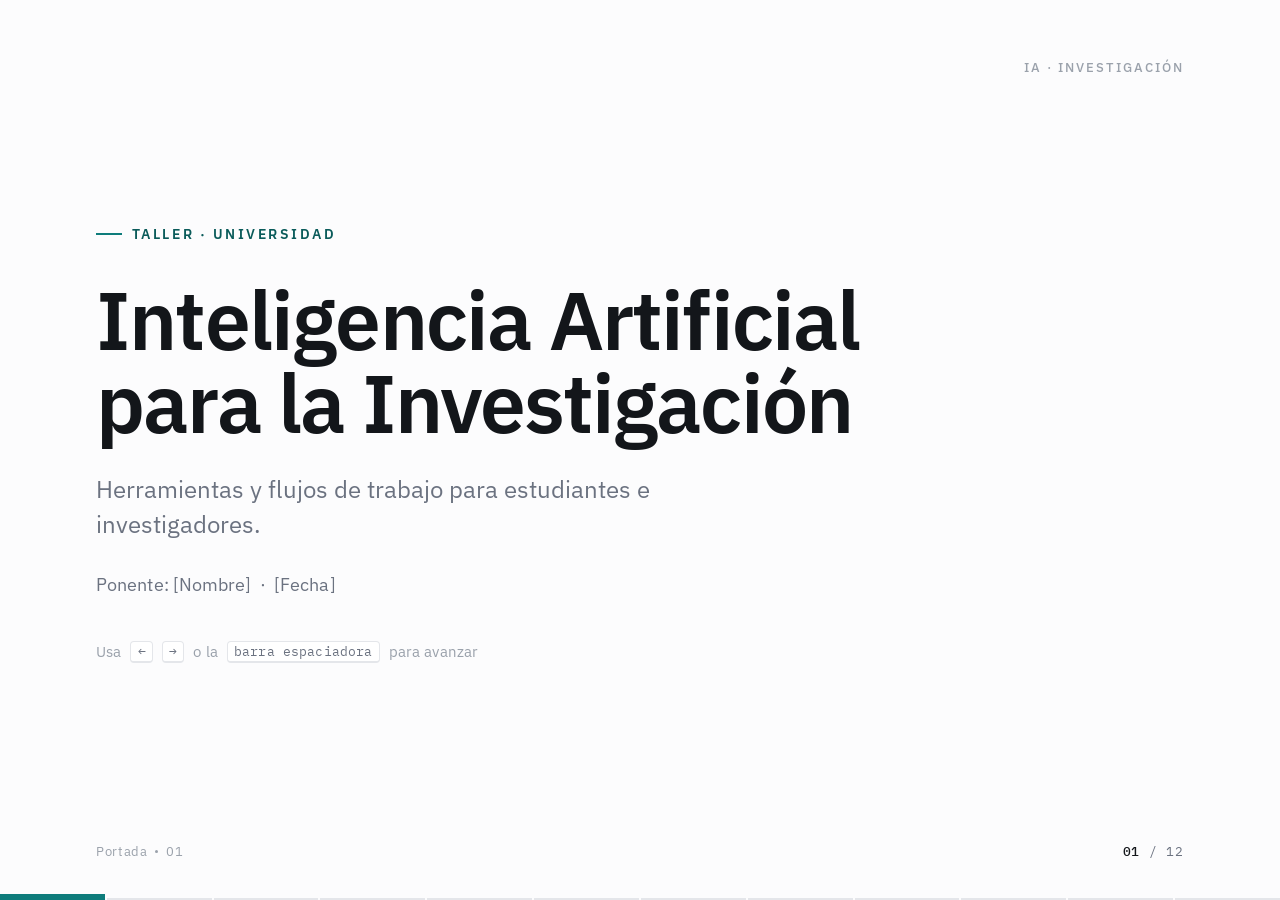
<file: taller-ia-alt5-minimal.html>
<!DOCTYPE html>
<!--
  ============================================================================
  TALLER · "Inteligencia Artificial para la Investigación"
  Design direction: "Minimal de conferencia" — a polished modern tech/science
  keynote. Quiet confidence, excellent typography, generous whitespace,
  left/grid-aligned content (never everything-centered), ONE refined accent
  (deep teal #0E7C7B). No purple, no uniform rounded cards, no Inter font.

  Typeface: IBM Plex Sans (text) + IBM Plex Serif (emphasis / pull-quotes),
  with robust system-font fallbacks.

  CONTROLS
    Next ........ Right Arrow · Space · PageDown · click right ~60% of screen
    Previous .... Left Arrow · PageUp · click left ~40% of screen
    First ....... Home
    Last ........ End
    Fullscreen .. F
    Touch ....... swipe left / right
    Jump ........ click any segment of the bottom progress bar

  TRANSITION
    Soft cross-fade + small vertical/scale move (translateY 12px + scale .99->1,
    opacity 0->1), ~400ms ease-out. prefers-reduced-motion -> plain fade.

  STRUCTURE
    Each slide is a <section class="slide"> block, commented and easy to edit.
    Works fully offline via file:// (double-click). Vanilla JS only.
  ============================================================================
-->
<html lang="es">
<head>
<meta charset="UTF-8" />
<meta name="viewport" content="width=device-width, initial-scale=1.0" />
<title>Inteligencia Artificial para la Investigación · Taller</title>

<!-- Google Fonts (with system fallbacks declared in CSS) -->
<link rel="preconnect" href="https://fonts.googleapis.com" />
<link rel="preconnect" href="https://fonts.gstatic.com" crossorigin />
<link href="https://fonts.googleapis.com/css2?family=IBM+Plex+Sans:wght@300;400;500;600;700&family=IBM+Plex+Serif:ital,wght@0,400;0,500;1,400&family=IBM+Plex+Mono:wght@400;500&display=swap" rel="stylesheet" />

<style>
/* ===========================================================================
   1. DESIGN TOKENS
   =========================================================================== */
:root{
  --paper:      #FCFCFD;   /* near-white background          */
  --ink:        #13161A;   /* near-black text                */
  --grey:       #6B7280;   /* cool grey secondary            */
  --grey-soft:  #9AA1AB;   /* lighter grey                   */
  --line:       #E4E6EA;   /* hairline rule                  */
  --line-soft:  #EEF0F3;   /* faint fill                     */
  --accent:     #0E7C7B;   /* deep teal — the ONE accent     */
  --accent-ink: #0A5B5A;   /* darker teal for text on paper  */
  --accent-wash:#EAF4F4;   /* faint teal wash                */

  --font-sans: 'IBM Plex Sans', -apple-system, BlinkMacSystemFont, 'Segoe UI', Roboto, Helvetica, Arial, sans-serif;
  --font-serif:'IBM Plex Serif', Georgia, 'Times New Roman', serif;
  --font-mono: 'IBM Plex Mono', ui-monospace, 'SFMono-Regular', Menlo, Consolas, monospace;

  --pad-x: clamp(48px, 7.5vw, 132px);  /* generous left/right margin */
  --pad-y: clamp(40px, 6.5vh, 84px);
  --maxw: 1180px;

  --dur: 420ms;
  --ease: cubic-bezier(.22,.61,.36,1);
}

/* ===========================================================================
   2. RESET / BASE
   =========================================================================== */
*{ box-sizing:border-box; margin:0; padding:0; }
html,body{ height:100%; }
body{
  background:var(--paper);
  color:var(--ink);
  font-family:var(--font-sans);
  font-weight:400;
  -webkit-font-smoothing:antialiased;
  text-rendering:optimizeLegibility;
  overflow:hidden;
  font-size:16px;
}

/* ===========================================================================
   3. DECK / SLIDE FRAMEWORK
   =========================================================================== */
.deck{ position:fixed; inset:0; }

.slide{
  position:absolute; inset:0;
  display:none;                 /* exactly one slide visible at a time */
  padding:var(--pad-y) var(--pad-x);
  padding-bottom:calc(var(--pad-y) + 18px);
  opacity:0;
}
.slide.active{
  display:flex;
  flex-direction:column;
  justify-content:center;
}

/* Soft cross-fade + slight rise & scale */
.slide.enter{
  animation:slideIn var(--dur) var(--ease) forwards;
}
@keyframes slideIn{
  from{ opacity:0; transform:translateY(12px) scale(.99); }
  to  { opacity:1; transform:translateY(0)    scale(1);   }
}

/* The inner wrapper keeps a comfortable measure and left alignment */
.wrap{ width:100%; max-width:var(--maxw); margin:0; }

/* ===========================================================================
   4. SHARED TYPOGRAPHY HELPERS
   =========================================================================== */
.eyebrow{
  font-size:clamp(13px,1.1vw,15px);
  font-weight:600;
  letter-spacing:.18em;
  text-transform:uppercase;
  color:var(--accent-ink);
  display:inline-flex; align-items:center; gap:.7em;
}
.eyebrow::before{   /* short teal tick before the eyebrow */
  content:""; width:26px; height:2px; background:var(--accent); display:inline-block;
}

h1.title{
  font-family:var(--font-sans);
  font-weight:600;
  font-size:clamp(40px,6.4vw,82px);
  line-height:1.02;
  letter-spacing:-.022em;
  margin-top:.42em;
  max-width:16ch;
}
h2.heading{
  font-weight:600;
  font-size:clamp(30px,4.2vw,54px);
  line-height:1.06;
  letter-spacing:-.018em;
  margin-top:.34em;
  max-width:20ch;
}
.lead{
  color:var(--grey);
  font-size:clamp(20px,1.9vw,27px);
  line-height:1.45;
  font-weight:400;
  max-width:46ch;
}
.kicker{       /* small all-caps section label used inside body */
  font-size:clamp(13px,1vw,15px);
  font-weight:600;
  letter-spacing:.14em;
  text-transform:uppercase;
  color:var(--grey);
}
.mono{ font-family:var(--font-mono); }
.accent{ color:var(--accent-ink); }
.serif{ font-family:var(--font-serif); }

/* Pull-quote (serif) used on the "why" slide etc. */
.pull{
  font-family:var(--font-serif);
  font-weight:400;
  font-size:clamp(30px,4.4vw,56px);
  line-height:1.16;
  letter-spacing:-.01em;
  max-width:21ch;
  position:relative;
  padding-left:clamp(20px,2vw,34px);
}
.pull::before{    /* slim teal vertical rule */
  content:""; position:absolute; left:0; top:.12em; bottom:.12em;
  width:3px; background:var(--accent); border-radius:2px;
}
.pull em{ font-style:italic; color:var(--accent-ink); }

/* a small note / caveat line with a teal dot */
.note{
  display:inline-flex; align-items:baseline; gap:.7em;
  color:var(--grey); font-size:clamp(17px,1.5vw,21px); line-height:1.4;
}
.note::before{
  content:""; width:9px; height:9px; flex:0 0 auto; border-radius:50%;
  background:var(--accent); transform:translateY(2px);
}
.note.warn::before{ background:#B5532B; }   /* warm tone for warnings */
.note.warn{ color:#8A4022; }

/* ===========================================================================
   5. PERSISTENT UI: footer meta · counter · progress bar
   =========================================================================== */
.meta{
  position:fixed; left:var(--pad-x); bottom:calc(var(--pad-y) - 18px);
  font-size:13px; letter-spacing:.05em; color:var(--grey-soft);
  display:flex; gap:.6em; align-items:center; z-index:30;
  pointer-events:none;
}
.meta .dot{ width:3px; height:3px; background:var(--grey-soft); border-radius:50%; }

.counter{
  position:fixed; right:var(--pad-x); bottom:calc(var(--pad-y) - 18px);
  font-family:var(--font-mono); font-size:13px; letter-spacing:.06em;
  color:var(--grey); z-index:30; pointer-events:none;
}
.counter b{ color:var(--ink); font-weight:500; }

/* Thin clickable progress bar pinned to the very bottom */
.progress{
  position:fixed; left:0; right:0; bottom:0; height:6px;
  display:flex; gap:2px; padding:0 0; z-index:40;
  background:transparent;
}
.progress .seg{
  flex:1 1 0; height:100%; cursor:pointer; position:relative;
  background:transparent;
}
.progress .seg::after{       /* the visible track line */
  content:""; position:absolute; left:0; right:0; bottom:0; height:2px;
  background:var(--line); transition:height .2s var(--ease), background .3s var(--ease);
}
.progress .seg:hover::after{ height:6px; background:var(--grey-soft); }
.progress .seg.done::after{ background:var(--accent); }
.progress .seg.current::after{ height:6px; background:var(--accent); }

/* tiny brand mark, top-left, persistent */
.brand{
  position:fixed; top:var(--pad-y); right:var(--pad-x);
  font-size:12.5px; letter-spacing:.16em; text-transform:uppercase;
  color:var(--grey-soft); z-index:30; pointer-events:none; font-weight:500;
}

/* ===========================================================================
   6. LAYOUT COMPONENTS
   =========================================================================== */

/* --- numbered agenda list, two columns --- */
.agenda{
  margin-top:clamp(22px,3vh,46px);
  display:grid; grid-template-columns:1fr 1fr;
  column-gap:clamp(40px,6vw,110px); row-gap:0;
  max-width:1080px;
}
.agenda li{
  list-style:none; display:flex; align-items:baseline; gap:1em;
  padding:clamp(11px,1.5vh,16px) 0;
  border-bottom:1px solid var(--line);
  font-size:clamp(18px,1.65vw,23px); line-height:1.3;
}
.agenda li .n{
  font-family:var(--font-mono); font-size:.82em; color:var(--accent-ink);
  min-width:2.1em; font-weight:500;
}

/* --- 2x2 tool grid (panorama) — NOT rounded cards; clean ruled quadrants --- */
.grid2x2{
  margin-top:clamp(20px,3vh,40px);
  display:grid; grid-template-columns:1fr 1fr; grid-template-rows:1fr 1fr;
  border-top:1px solid var(--line); border-left:1px solid var(--line);
  max-width:1080px;
}
.quad{
  border-right:1px solid var(--line); border-bottom:1px solid var(--line);
  padding:clamp(20px,2.6vw,34px) clamp(22px,2.6vw,38px);
  position:relative;
}
.quad .qhead{
  display:flex; align-items:baseline; gap:.75em; margin-bottom:.7em;
}
.quad .qnum{
  font-family:var(--font-mono); font-size:13px; color:var(--accent);
  font-weight:500;
}
.quad h3{
  font-size:clamp(19px,1.7vw,24px); font-weight:600; letter-spacing:-.01em;
}
.quad .tools{
  display:flex; flex-wrap:wrap; gap:.5em .55em;
}
.quad .tool{
  font-size:clamp(15px,1.3vw,18px); color:var(--ink);
  padding:.26em .7em; background:var(--line-soft);
  border:1px solid var(--line); line-height:1.2;
}
.quad .tool.key{          /* highlight a flagship tool */
  background:var(--accent-wash); border-color:#CFE5E4; color:var(--accent-ink); font-weight:500;
}

/* --- a left rail + content split used on detail slides --- */
.split{
  display:grid; grid-template-columns:0.9fr 1.25fr;
  gap:clamp(38px,5vw,92px); align-items:start;
  margin-top:clamp(24px,3vh,44px);
}
.split .rail .kicker{ display:block; margin-bottom:.6em; }
.split .rail .obj{
  font-family:var(--font-serif); font-size:clamp(22px,2.1vw,30px);
  line-height:1.25; color:var(--ink); letter-spacing:-.01em;
}

/* tool entries: name + one-line description, ruled */
.entries{ display:flex; flex-direction:column; }
.entry{
  display:grid; grid-template-columns:auto 1fr; gap:0 1.1em;
  padding:clamp(14px,1.9vh,20px) 0; border-bottom:1px solid var(--line);
  align-items:baseline;
}
.entry:first-child{ border-top:1px solid var(--line); }
.entry .name{
  font-weight:600; font-size:clamp(19px,1.7vw,24px); letter-spacing:-.01em;
  color:var(--ink);
}
.entry .desc{
  color:var(--grey); font-size:clamp(17px,1.5vw,21px); line-height:1.38;
}

/* --- principle rows (prompting) — labeled rows with mono index --- */
.rows{ margin-top:clamp(22px,3vh,42px); max-width:1020px; }
.prow{
  display:grid; grid-template-columns:auto 8.5em 1fr; gap:0 clamp(18px,2vw,34px);
  align-items:baseline; padding:clamp(15px,2vh,22px) 0;
  border-bottom:1px solid var(--line);
}
.prow:first-child{ border-top:1px solid var(--line); }
.prow .idx{ font-family:var(--font-mono); color:var(--accent); font-size:15px; font-weight:500; }
.prow .label{ font-weight:600; font-size:clamp(20px,1.8vw,26px); letter-spacing:-.01em; }
.prow .body{ color:var(--grey); font-size:clamp(17px,1.55vw,22px); line-height:1.4; }
.prow .body code{
  font-family:var(--font-mono); font-size:.88em; background:var(--line-soft);
  border:1px solid var(--line); padding:.1em .45em; color:var(--accent-ink);
}

/* --- three / four feature columns (used on "por qué" & ética) --- */
.cols{
  display:grid; gap:clamp(26px,3vw,56px);
  margin-top:clamp(26px,3.4vh,52px);
}
.cols.three{ grid-template-columns:repeat(3,1fr); }
.cols.two{ grid-template-columns:repeat(2,1fr); max-width:980px; }
.col .ctitle{
  font-weight:600; font-size:clamp(19px,1.75vw,25px); letter-spacing:-.01em;
  padding-top:.5em; border-top:2px solid var(--accent);
  display:inline-block;
}
.col .cbody{ color:var(--grey); font-size:clamp(17px,1.5vw,21px); line-height:1.45; margin-top:.5em; }
.col .cnum{ font-family:var(--font-mono); font-size:13px; color:var(--accent); display:block; margin-bottom:.9em; }

/* inline pill tags for "usos" lists */
.tags{ display:flex; flex-wrap:wrap; gap:.6em; margin-top:clamp(18px,2.4vh,32px); }
.tag{
  font-size:clamp(17px,1.5vw,22px); padding:.4em 1em;
  border:1px solid var(--line); background:#fff; color:var(--ink); letter-spacing:.01em;
}
.tag .x{ color:var(--accent); margin-right:.55em; font-family:var(--font-mono); }

/* steps list (ejercicio) */
.steps{ counter-reset:s; margin-top:clamp(20px,2.6vh,38px); max-width:780px; }
.step{
  display:flex; gap:1.1em; align-items:flex-start;
  padding:clamp(13px,1.7vh,19px) 0; border-bottom:1px solid var(--line);
  font-size:clamp(19px,1.7vw,24px); line-height:1.35;
}
.step:first-child{ border-top:1px solid var(--line); }
.step .sn{
  flex:0 0 auto; width:1.9em; height:1.9em; border:1.5px solid var(--accent);
  color:var(--accent-ink); border-radius:50%; display:grid; place-items:center;
  font-family:var(--font-mono); font-size:.7em; font-weight:500; transform:translateY(.1em);
}

/* closing / contact rows */
.contact{ margin-top:clamp(28px,3.6vh,56px); max-width:760px; }
.crow{
  display:grid; grid-template-columns:11em 1fr; gap:1.4em; align-items:baseline;
  padding:clamp(16px,2.2vh,24px) 0; border-bottom:1px solid var(--line);
}
.crow:first-child{ border-top:1px solid var(--line); }
.crow .ck{ font-weight:600; font-size:clamp(18px,1.6vw,23px); letter-spacing:-.005em; }
.crow .cv{ color:var(--grey); font-size:clamp(18px,1.6vw,23px); }
.crow .cv a, .crow .cv .link{ color:var(--accent-ink); text-decoration:none; border-bottom:1px solid #BFE0DF; }

/* hint line on the cover */
.hint{
  margin-top:clamp(34px,5vh,72px); color:var(--grey-soft);
  font-size:clamp(14px,1.15vw,17px); letter-spacing:.01em;
  display:inline-flex; align-items:center; gap:.6em;
}
.kbd{
  font-family:var(--font-mono); font-size:.85em; border:1px solid var(--line);
  border-bottom-width:2px; border-radius:4px; padding:.12em .5em; color:var(--grey);
  background:#fff;
}

/* cover meta footer */
.cover-foot{
  margin-top:clamp(24px,3.4vh,44px); color:var(--grey);
  font-size:clamp(16px,1.4vw,20px); letter-spacing:.005em;
}

/* big slide number watermark, subtle, top-left of section heading slides */
.bignum{
  font-family:var(--font-mono); font-size:clamp(14px,1.1vw,16px);
  color:var(--accent); font-weight:500; letter-spacing:.04em;
}

/* ===========================================================================
   7. RESPONSIVE TIGHTENING (smaller projector windows)
   =========================================================================== */
@media (max-width:900px){
  .split{ grid-template-columns:1fr; }
  .grid2x2{ grid-template-columns:1fr; grid-template-rows:none; }
  .cols.three{ grid-template-columns:1fr 1fr; }
  .agenda{ grid-template-columns:1fr; }
}

/* ===========================================================================
   8. REDUCED MOTION — plain fade only
   =========================================================================== */
@media (prefers-reduced-motion: reduce){
  .slide.enter{ animation:fadeOnly var(--dur) ease forwards; }
  @keyframes fadeOnly{ from{opacity:0} to{opacity:1} }
  .progress .seg::after{ transition:none; }
}
</style>
</head>

<body>
<div class="deck" id="deck">

  <!-- ====================================================================
       SLIDE 1 · PORTADA
       ==================================================================== -->
  <section class="slide" data-name="Portada">
    <div class="wrap">
      <span class="eyebrow">Taller · Universidad</span>
      <h1 class="title">Inteligencia Artificial para la Investigación</h1>
      <p class="lead" style="margin-top:clamp(22px,3vh,38px);">
        Herramientas y flujos de trabajo para estudiantes e investigadores.
      </p>
      <p class="cover-foot">Ponente: [Nombre] &nbsp;·&nbsp; [Fecha]</p>
      <p class="hint">
        Usa <span class="kbd">&larr;</span> <span class="kbd">&rarr;</span>
        o la <span class="kbd">barra espaciadora</span> para avanzar
      </p>
    </div>
  </section>

  <!-- ====================================================================
       SLIDE 2 · AGENDA DEL DÍA
       ==================================================================== -->
  <section class="slide" data-name="Agenda">
    <div class="wrap">
      <span class="eyebrow">Hoja de ruta</span>
      <h2 class="heading">Agenda del día</h2>
      <ol class="agenda">
        <li><span class="n">01</span><span>¿Por qué IA en la investigación?</span></li>
        <li><span class="n">02</span><span>Panorama de herramientas</span></li>
        <li><span class="n">03</span><span>Búsqueda y revisión de literatura</span></li>
        <li><span class="n">04</span><span>Lectura y síntesis de fuentes</span></li>
        <li><span class="n">05</span><span>Escritura académica asistida</span></li>
        <li><span class="n">06</span><span>Análisis de datos y código</span></li>
        <li><span class="n">07</span><span>Prompting efectivo</span></li>
        <li><span class="n">08</span><span>Ética e integridad académica</span></li>
        <li><span class="n">09</span><span>Ejercicio práctico</span></li>
        <li><span class="n">10</span><span>Recursos y cierre</span></li>
      </ol>
    </div>
  </section>

  <!-- ====================================================================
       SLIDE 3 · ¿POR QUÉ IA EN LA INVESTIGACIÓN?
       ==================================================================== -->
  <section class="slide" data-name="¿Por qué IA?">
    <div class="wrap">
      <span class="eyebrow">01 · Motivación</span>
      <p class="pull" style="margin-top:clamp(22px,3vh,40px);">
        La IA generativa <em>(LLMs)</em> no reemplaza el criterio del investigador:
        <em>amplifica</em> su productividad.
      </p>
      <div class="cols three">
        <div class="col">
          <span class="cnum">01</span>
          <span class="ctitle">Acelera tareas repetitivas</span>
          <p class="cbody">Resúmenes, formato y trabajo mecánico en una fracción del tiempo.</p>
        </div>
        <div class="col">
          <span class="cnum">02</span>
          <span class="ctitle">Explora la literatura más rápido</span>
          <p class="cbody">Localiza, filtra y compara fuentes con menos fricción.</p>
        </div>
        <div class="col">
          <span class="cnum">03</span>
          <span class="ctitle">Itera ideas y borradores <span class="mono" style="font-size:.8em">(drafts)</span></span>
          <p class="cbody">Prueba enfoques y refina argumentos en ciclos cortos.</p>
        </div>
      </div>
      <p class="note" style="margin-top:clamp(26px,3.4vh,46px);">Siempre con verificación humana.</p>
    </div>
  </section>

  <!-- ====================================================================
       SLIDE 4 · PANORAMA DE HERRAMIENTAS (2x2)
       ==================================================================== -->
  <section class="slide" data-name="Panorama de herramientas">
    <div class="wrap">
      <span class="eyebrow">02 · Mapa del terreno</span>
      <h2 class="heading">Panorama de herramientas</h2>
      <div class="grid2x2">
        <div class="quad">
          <div class="qhead"><span class="qnum">A</span><h3>Búsqueda &amp; literatura</h3></div>
          <div class="tools">
            <span class="tool key">Elicit</span><span class="tool">Consensus</span>
            <span class="tool">Semantic Scholar</span><span class="tool">Perplexity</span>
          </div>
        </div>
        <div class="quad">
          <div class="qhead"><span class="qnum">B</span><h3>Lectura &amp; síntesis</h3></div>
          <div class="tools">
            <span class="tool key">NotebookLM</span><span class="tool">ChatPDF</span>
            <span class="tool">SciSpace</span>
          </div>
        </div>
        <div class="quad">
          <div class="qhead"><span class="qnum">C</span><h3>Escritura &amp; edición</h3></div>
          <div class="tools">
            <span class="tool key">ChatGPT</span><span class="tool key">Claude</span>
            <span class="tool">Paperpal</span>
          </div>
        </div>
        <div class="quad">
          <div class="qhead"><span class="qnum">D</span><h3>Datos &amp; código</h3></div>
          <div class="tools">
            <span class="tool key">Claude</span><span class="tool">ChatGPT (Code Interpreter)</span>
            <span class="tool">Julius AI</span>
          </div>
        </div>
      </div>
    </div>
  </section>

  <!-- ====================================================================
       SLIDE 5 · BÚSQUEDA Y REVISIÓN DE LITERATURA
       ==================================================================== -->
  <section class="slide" data-name="Búsqueda y revisión">
    <div class="wrap">
      <span class="eyebrow">03 · Literatura</span>
      <h2 class="heading">Búsqueda y revisión de literatura</h2>
      <div class="split">
        <div class="rail">
          <span class="kicker">Objetivo</span>
          <p class="obj">Encontrar y filtrar literatura relevante.</p>
        </div>
        <div class="entries">
          <div class="entry">
            <span class="name">Elicit</span>
            <span class="desc">Formula tu pregunta de investigación y extrae los <span class="mono">findings</span> de los papers.</span>
          </div>
          <div class="entry">
            <span class="name">Consensus</span>
            <span class="desc">Respuestas basadas en evidencia científica.</span>
          </div>
        </div>
      </div>
      <p class="note" style="margin-top:clamp(28px,3.6vh,50px);">
        Tip: verifica siempre la fuente primaria <span class="mono" style="margin-left:.3em">(primary source)</span>.
      </p>
    </div>
  </section>

  <!-- ====================================================================
       SLIDE 6 · LECTURA Y SÍNTESIS DE FUENTES
       ==================================================================== -->
  <section class="slide" data-name="Lectura y síntesis">
    <div class="wrap">
      <span class="eyebrow">04 · Síntesis</span>
      <h2 class="heading">Lectura y síntesis de fuentes</h2>
      <div class="split">
        <div class="rail">
          <span class="kicker">Herramienta clave</span>
          <p class="obj">NotebookLM — sube tus PDFs y pregunta con citas a tus propios documentos.</p>
        </div>
        <div class="entries">
          <div class="entry">
            <span class="name">Resúmenes</span>
            <span class="desc">Condensa documentos extensos en sus ideas centrales.</span>
          </div>
          <div class="entry">
            <span class="name">Líneas de tiempo</span>
            <span class="desc">Ordena eventos y hallazgos cronológicamente.</span>
          </div>
          <div class="entry">
            <span class="name">Mapas conceptuales</span>
            <span class="desc">Relaciona temas y conceptos entre fuentes.</span>
          </div>
        </div>
      </div>
      <p class="note warn" style="margin-top:clamp(26px,3.4vh,46px);">
        Advertencia: cuidado con las alucinaciones <span class="mono" style="margin-left:.3em">(hallucinations)</span> — verifica cada cita.
      </p>
    </div>
  </section>

  <!-- ====================================================================
       SLIDE 7 · ESCRITURA ACADÉMICA ASISTIDA
       ==================================================================== -->
  <section class="slide" data-name="Escritura asistida">
    <div class="wrap">
      <span class="eyebrow">05 · Escritura</span>
      <h2 class="heading">Escritura académica asistida</h2>
      <span class="kicker" style="display:block; margin-top:clamp(24px,3vh,38px);">Usos</span>
      <div class="tags">
        <span class="tag"><span class="x">+</span>estructurar</span>
        <span class="tag"><span class="x">+</span>parafrasear</span>
        <span class="tag"><span class="x">+</span>mejorar la claridad</span>
        <span class="tag"><span class="x">+</span>traducir</span>
      </div>
      <p class="pull" style="margin-top:clamp(30px,4vh,54px);">
        El borrador puede ser de la IA; <em>la voz y las ideas son tuyas.</em>
      </p>
      <p class="note" style="margin-top:clamp(24px,3vh,40px);">
        Integridad: declara el uso de IA según la política de tu institución.
      </p>
    </div>
  </section>

  <!-- ====================================================================
       SLIDE 8 · ANÁLISIS DE DATOS Y CÓDIGO
       ==================================================================== -->
  <section class="slide" data-name="Datos y código">
    <div class="wrap">
      <span class="eyebrow">06 · Datos</span>
      <h2 class="heading">Análisis de datos y código</h2>
      <div class="split">
        <div class="rail">
          <span class="kicker">Flujo</span>
          <p class="obj">Pega tus datos o describe el problema; la IA genera y explica código <span class="mono" style="font-size:.82em">(Python / R)</span>.</p>
        </div>
        <div class="entries">
          <div class="entry">
            <span class="name">Limpieza de datos</span>
            <span class="desc">Detecta inconsistencias y prepara tus conjuntos.</span>
          </div>
          <div class="entry">
            <span class="name">Estadística descriptiva</span>
            <span class="desc">Resúmenes, distribuciones y medidas clave.</span>
          </div>
          <div class="entry">
            <span class="name">Visualización</span>
            <span class="desc">Gráficos para explorar y comunicar resultados.</span>
          </div>
        </div>
      </div>
      <p class="note" style="margin-top:clamp(26px,3.4vh,46px);">
        Tip: pide que explique cada paso; no ejecutes código que no entiendas.
      </p>
    </div>
  </section>

  <!-- ====================================================================
       SLIDE 9 · PROMPTING EFECTIVO (4 principios)
       ==================================================================== -->
  <section class="slide" data-name="Prompting efectivo">
    <div class="wrap">
      <span class="eyebrow">07 · Técnica</span>
      <h2 class="heading">Prompting efectivo</h2>
      <div class="rows">
        <div class="prow">
          <span class="idx">01</span>
          <span class="label">Rol</span>
          <span class="body">Asigna un rol: <code>Actúa como revisor de metodología</code>.</span>
        </div>
        <div class="prow">
          <span class="idx">02</span>
          <span class="label">Contexto</span>
          <span class="body">Da contexto, objetivo y audiencia.</span>
        </div>
        <div class="prow">
          <span class="idx">03</span>
          <span class="label">Ejemplos</span>
          <span class="body">Muestra ejemplos del formato deseado <span class="mono" style="color:var(--accent-ink)">(few-shot)</span>.</span>
        </div>
        <div class="prow">
          <span class="idx">04</span>
          <span class="label">Formato</span>
          <span class="body">Especifica estructura y longitud de la salida <span class="mono" style="color:var(--accent-ink)">(output)</span>.</span>
        </div>
      </div>
    </div>
  </section>

  <!-- ====================================================================
       SLIDE 10 · ÉTICA E INTEGRIDAD ACADÉMICA (4 puntos)
       ==================================================================== -->
  <section class="slide" data-name="Ética e integridad">
    <div class="wrap">
      <span class="eyebrow">08 · Responsabilidad</span>
      <h2 class="heading">Ética e integridad académica</h2>
      <div class="cols two" style="margin-top:clamp(28px,3.4vh,52px);">
        <div class="col">
          <span class="ctitle">Verificación</span>
          <p class="cbody">La IA puede inventar datos y referencias.</p>
        </div>
        <div class="col">
          <span class="ctitle">Transparencia</span>
          <p class="cbody">Cita el uso de IA.</p>
        </div>
        <div class="col">
          <span class="ctitle">Privacidad</span>
          <p class="cbody">No subas datos sensibles o confidenciales.</p>
        </div>
        <div class="col">
          <span class="ctitle">Sesgos <span class="mono" style="font-size:.78em">(bias)</span></span>
          <p class="cbody">Los modelos reflejan los sesgos de sus datos.</p>
        </div>
      </div>
    </div>
  </section>

  <!-- ====================================================================
       SLIDE 11 · EJERCICIO PRÁCTICO
       ==================================================================== -->
  <section class="slide" data-name="Ejercicio práctico">
    <div class="wrap">
      <span class="eyebrow">09 · Manos a la obra</span>
      <h2 class="heading">Ejercicio práctico</h2>
      <div class="split" style="align-items:center;">
        <div class="rail">
          <span class="kicker">Instrucción</span>
          <p class="obj">Elige un paper de tu área.</p>
          <p class="note" style="margin-top:clamp(20px,2.6vh,34px);">Meta: 15 minutos · en parejas</p>
        </div>
        <div class="steps">
          <div class="step"><span class="sn">1</span><span>Resume su contribución con una herramienta.</span></div>
          <div class="step"><span class="sn">2</span><span>Formula 3 preguntas críticas.</span></div>
          <div class="step"><span class="sn">3</span><span>Verifica una afirmación contra la fuente.</span></div>
        </div>
      </div>
    </div>
  </section>

  <!-- ====================================================================
       SLIDE 12 · RECURSOS Y CIERRE
       ==================================================================== -->
  <section class="slide" data-name="Recursos y cierre">
    <div class="wrap">
      <span class="eyebrow">10 · Cierre</span>
      <h2 class="heading">Recursos y cierre</h2>
      <div class="contact">
        <div class="crow">
          <span class="ck">Material</span>
          <span class="cv">Diapositivas y guía de prompts: <span class="link">[enlace]</span></span>
        </div>
        <div class="crow">
          <span class="ck">Preguntas</span>
          <span class="cv">Q&amp;A — espacio abierto para dudas.</span>
        </div>
        <div class="crow">
          <span class="ck">Gracias</span>
          <span class="cv"><span class="link">[correo de contacto]</span></span>
        </div>
      </div>
      <p class="pull serif" style="margin-top:clamp(34px,4.4vh,60px); font-size:clamp(26px,3.4vw,44px);">
        Gracias.
      </p>
    </div>
  </section>

</div><!-- /.deck -->

<!-- ===================== PERSISTENT ON-SCREEN UI ===================== -->
<div class="brand">IA · Investigación</div>
<div class="meta" id="meta"><span id="metaName">Portada</span><span class="dot"></span><span id="metaNum">01</span></div>
<div class="counter"><b id="cur">01</b> / <span id="tot">12</span></div>
<div class="progress" id="progress" aria-label="Progreso de la presentación"></div>

<script>
/* ===========================================================================
   PRESENTATION CONTROLLER  (vanilla JS, works via file://)
   =========================================================================== */
(function(){
  "use strict";

  var slides  = Array.prototype.slice.call(document.querySelectorAll('.slide'));
  var total   = slides.length;
  var index   = 0;
  var progress= document.getElementById('progress');
  var elCur   = document.getElementById('cur');
  var elTot   = document.getElementById('tot');
  var elName  = document.getElementById('metaName');
  var elNum   = document.getElementById('metaNum');

  function pad(n){ return (n<10? '0':'') + n; }

  /* --- build clickable progress segments --- */
  for(var i=0;i<total;i++){
    (function(i){
      var seg = document.createElement('div');
      seg.className = 'seg';
      seg.title = slides[i].getAttribute('data-name') || ('Diapositiva ' + (i+1));
      seg.addEventListener('click', function(){ go(i); });
      progress.appendChild(seg);
    })(i);
  }
  var segs = Array.prototype.slice.call(progress.children);
  elTot.textContent = pad(total);

  /* --- render a given slide index --- */
  function render(){
    for(var i=0;i<total;i++){
      var s = slides[i];
      var on = (i === index);
      s.classList.toggle('active', on);
      // retrigger entrance animation
      s.classList.remove('enter');
      if(on){
        // force reflow so the animation restarts each navigation
        void s.offsetWidth;
        s.classList.add('enter');
      }
      // progress segment states
      segs[i].classList.toggle('done', i < index);
      segs[i].classList.toggle('current', i === index);
    }
    var name = slides[index].getAttribute('data-name') || '';
    elCur.textContent  = pad(index+1);
    elNum.textContent  = pad(index+1);
    elName.textContent = name;
    // keep <title> stable; could append section if desired
  }

  function go(n){
    n = Math.max(0, Math.min(total-1, n));
    if(n === index){ return; }
    index = n;
    render();
  }
  function next(){ go(index+1); }
  function prev(){ go(index-1); }

  /* --- keyboard navigation --- */
  document.addEventListener('keydown', function(e){
    switch(e.key){
      case 'ArrowRight': case 'PageDown': case ' ': case 'Spacebar':
        e.preventDefault(); next(); break;
      case 'ArrowLeft': case 'PageUp':
        e.preventDefault(); prev(); break;
      case 'Home':
        e.preventDefault(); go(0); break;
      case 'End':
        e.preventDefault(); go(total-1); break;
      case 'f': case 'F':
        e.preventDefault(); toggleFullscreen(); break;
      default: break;
    }
  });

  /* --- click to navigate: right ~60% next, left ~40% previous --- */
  document.getElementById('deck').addEventListener('click', function(e){
    // ignore clicks on interactive UI (progress bar handles its own)
    if(e.target.closest('.progress')) return;
    var x = e.clientX / window.innerWidth;
    if(x > 0.40){ next(); } else { prev(); }
  });

  /* --- fullscreen toggle (F) --- */
  function toggleFullscreen(){
    var el = document.documentElement;
    if(!document.fullscreenElement){
      if(el.requestFullscreen) el.requestFullscreen();
      else if(el.webkitRequestFullscreen) el.webkitRequestFullscreen();
    }else{
      if(document.exitFullscreen) document.exitFullscreen();
      else if(document.webkitExitFullscreen) document.webkitExitFullscreen();
    }
  }

  /* --- touch swipe --- */
  var tx=0, ty=0, touching=false;
  document.addEventListener('touchstart', function(e){
    if(e.touches.length!==1) return;
    touching=true; tx=e.touches[0].clientX; ty=e.touches[0].clientY;
  }, {passive:true});
  document.addEventListener('touchend', function(e){
    if(!touching) return; touching=false;
    var dx = e.changedTouches[0].clientX - tx;
    var dy = e.changedTouches[0].clientY - ty;
    if(Math.abs(dx) > 50 && Math.abs(dx) > Math.abs(dy)){
      if(dx < 0) next(); else prev();
    }
  }, {passive:true});

  /* --- support deep-link via hash (#3) and keep it updated --- */
  function fromHash(){
    var h = parseInt((location.hash||'').replace('#',''),10);
    if(!isNaN(h) && h>=1 && h<=total){ index = h-1; }
  }
  fromHash();
  window.addEventListener('hashchange', function(){ fromHash(); render(); });

  /* --- initial paint --- */
  render();
})();
</script>
</body>
</html>
</file>
<file: assets/style.css>
/* ============================================================
   AI Tools for Research — workshop presentation
   Aesthetic: refined technical-editorial. Scientific journal
   meets terminal. Warm paper, deep ink, one vermilion accent.
   ============================================================ */

@import url('https://fonts.googleapis.com/css2?family=Fraunces:ital,opsz,wght@0,9..144,400;0,9..144,600;0,9..144,900;1,9..144,400;1,9..144,600&family=Newsreader:ital,opsz,wght@0,6..72,400;0,6..72,500;1,6..72,400&family=JetBrains+Mono:wght@400;500;700&display=swap');

:root {
  --paper:      #f3efe6;
  --paper-2:    #ece5d6;
  --paper-3:    #e3dac8;
  --ink:        #18140d;
  --ink-soft:   #5a5246;
  --ink-faint:  #8a8174;
  --accent:     #c8431f;
  --accent-deep:#9b2f12;
  --slate:      #28403f;
  --rule:       rgba(24, 20, 13, 0.14);
  --rule-soft:  rgba(24, 20, 13, 0.08);

  --serif-display: "Fraunces", Georgia, serif;
  --serif-body:    "Newsreader", Georgia, serif;
  --mono:          "JetBrains Mono", ui-monospace, "SF Mono", Menlo, monospace;

  --maxw: 1180px;
  --gutter: clamp(1.25rem, 4vw, 4rem);
}

* { box-sizing: border-box; }

html { scroll-behavior: smooth; }

body {
  margin: 0;
  background: var(--paper);
  color: var(--ink);
  font-family: var(--serif-body);
  font-size: 18px;
  line-height: 1.62;
  font-optical-sizing: auto;
  -webkit-font-smoothing: antialiased;
  text-rendering: optimizeLegibility;
  position: relative;
  overflow-x: hidden;
}

/* paper grain + a faint ember glow top-right for atmosphere */
body::before {
  content: "";
  position: fixed; inset: 0;
  pointer-events: none; z-index: 0;
  background-image: url("data:image/svg+xml,%3Csvg xmlns='http://www.w3.org/2000/svg' width='180' height='180'%3E%3Cfilter id='n'%3E%3CfeTurbulence type='fractalNoise' baseFrequency='0.85' numOctaves='2' stitchTiles='stitch'/%3E%3C/filter%3E%3Crect width='100%25' height='100%25' filter='url(%23n)' opacity='0.035'/%3E%3C/svg%3E");
}
body::after {
  content: "";
  position: fixed; top: -22vh; right: -16vw;
  width: 60vw; height: 60vw; max-width: 760px; max-height: 760px;
  pointer-events: none; z-index: 0;
  background: radial-gradient(circle, rgba(200,67,31,0.13), rgba(200,67,31,0) 62%);
}

.wrap { position: relative; z-index: 1; max-width: var(--maxw); margin: 0 auto; padding: 0 var(--gutter); }

/* ---------- top bar ---------- */
.topbar {
  display: flex; align-items: baseline; justify-content: space-between;
  gap: 1rem; padding: 1.6rem 0 1.2rem;
  border-bottom: 1px solid var(--rule);
  font-family: var(--mono);
  font-size: 0.72rem; letter-spacing: 0.18em; text-transform: uppercase;
  color: var(--ink-soft);
}
.topbar .mark { color: var(--ink); font-weight: 700; }
.topbar .mark b { color: var(--accent); }
.topbar a { color: var(--ink-soft); text-decoration: none; border-bottom: 1px solid transparent; transition: .2s; }
.topbar a:hover { color: var(--accent); border-color: var(--accent); }

/* ---------- hero ---------- */
.hero { padding: clamp(3rem, 9vh, 7rem) 0 clamp(2rem, 5vh, 4rem); }
.kicker {
  font-family: var(--mono); font-size: 0.78rem; letter-spacing: 0.32em;
  text-transform: uppercase; color: var(--accent); margin: 0 0 1.4rem;
  display: flex; align-items: center; gap: 0.9rem;
}
.kicker::before { content: ""; width: 2.4rem; height: 1px; background: var(--accent); display: inline-block; }

h1.title {
  font-family: var(--serif-display);
  font-weight: 900;
  font-size: clamp(2.9rem, 9vw, 6.6rem);
  line-height: 0.96;
  letter-spacing: -0.02em;
  margin: 0 0 1.6rem;
  max-width: 16ch;
}
h1.title em { font-style: italic; font-weight: 400; color: var(--accent-deep); }

.lede {
  font-size: clamp(1.15rem, 2.2vw, 1.5rem);
  line-height: 1.5; color: var(--ink-soft);
  max-width: 46ch; margin: 0 0 2.4rem;
}
.lede b { color: var(--ink); font-weight: 500; }

.byline {
  font-family: var(--mono); font-size: 0.76rem; letter-spacing: 0.06em;
  color: var(--ink-faint); display: flex; flex-wrap: wrap; gap: 0.4rem 1.4rem;
  border-top: 1px solid var(--rule-soft); padding-top: 1.2rem; max-width: 60ch;
}
.byline span b { color: var(--ink-soft); font-weight: 500; }

/* ---------- section heads ---------- */
.section { padding: clamp(2.4rem, 6vh, 4.5rem) 0; border-top: 1px solid var(--rule); }
.sec-head { display: flex; align-items: baseline; gap: 1rem; margin: 0 0 2rem; }
.sec-no { font-family: var(--mono); font-size: 0.8rem; color: var(--accent); letter-spacing: 0.1em; }
.sec-title { font-family: var(--serif-display); font-weight: 600; font-size: clamp(1.5rem, 4vw, 2.3rem); margin: 0; letter-spacing: -0.01em; }

/* ---------- concept chips ---------- */
.concepts { display: flex; flex-wrap: wrap; gap: 0.7rem; }
.chip {
  font-family: var(--mono); font-size: 0.8rem; letter-spacing: 0.02em;
  padding: 0.5rem 0.9rem; border: 1px solid var(--rule);
  border-radius: 2px; background: var(--paper-2); color: var(--ink-soft);
  transition: .2s;
}
.chip:hover { border-color: var(--accent); color: var(--ink); transform: translateY(-2px); }

/* ---------- case study index ---------- */
.cases { display: grid; gap: 0; }
.case-row {
  display: grid; grid-template-columns: 4.5rem 1fr auto; align-items: center;
  gap: 1.5rem; padding: 1.7rem 0.4rem; border-top: 1px solid var(--rule);
  text-decoration: none; color: inherit; transition: .25s ease;
}
.cases .case-row:last-child { border-bottom: 1px solid var(--rule); }
.case-row:hover { background: var(--paper-2); padding-left: 1.2rem; padding-right: 1.2rem; }
.case-row .num { font-family: var(--mono); font-size: 1.1rem; color: var(--accent); }
.case-row .ct h3 { font-family: var(--serif-display); font-weight: 600; font-size: clamp(1.2rem, 3vw, 1.7rem); margin: 0 0 0.3rem; letter-spacing: -0.01em; }
.case-row .ct p { margin: 0; color: var(--ink-soft); font-size: 0.98rem; max-width: 60ch; }
.case-row .go { font-family: var(--mono); font-size: 0.74rem; letter-spacing: 0.12em; text-transform: uppercase; color: var(--ink-faint); white-space: nowrap; transition: .25s; }
.case-row:hover .go { color: var(--accent); transform: translateX(4px); }
.case-row.soon { opacity: 0.5; pointer-events: none; }
.case-row.soon .go { color: var(--ink-faint); }

/* ---------- case-study detail page ---------- */
.back { font-family: var(--mono); font-size: 0.76rem; letter-spacing: 0.1em; text-transform: uppercase; color: var(--ink-soft); text-decoration: none; display: inline-flex; gap: .5rem; transition: .2s; }
.back:hover { color: var(--accent); }

.turn { border-top: 1px solid var(--rule); padding: 2.2rem 0; display: grid; grid-template-columns: 3.5rem 1fr; gap: 1.4rem; }
.turn .tn { font-family: var(--mono); font-size: 1.3rem; color: var(--accent); }
.turn h3 { font-family: var(--serif-display); font-weight: 600; font-size: 1.5rem; margin: 0 0 1.1rem; letter-spacing: -0.01em; }
.qa { margin: 0 0 1rem; }
.qa .label { font-family: var(--mono); font-size: 0.68rem; letter-spacing: 0.18em; text-transform: uppercase; color: var(--ink-faint); display: block; margin-bottom: 0.25rem; }
.qa.ask .body { border-left: 2px solid var(--accent); padding-left: 1rem; font-style: italic; color: var(--ink); }
.qa .body { font-size: 1.02rem; }
.tools { display: flex; flex-wrap: wrap; gap: 0.45rem; margin: 0.4rem 0 0; }
.tool {
  font-family: var(--mono); font-size: 0.72rem; padding: 0.28rem 0.6rem;
  background: var(--slate); color: #eae3d2; border-radius: 2px; letter-spacing: 0.01em;
}
.outcome { color: var(--ink-soft); }
.outcome b { color: var(--ink); font-weight: 500; }

.toolmap { font-family: var(--mono); font-size: 0.84rem; color: var(--ink-soft); line-height: 2; }
.toolmap b { color: var(--accent); font-weight: 700; }

/* ---------- footer ---------- */
.foot { border-top: 1px solid var(--rule); padding: 2.4rem 0 3.5rem; color: var(--ink-faint); font-family: var(--mono); font-size: 0.76rem; letter-spacing: 0.04em; line-height: 1.8; }
.foot b { color: var(--accent); }

/* ---------- staggered load reveal ---------- */
@keyframes rise { from { opacity: 0; transform: translateY(14px); } to { opacity: 1; transform: none; } }
.reveal { opacity: 0; animation: rise 0.7s cubic-bezier(.2,.7,.2,1) forwards; }
.reveal:nth-child(1) { animation-delay: .05s; }
.reveal:nth-child(2) { animation-delay: .14s; }
.reveal:nth-child(3) { animation-delay: .23s; }
.reveal:nth-child(4) { animation-delay: .32s; }
.reveal:nth-child(5) { animation-delay: .41s; }
@media (prefers-reduced-motion: reduce) { .reveal { animation: none; opacity: 1; } }

@media (max-width: 680px) {
  .case-row { grid-template-columns: 2.5rem 1fr; }
  .case-row .go { display: none; }
  .turn { grid-template-columns: 1fr; gap: 0.6rem; }
}
</file>
